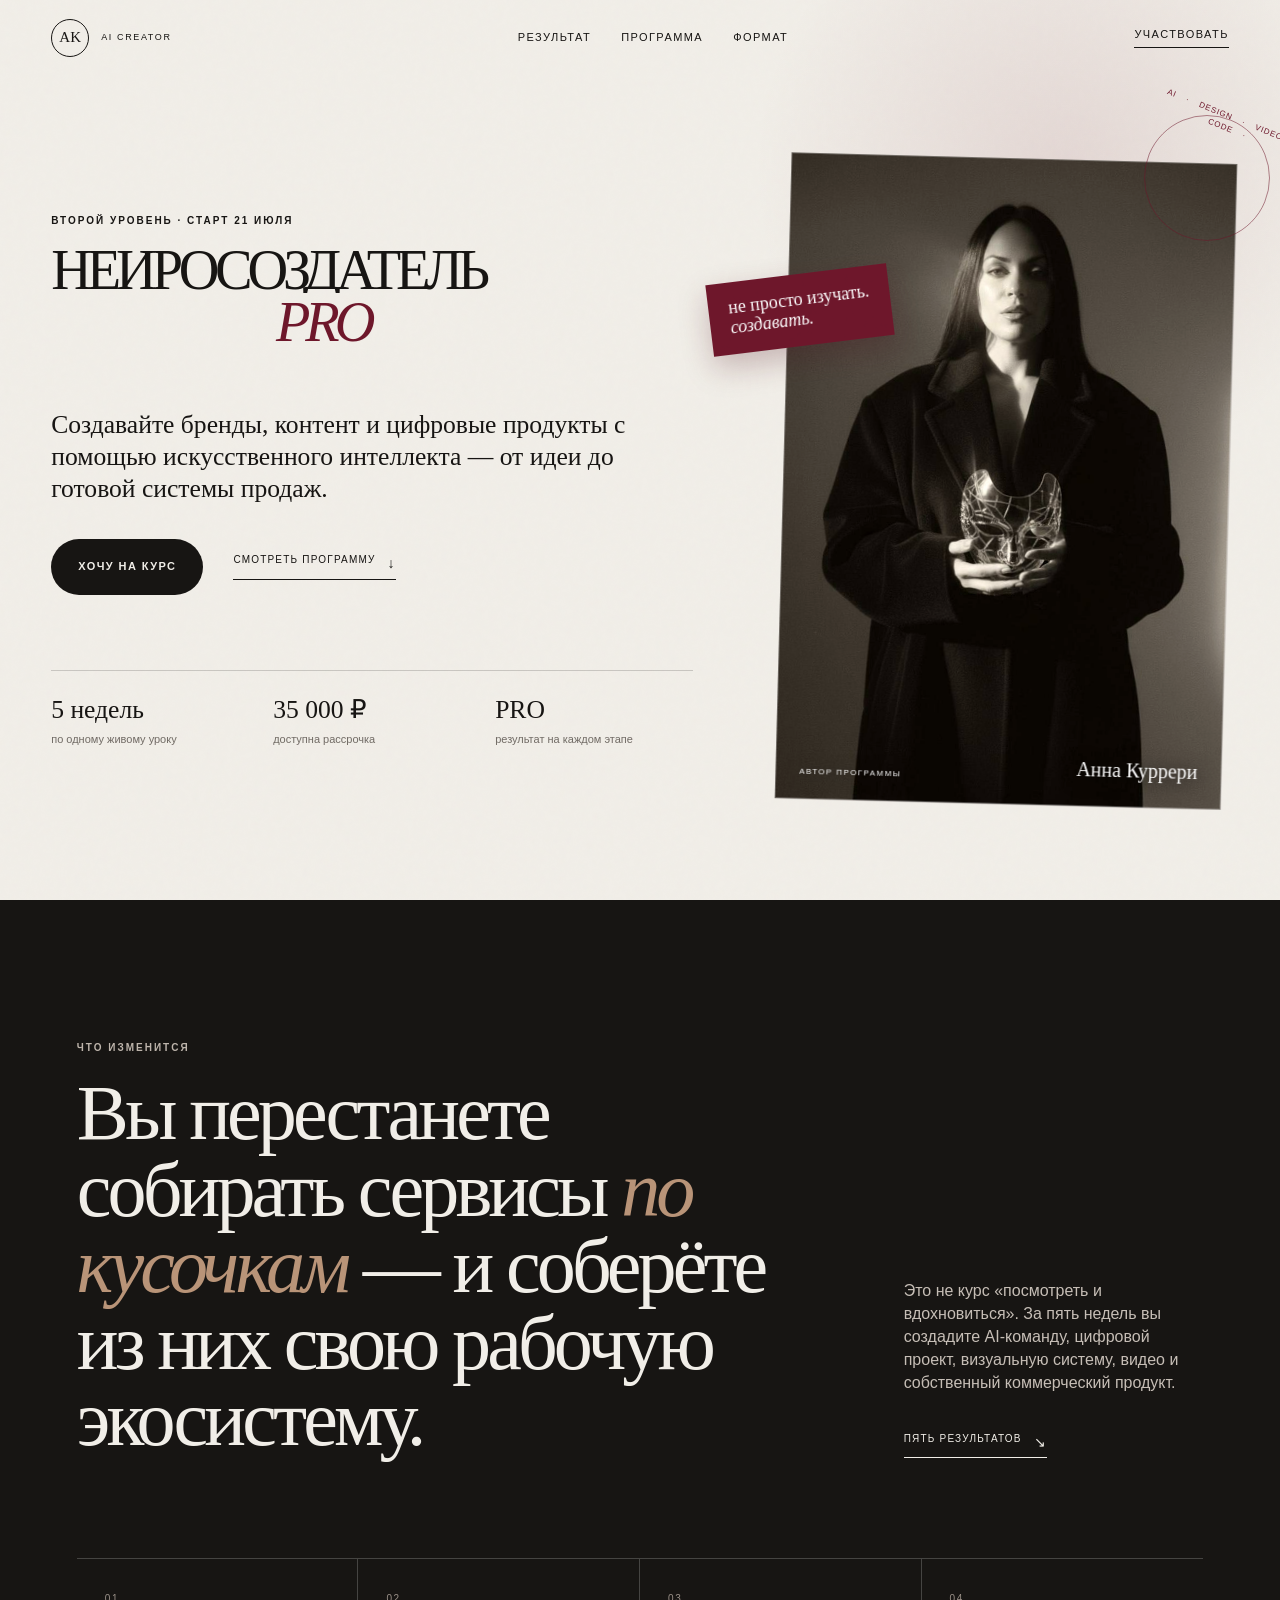
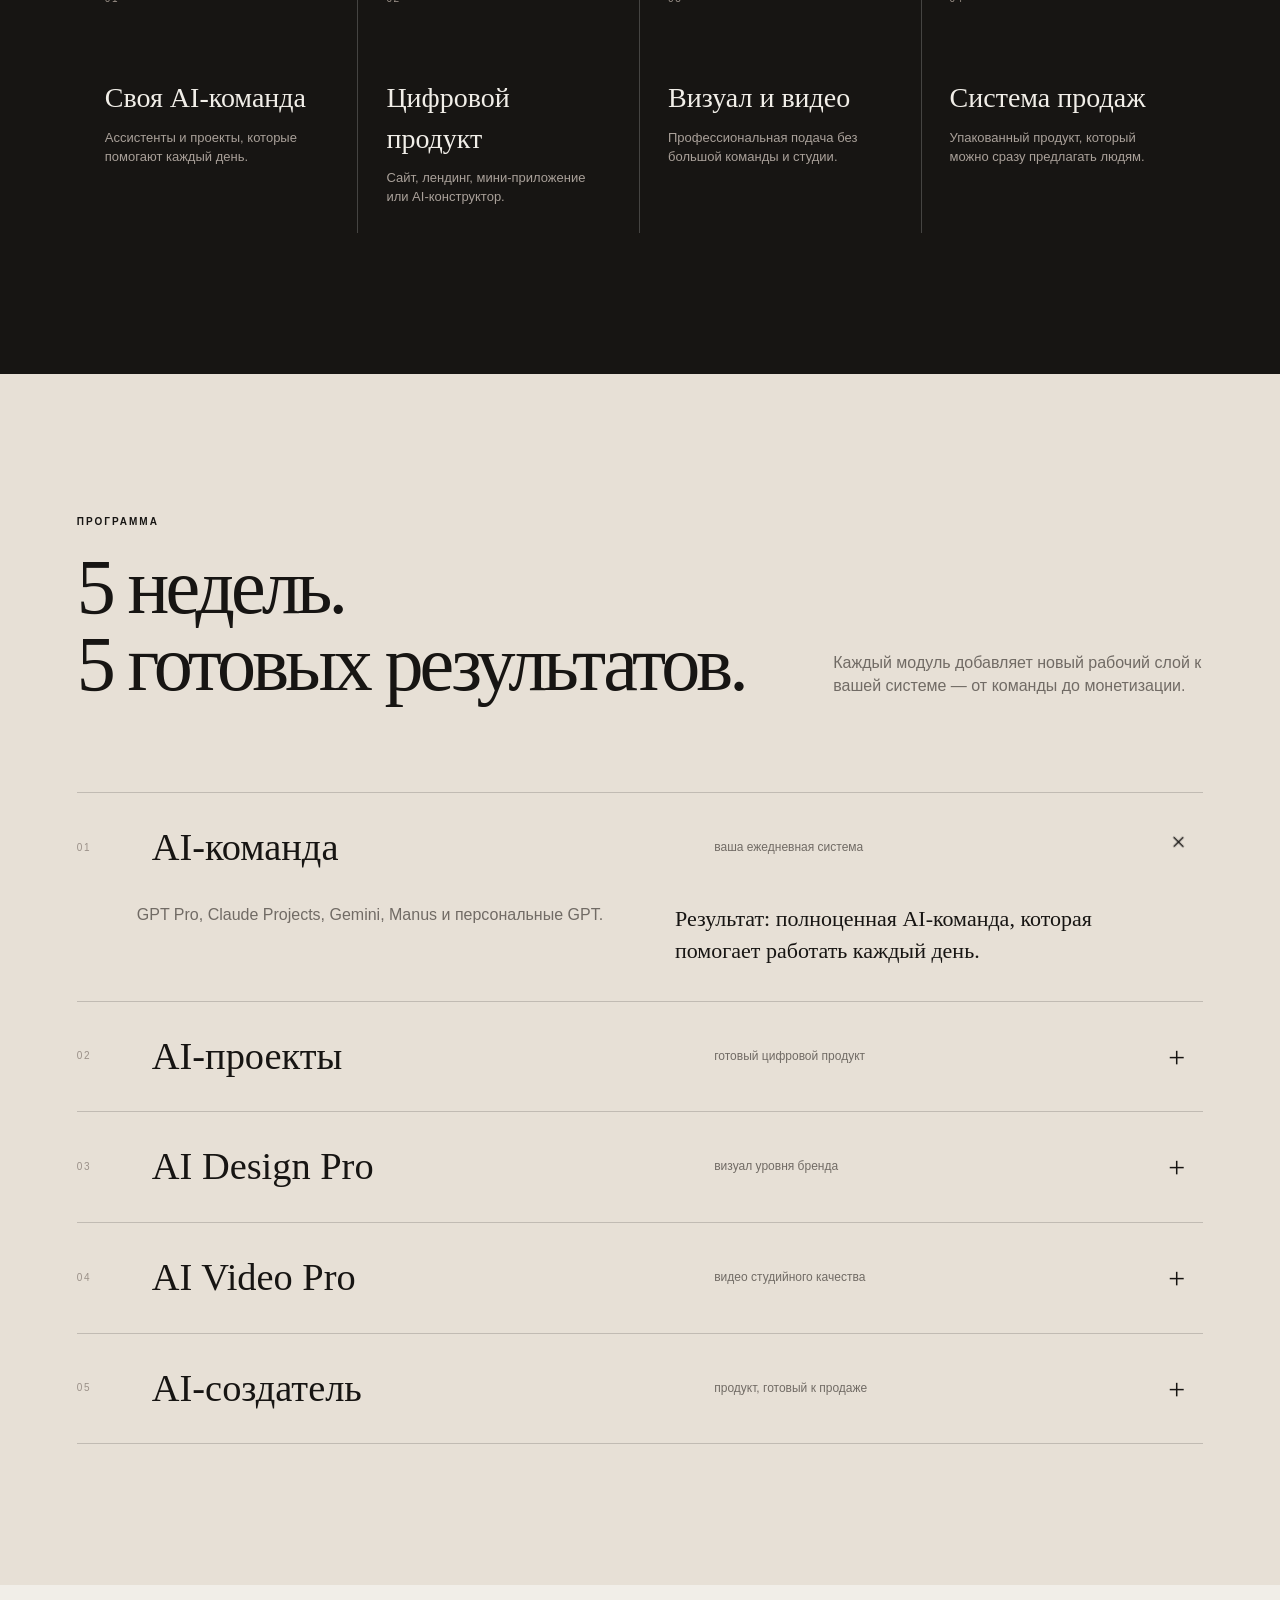
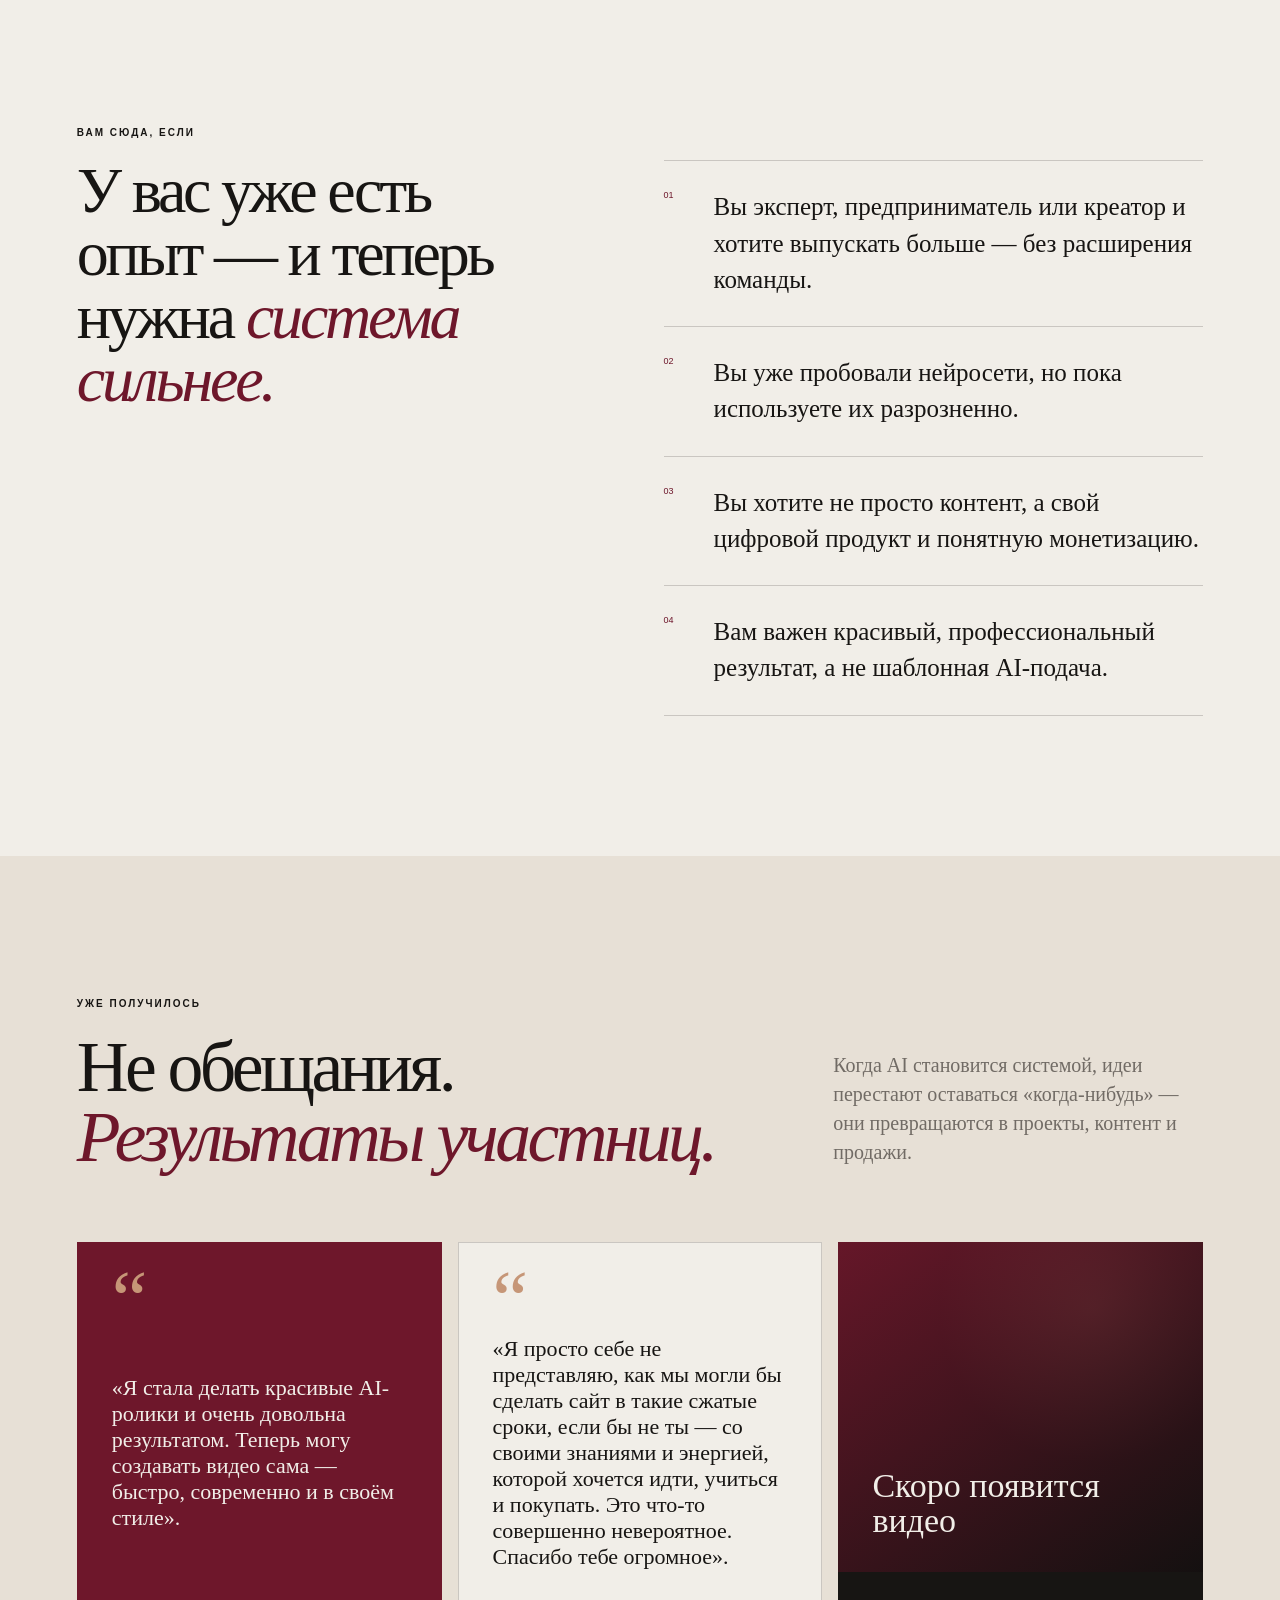
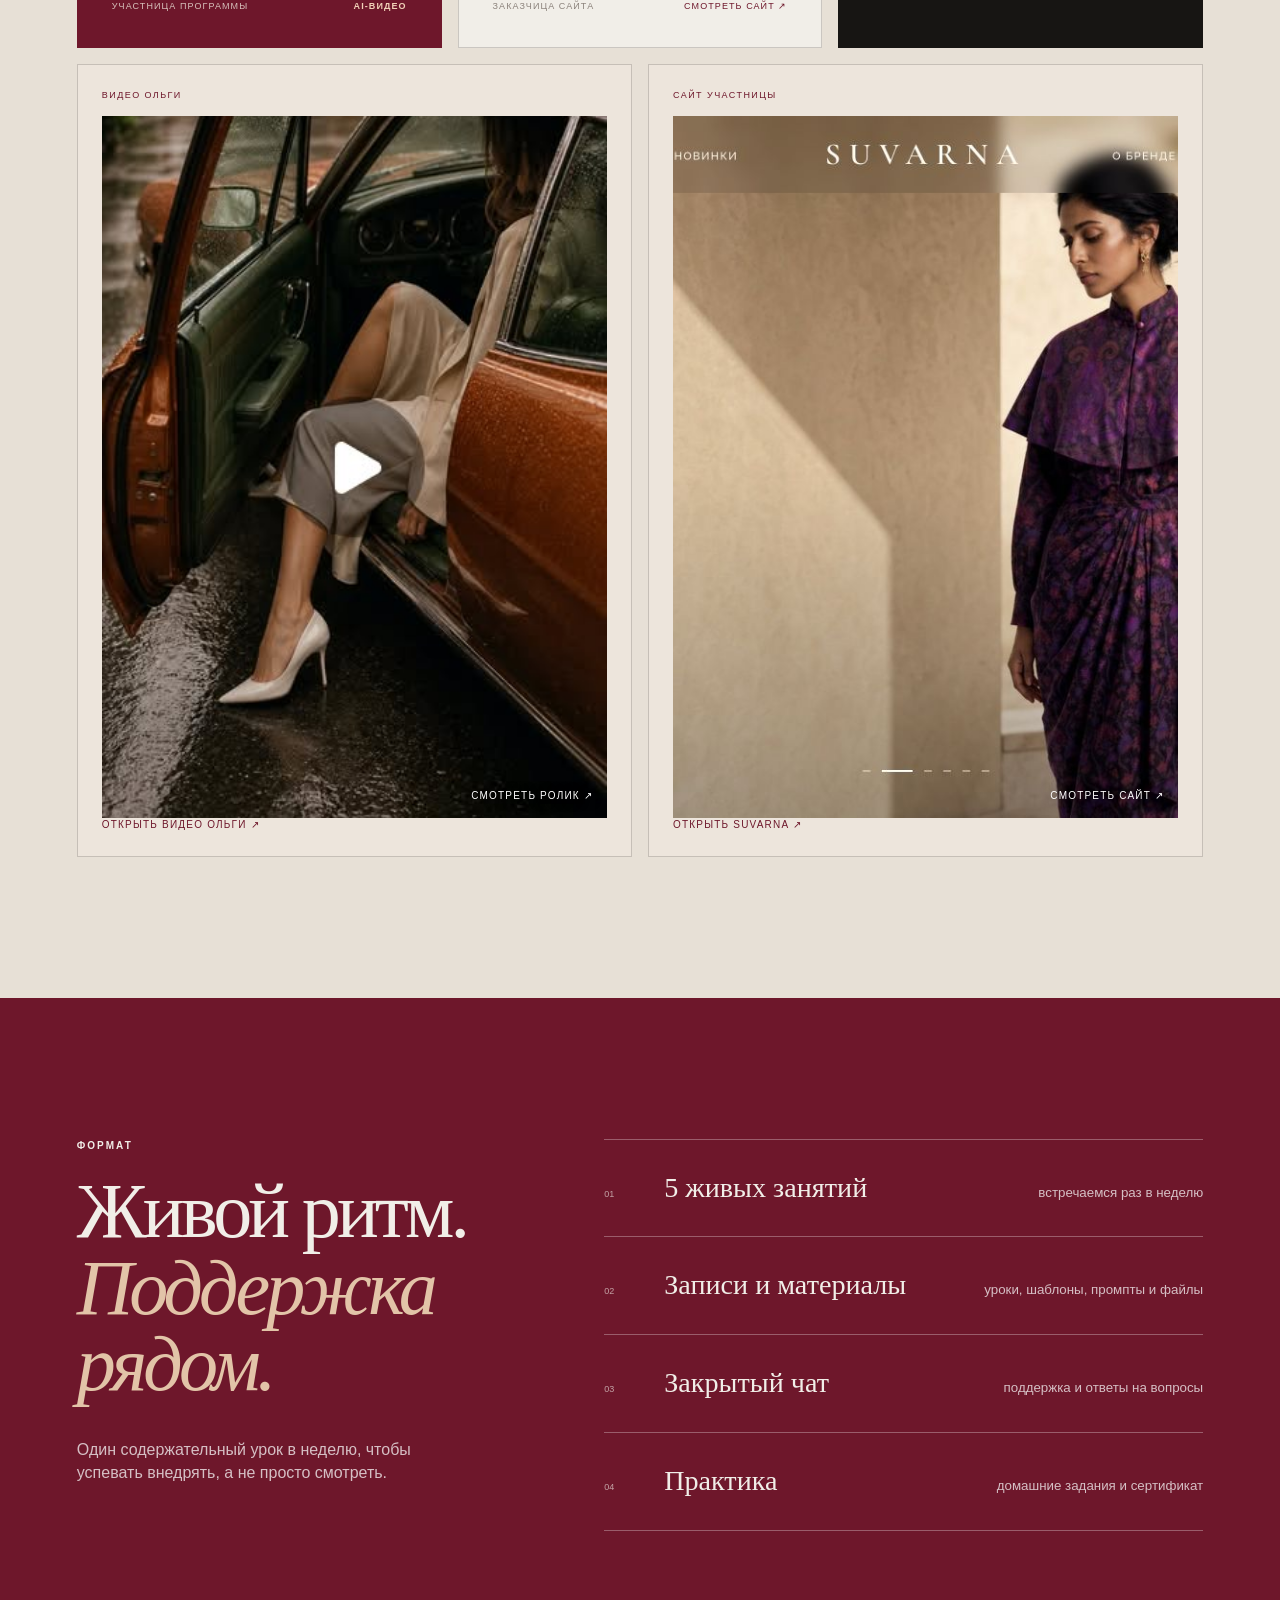
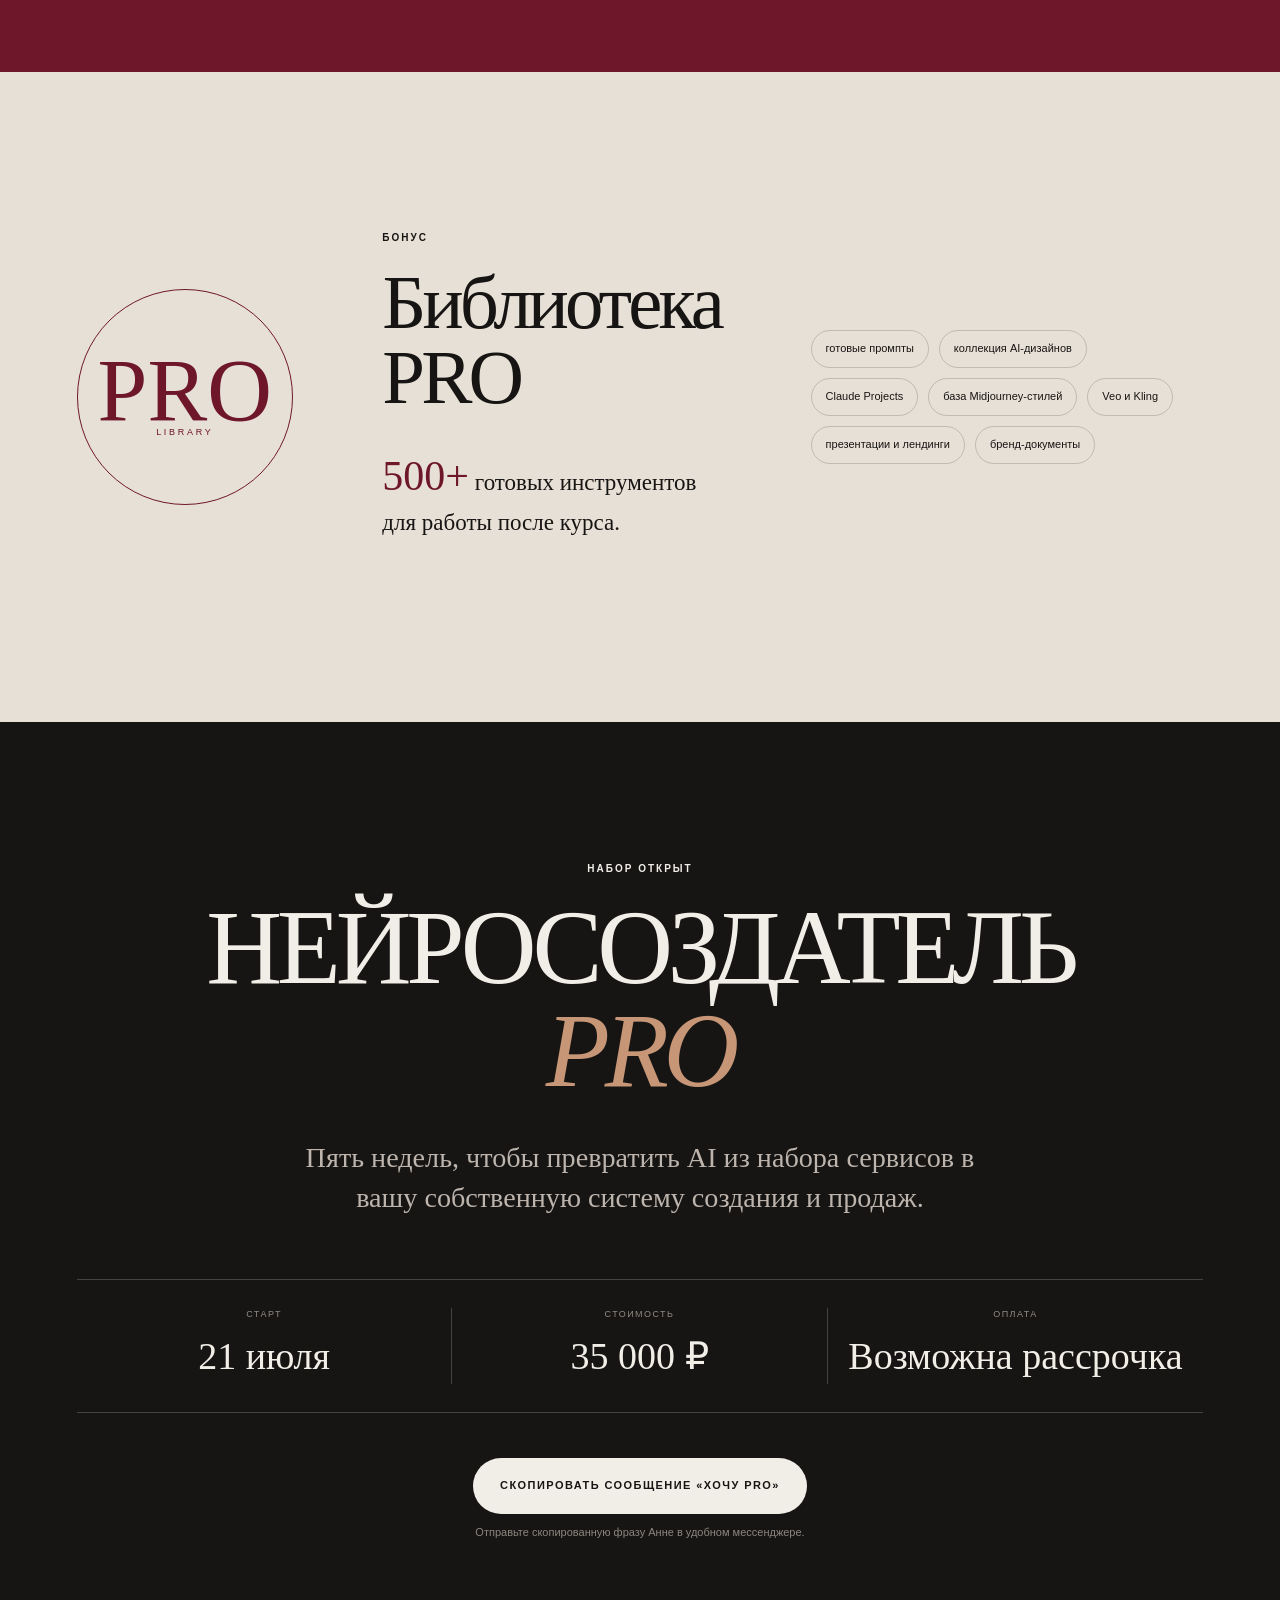
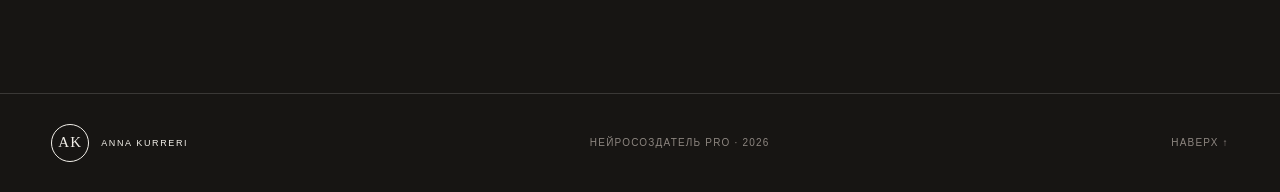
<file: index.html>
<!doctype html>
<html lang="ru">
<head>
  <meta charset="utf-8">
  <meta name="viewport" content="width=device-width, initial-scale=1">
  <meta name="description" content="НЕЙРОСОЗДАТЕЛЬ PRO — пяти-недельная программа Анны Куррери о создании брендов, контента и цифровых проектов с помощью искусственного интеллекта.">
  <meta name="theme-color" content="#f1eee8">
  <title>НЕЙРОСОЗДАТЕЛЬ PRO — Анна Куррери</title>
  <style>
:root {
  --ivory: #f1eee8;
  --paper: #e7e0d6;
  --ink: #171513;
  --muted: #716b65;
  --wine: #6e172b;
  --wine-dark: #4d0e1d;
  --line: rgba(23, 21, 19, 0.18);
  --serif: Georgia, "Times New Roman", serif;
  --sans: Inter, -apple-system, BlinkMacSystemFont, "Segoe UI", sans-serif;
}

* { box-sizing: border-box; }
html { scroll-behavior: smooth; overflow-x: clip; }
body {
  margin: 0;
  color: var(--ink);
  background: var(--ivory);
  font-family: var(--sans);
  font-size: 16px;
  line-height: 1.45;
  overflow-x: hidden;
}
a { color: inherit; }
button { font: inherit; }
.grain {
  position: fixed;
  inset: 0;
  pointer-events: none;
  z-index: 100;
  opacity: .12;
  background-image: url("data:image/svg+xml,%3Csvg viewBox='0 0 180 180' xmlns='http://www.w3.org/2000/svg'%3E%3Cfilter id='n'%3E%3CfeTurbulence type='fractalNoise' baseFrequency='.72' numOctaves='3' stitchTiles='stitch'/%3E%3C/filter%3E%3Crect width='100%25' height='100%25' filter='url(%23n)' opacity='.18'/%3E%3C/svg%3E");
  mix-blend-mode: multiply;
}

.site-header {
  position: fixed;
  top: 0;
  left: 0;
  right: 0;
  z-index: 90;
  height: 76px;
  padding: 0 clamp(20px, 4vw, 64px);
  display: flex;
  align-items: center;
  justify-content: space-between;
  transition: background .35s, border-color .35s, transform .35s;
  border-bottom: 1px solid transparent;
  animation: headerIn .65s .05s cubic-bezier(.2,.75,.2,1) both;
}
.site-header.is-scrolled { background: rgba(241, 238, 232, .88); backdrop-filter: blur(18px); border-color: var(--line); }
.brand { display: inline-flex; align-items: center; gap: 12px; text-decoration: none; }
.brand span { width: 38px; height: 38px; display: grid; place-items: center; border: 1px solid currentColor; border-radius: 50%; font-family: var(--serif); font-size: 15px; }
.brand small { text-transform: uppercase; letter-spacing: .18em; font-size: 9px; }
nav { display: flex; gap: 30px; }
nav a, .header-cta { font-size: 11px; text-transform: uppercase; letter-spacing: .13em; text-decoration: none; }
.header-cta { padding-bottom: 5px; border-bottom: 1px solid; }

.hero {
  min-height: 100svh;
  padding: 112px clamp(20px, 4vw, 64px) 50px;
  display: grid;
  grid-template-columns: minmax(0, 1.18fr) minmax(350px, .82fr);
  align-items: center;
  gap: clamp(42px, 7vw, 110px);
  background: radial-gradient(circle at 83% 19%, rgba(110, 23, 43, .11), transparent 24%), var(--ivory);
}
.hero-copy { position: relative; z-index: 2; min-width: 0; }
.eyebrow, .section-label { margin: 0 0 20px; font-size: 10px; text-transform: uppercase; letter-spacing: .2em; font-weight: 600; }
.hero-eyebrow { animation: introRise .6s .18s cubic-bezier(.2,.75,.2,1) both; }
.hero h1 {
  max-width: 720px;
  margin: 0;
  font-family: var(--serif);
  font-size: clamp(46px, 4.4vw, 78px);
  font-weight: 400;
  line-height: .77;
  letter-spacing: -.09em;
}
.title-main { display: block; animation: titleWipe 1.05s .38s cubic-bezier(.16,.75,.18,1) both; }
.hero h1 em { display: block; margin: .16em 0 0 35%; color: var(--wine); font-weight: 400; transform-origin: 20% 50%; animation: proStamp .75s .92s cubic-bezier(.18,.9,.25,1.15) both; }
.hero-lead { max-width: 620px; margin: clamp(32px, 5vw, 64px) 0 0; font-family: var(--serif); font-size: clamp(21px, 2vw, 31px); line-height: 1.25; }
.hero-intro-copy { animation: introRise .7s 1.08s cubic-bezier(.2,.75,.2,1) both; }
.hero-actions { margin-top: 34px; display: flex; align-items: center; gap: 30px; flex-wrap: wrap; }
.hero-intro-actions { animation: introRise .65s 1.28s cubic-bezier(.2,.75,.2,1) both; }
.button { min-height: 56px; padding: 0 27px; display: inline-flex; align-items: center; justify-content: center; border: 0; border-radius: 100px; text-transform: uppercase; letter-spacing: .13em; font-size: 11px; font-weight: 700; cursor: pointer; text-decoration: none; transition: transform .25s, background .25s, color .25s; }
.button:hover { transform: translateY(-3px); }
.button-dark { color: var(--ivory); background: var(--ink); }
.button-dark:hover { background: var(--wine); }
.text-link { display: inline-flex; gap: 12px; text-transform: uppercase; letter-spacing: .12em; font-size: 10px; text-decoration: none; border-bottom: 1px solid; padding-bottom: 5px; }
.text-link span { font-size: 14px; }
.hero-facts { margin: clamp(40px, 6vw, 75px) 0 0; padding-top: 20px; border-top: 1px solid var(--line); display: grid; grid-template-columns: repeat(3, 1fr); gap: 24px; }
.hero-intro-facts { animation: introRise .65s 1.48s cubic-bezier(.2,.75,.2,1) both; }
.hero-facts div { display: grid; gap: 4px; }
.hero-facts dt { font-family: var(--serif); font-size: clamp(20px, 2vw, 28px); }
.hero-facts dd { margin: 0; color: var(--muted); font-size: 11px; }

.hero-visual { --hero-depth: 0px; position: relative; width: min(100%, 540px); min-width: 0; justify-self: end; perspective: 1000px; animation: visualIn 1s .36s cubic-bezier(.16,.75,.18,1) both; }
.photo-frame { position: relative; z-index: 2; overflow: hidden; aspect-ratio: .69; background: #2c2927; transform: rotate(1.5deg); box-shadow: 0 35px 80px rgba(38, 24, 25, .22); transition: transform .15s linear; animation: photoReveal 1.2s .45s cubic-bezier(.16,.75,.18,1) both; }
.photo-frame img { width: 100%; height: 100%; display: block; object-fit: cover; filter: sepia(.08) contrast(1.04); transform: translateY(var(--photo-depth, 0px)) scale(var(--photo-scale, 1.025)); transition: transform .15s linear; }
.photo-frame::before { content: ""; position: absolute; z-index: 3; top: -30%; bottom: -30%; left: -80%; width: 42%; background: linear-gradient(90deg, transparent, rgba(255,255,255,.38), transparent); transform: rotate(13deg); pointer-events: none; animation: lightSweep 1.05s 1.42s ease-in-out both; mix-blend-mode: screen; }
.photo-frame::after { content: ""; position: absolute; z-index: 5; inset: 0; border: 1px solid rgba(255,255,255,.28); pointer-events: none; }
.photo-caption { position: absolute; z-index: 4; left: 24px; right: 24px; bottom: 22px; color: #fff; display: flex; align-items: end; justify-content: space-between; gap: 20px; text-shadow: 0 2px 20px #000; animation: captionIn .6s 1.35s ease both; }
.photo-caption span { font-size: 8px; text-transform: uppercase; letter-spacing: .18em; }
.photo-caption strong { font-family: var(--serif); font-weight: 400; font-size: 20px; }
.floating-note { position: absolute; z-index: 6; left: -74px; top: 18%; padding: 16px 20px; background: var(--wine); color: #fff; font-family: var(--serif); font-size: 18px; line-height: 1.1; transform: rotate(-7deg); box-shadow: 0 12px 30px rgba(76, 14, 29, .25); animation: noteIn .62s 1.62s cubic-bezier(.18,.9,.25,1.15) both, float 5s 2.24s ease-in-out infinite; }
.floating-note strong { font-style: italic; font-weight: 400; }
.orbit { position: absolute; z-index: 3; top: -43px; right: -41px; width: 126px; height: 126px; border-radius: 50%; border: 1px solid rgba(110, 23, 43, .5); animation: orbitIn .65s 1.45s ease both, spin 15s 2.1s linear infinite; }
.orbit span { position: absolute; inset: -9px; color: var(--wine); font-size: 8px; letter-spacing: .1em; word-spacing: 8px; text-align: center; transform: rotate(22deg); }

.section { padding: clamp(90px, 11vw, 170px) clamp(20px, 6vw, 95px); }
.manifesto { background: var(--ink); color: var(--ivory); }
.manifesto .section-label { color: #bdb4ab; }
.manifesto-grid { display: grid; grid-template-columns: minmax(0, 1.4fr) minmax(280px, .6fr); gap: 10vw; align-items: end; }
.manifesto h2, .section-heading h2, .who h2, .format h2, .bonus h2, .join h2 { margin: 0; font-family: var(--serif); font-weight: 400; font-size: clamp(42px, 6.1vw, 94px); line-height: .98; letter-spacing: -.05em; }
.manifesto h2 i, .who h2 i, .format h2 i, .join h2 i { color: #b99478; font-weight: 400; }
.manifesto-copy { max-width: 430px; }
.manifesto-copy p { margin: 0 0 30px; color: #c6beb6; font-size: 16px; }
.outcomes { margin-top: 100px; display: grid; grid-template-columns: repeat(4, 1fr); border-top: 1px solid rgba(255,255,255,.2); }
.outcome { min-height: 240px; padding: 26px 28px; border-right: 1px solid rgba(255,255,255,.2); }
.outcome:last-child { border: 0; }
.outcome span, .module-number { font-size: 10px; letter-spacing: .16em; color: #9a9088; }
.outcome h3 { margin: 70px 0 10px; font-family: var(--serif); font-weight: 400; font-size: 28px; }
.outcome p { margin: 0; color: #a9a099; font-size: 13px; }

.program { background: var(--paper); }
.section-heading { display: grid; grid-template-columns: 1fr minmax(280px, 370px); gap: 80px; align-items: end; margin-bottom: 90px; }
.section-heading > p { margin: 0 0 5px; color: var(--muted); }
.module { border-top: 1px solid var(--line); }
.module:last-child { border-bottom: 1px solid var(--line); }
.module-head { width: 100%; padding: 27px 0; display: grid; grid-template-columns: 55px minmax(220px, 1fr) minmax(200px, .8fr) 35px; gap: 20px; align-items: center; text-align: left; color: inherit; background: transparent; border: 0; cursor: pointer; }
.module-head h3 { margin: 0; font-family: var(--serif); font-weight: 400; font-size: clamp(27px, 3vw, 43px); transition: color .2s; }
.module-head:hover h3 { color: var(--wine); }
.module-result { color: var(--muted); font-size: 12px; }
.plus { font-family: var(--serif); font-size: 30px; font-weight: 200; transition: transform .3s; }
.module-head[aria-expanded="true"] .plus { transform: rotate(45deg); }
.module-body { overflow: hidden; }
.module-body > div { padding: 0 60px 34px; display: grid; grid-template-columns: minmax(220px, 1fr) minmax(280px, 1fr); gap: 70px; }
.module-body p { margin: 0; color: var(--muted); }
.module-body strong { font-family: var(--serif); font-size: 22px; font-weight: 400; }

.who { background: var(--ivory); }
.who-grid { display: grid; grid-template-columns: minmax(300px, .85fr) minmax(400px, 1fr); gap: clamp(60px, 10vw, 160px); align-items: start; }
.who h2 { font-size: clamp(44px, 5vw, 75px); }
.who h2 i { color: var(--wine); }
.who-list { border-top: 1px solid var(--line); }
.who-list p { margin: 0; padding: 28px 0; display: grid; grid-template-columns: 50px 1fr; border-bottom: 1px solid var(--line); font-family: var(--serif); font-size: clamp(19px, 2vw, 25px); }
.who-list span { font-family: var(--sans); font-size: 9px; color: var(--wine); }

.testimonials { background: var(--paper); }
.testimonials .section-heading { margin-bottom: 70px; }
.testimonials h2 { font-size: clamp(44px, 5.6vw, 78px); }
.testimonials h2 i { color: var(--wine); }
.testimonials .section-heading > p { max-width: 370px; align-self: end; font-family: var(--serif); font-size: 20px; }
.testimonials-grid { display: grid; grid-template-columns: repeat(6, 1fr); gap: 16px; }
.testimonial-card { grid-column: span 2; min-height: 330px; padding: 34px; display: flex; flex-direction: column; justify-content: space-between; border: 1px solid var(--line); background: var(--ivory); }
.testimonial-card-dark { background: var(--wine); color: var(--ivory); border-color: var(--wine); }
.testimonial-mark { font: 80px/ .55 var(--serif); color: #c69677; }
.testimonial-card p { margin: 15px 0 30px; font: 22px/1.18 var(--serif); }
.testimonial-meta { display: flex; justify-content: space-between; gap: 12px; align-items: end; font-size: 9px; text-transform: uppercase; letter-spacing: .12em; color: #8b827b; }
.testimonial-card-dark .testimonial-meta { color: #d8c3bd; }
.testimonial-meta a { color: var(--wine); text-decoration: none; }
.testimonial-card-dark .testimonial-meta strong { color: #f0d0b7; }
.testimonial-video-card { padding: 0; border: 0; background: var(--ink); color: var(--ivory); overflow: hidden; }
.video-placeholder { min-height: 330px; padding: 34px; display: flex; flex-direction: column; justify-content: flex-end; background: linear-gradient(145deg, rgba(110,23,43,.9), rgba(20,16,16,.92)), radial-gradient(circle at 70% 20%, #c69677, transparent 42%); }
.video-placeholder strong { font: 34px/1.03 var(--serif); font-weight: 400; }
.testimonial-instagram-card, .testimonial-project-card { grid-column: span 3; padding: 24px; justify-content: flex-start; background: #ede5dc; }
.instagram-label { margin-bottom: 14px; color: var(--wine); font-size: 9px; text-transform: uppercase; letter-spacing: .16em; }
.instagram-cover { position: relative; display: block; overflow: hidden; aspect-ratio: .72; background: #2b2420; }
.instagram-cover img { width: 100%; height: 100%; display: block; object-fit: cover; transition: transform .5s ease; }
.instagram-cover:hover img { transform: scale(1.04); }
.instagram-cover span { position: absolute; right: 14px; bottom: 14px; color: #fff; font-size: 10px; text-transform: uppercase; letter-spacing: .12em; text-shadow: 0 2px 12px rgba(0,0,0,.8); }
.project-cover { position: relative; display: block; overflow: hidden; aspect-ratio: .72; background: #2b2420; }
.project-cover img { width: 100%; height: 100%; display: block; object-fit: cover; transition: transform .5s ease; }
.project-cover:hover img { transform: scale(1.04); }
.project-cover span { position: absolute; right: 14px; bottom: 14px; color: #fff; font-size: 10px; text-transform: uppercase; letter-spacing: .12em; text-shadow: 0 2px 12px rgba(0,0,0,.8); }
.instagram-media { width: 100%; min-height: 205px; margin: 0 !important; background: #ded2c8; display: grid; place-items: center; overflow: hidden; }
.instagram-media a { color: var(--wine); font: 18px var(--serif); text-decoration: none; text-align: center; padding: 20px; }
.testimonial-instagram-link { margin-top: auto; color: var(--wine); font-size: 10px; text-transform: uppercase; letter-spacing: .12em; text-decoration: none; }

.author-project { background: var(--ivory); }
.author-project-grid { max-width: 1180px; margin: 0 auto; display: grid; grid-template-columns: minmax(340px, 1fr); gap: clamp(45px, 9vw, 130px); align-items: center; }
.author-portrait { margin: 0; }
.author-portrait img { width: 100%; max-height: 560px; display: block; object-fit: cover; object-position: center; filter: sepia(.06) contrast(1.02); }
.author-portrait figcaption { padding-top: 14px; color: var(--muted); font-size: 10px; text-transform: uppercase; letter-spacing: .14em; }
.project-note h2 { max-width: 580px; margin: 0 0 36px; font-family: var(--serif); font-size: clamp(42px, 5.3vw, 76px); line-height: .98; font-weight: 400; letter-spacing: -.05em; }
.project-note h2 i { color: var(--wine); font-weight: 400; }
.project-preview { display: block; position: relative; overflow: hidden; color: var(--ivory); text-decoration: none; box-shadow: 0 24px 60px rgba(38,24,25,.16); }
.project-preview img { width: 100%; aspect-ratio: 1.75; display: block; object-fit: cover; transition: transform .5s ease; }
.project-preview:hover img { transform: scale(1.03); }
.project-preview span { position: absolute; left: 18px; bottom: 16px; font-size: 10px; text-transform: uppercase; letter-spacing: .14em; text-shadow: 0 2px 12px rgba(0,0,0,.8); }

.format { background: var(--wine); color: var(--ivory); }
.format-card { display: grid; grid-template-columns: minmax(300px, .8fr) minmax(380px, 1.2fr); gap: clamp(50px, 10vw, 150px); }
.format-intro > p:last-child { max-width: 470px; margin-top: 35px; color: #d5bfc4; }
.format h2 i { color: #e2c4a8; }
.format-facts { border-top: 1px solid rgba(255,255,255,.3); }
.format-facts div { padding: 28px 0; display: grid; grid-template-columns: 40px 1fr auto; gap: 20px; border-bottom: 1px solid rgba(255,255,255,.3); align-items: baseline; }
.format-facts span { font-size: 9px; opacity: .65; }
.format-facts strong { font-family: var(--serif); font-size: clamp(21px, 2.2vw, 31px); font-weight: 400; }
.format-facts small { color: #d5bfc4; }

.bonus { min-height: 650px; display: grid; grid-template-columns: .55fr .85fr 1fr; gap: clamp(35px, 7vw, 100px); align-items: center; background: var(--paper); }
.bonus-stamp { width: min(280px, 100%); aspect-ratio: 1; border: 1px solid var(--wine); border-radius: 50%; display: grid; place-content: center; text-align: center; color: var(--wine); animation: pulse 5s ease-in-out infinite; }
.bonus-stamp span { font-family: var(--serif); font-size: clamp(58px, 7vw, 100px); line-height: .8; }
.bonus-stamp small { text-transform: uppercase; letter-spacing: .3em; font-size: 9px; }
.bonus h2 { font-size: clamp(50px, 6vw, 88px); }
.bonus-lead { max-width: 380px; margin-top: 30px; font-family: var(--serif); font-size: 23px; }
.bonus-lead strong { color: var(--wine); font-size: 42px; font-weight: 400; }
.bonus-list { display: flex; flex-wrap: wrap; gap: 10px; }
.bonus-list span { padding: 10px 14px; border: 1px solid var(--line); border-radius: 100px; font-size: 11px; }

.join { background: var(--ink); color: var(--ivory); }
.join-card { max-width: 1180px; margin: 0 auto; text-align: center; }
.join h2 { font-size: clamp(48px, 8.2vw, 130px); }
.join h2 i { display: block; color: #c69677; }
.join-subtitle { max-width: 680px; margin: 35px auto 60px; color: #bcb4ad; font-family: var(--serif); font-size: clamp(20px, 2.2vw, 30px); }
.join-details { padding: 28px 0; display: grid; grid-template-columns: repeat(3, 1fr); border-top: 1px solid rgba(255,255,255,.2); border-bottom: 1px solid rgba(255,255,255,.2); }
.join-details div { padding: 0 20px; display: grid; gap: 8px; border-right: 1px solid rgba(255,255,255,.2); }
.join-details div:last-child { border: 0; }
.join-details small { color: #938b85; text-transform: uppercase; letter-spacing: .16em; font-size: 9px; }
.join-details strong { font-family: var(--serif); font-size: clamp(23px, 3vw, 38px); font-weight: 400; }
.button-light { margin-top: 45px; background: var(--ivory); color: var(--ink); }
.button-light:hover { background: #c69677; }
.join-note { color: #8d8680; font-size: 11px; }

footer { padding: 30px clamp(20px, 4vw, 64px); display: flex; align-items: center; justify-content: space-between; background: var(--ink); color: #8d8680; border-top: 1px solid rgba(255,255,255,.15); font-size: 10px; text-transform: uppercase; letter-spacing: .12em; }
.brand-footer { color: var(--ivory); }
footer a { text-decoration: none; }

.reveal { opacity: 0; transform: translateY(28px); transition: opacity .8s cubic-bezier(.2,.7,.2,1), transform .8s cubic-bezier(.2,.7,.2,1); }
.reveal.in-view { opacity: 1; transform: none; }
.outcomes .reveal:nth-child(2), .who-list .reveal:nth-child(2) { transition-delay: .08s; }
.outcomes .reveal:nth-child(3), .who-list .reveal:nth-child(3) { transition-delay: .16s; }
.outcomes .reveal:nth-child(4), .who-list .reveal:nth-child(4) { transition-delay: .24s; }

@keyframes float { 0%,100% { transform: rotate(-7deg) translateY(0); } 50% { transform: rotate(-4deg) translateY(-12px); } }
@keyframes spin { to { transform: rotate(360deg); } }
@keyframes pulse { 0%,100% { transform: scale(1) rotate(-3deg); } 50% { transform: scale(1.04) rotate(2deg); } }
@keyframes headerIn { from { opacity: 0; transform: translateY(-18px); } to { opacity: 1; transform: none; } }
@keyframes introRise { from { opacity: 0; transform: translateY(22px); } to { opacity: 1; transform: none; } }
@keyframes titleWipe { from { opacity: 0; clip-path: inset(0 100% 0 0); transform: translateX(-24px); } to { opacity: 1; clip-path: inset(0); transform: none; } }
@keyframes proStamp { from { opacity: 0; transform: translate(45px, 12px) rotate(7deg) scale(.86); } to { opacity: 1; transform: none; } }
@keyframes visualIn { from { opacity: 0; transform: translate(42px, calc(var(--hero-depth) + 22px)); } to { opacity: 1; transform: translateY(var(--hero-depth)); } }
@keyframes photoReveal { from { clip-path: inset(0 100% 0 0); transform: rotate(5deg) scale(.96); } to { clip-path: inset(0); transform: rotate(1.5deg) scale(1); } }
@keyframes captionIn { from { opacity: 0; transform: translateY(12px); } to { opacity: 1; transform: none; } }
@keyframes lightSweep { 0% { left: -80%; opacity: 0; } 18% { opacity: .75; } 100% { left: 140%; opacity: 0; } }
@keyframes noteIn { from { opacity: 0; transform: translate(-28px, 18px) rotate(-16deg) scale(.82); } to { opacity: 1; transform: rotate(-7deg); } }
@keyframes orbitIn { from { opacity: 0; transform: scale(.72) rotate(-35deg); } to { opacity: 1; transform: scale(1) rotate(0); } }

@media (max-width: 980px) {
  nav { display: none; }
  .hero { grid-template-columns: 1fr; padding-top: 130px; }
  .hero-copy { order: 1; }
  .hero-visual { order: 2; justify-self: center; margin-top: 30px; width: min(78vw, 520px); }
  .manifesto-grid, .section-heading, .who-grid, .format-card { grid-template-columns: 1fr; gap: 45px; }
  .outcomes { grid-template-columns: repeat(2, 1fr); }
  .outcome:nth-child(2) { border-right: 0; }
  .outcome:nth-child(-n+2) { border-bottom: 1px solid rgba(255,255,255,.2); }
  .bonus { grid-template-columns: .65fr 1.35fr; }
  .bonus-list { grid-column: 1 / -1; }
}

@media (max-width: 640px) {
  .site-header { height: 65px; }
  .header-cta { font-size: 9px; }
  .brand small { display: none; }
  .hero { padding-top: 105px; }
  .hero h1 { font-size: clamp(34px, 9vw, 46px); line-height: .84; letter-spacing: -.065em; }
  .hero h1 em { margin-left: 25%; }
  .hero-facts { grid-template-columns: 1fr 1fr; }
  .hero-facts div:last-child { display: none; }
  .floating-note { left: -15px; font-size: 15px; }
  .testimonials-grid { grid-template-columns: 1fr; }
  .testimonial-card, .testimonial-instagram-card, .testimonial-project-card { grid-column: span 1; }
  .testimonial-card, .video-placeholder { min-height: 280px; }
  .testimonial-card p { font-size: 20px; }
  .orbit { right: -6px; }
  .orbit span { inset: 0; }
  .section { padding: 84px 20px; }
  .manifesto-grid { gap: 35px; }
  .outcomes { margin-top: 65px; grid-template-columns: 1fr; }
  .outcome { min-height: 0; border-right: 0; border-bottom: 1px solid rgba(255,255,255,.2); }
  .outcome h3 { margin-top: 35px; }
  .section-heading { margin-bottom: 55px; }
  .module-head { grid-template-columns: 34px 1fr 25px; gap: 10px; }
  .module-result { display: none; }
  .module-body > div { padding: 0 0 30px 44px; grid-template-columns: 1fr; gap: 18px; }
  .module-body strong { font-size: 19px; }
  .who-grid { grid-template-columns: 1fr; }
  .who-list p { grid-template-columns: 35px 1fr; }
  .format-card { grid-template-columns: 1fr; }
  .format-facts div { grid-template-columns: 30px 1fr; }
  .format-facts small { grid-column: 2; }
  .bonus { grid-template-columns: 1fr; text-align: center; }
  .bonus-stamp { width: 200px; margin: 0 auto; }
  .bonus-list { justify-content: center; }
  .author-project-grid { grid-template-columns: 1fr; gap: 45px; }
  .author-portrait img { max-height: 500px; }
  .join-details { grid-template-columns: 1fr; }
  .join h2 { font-size: clamp(34px, 9vw, 46px); letter-spacing: -.065em; }
  .join-details div { padding: 20px 0; border-right: 0; border-bottom: 1px solid rgba(255,255,255,.2); }
  .join-details div:last-child { border-bottom: 0; }
  .copy-cta { width: 100%; padding-inline: 18px; }
  footer { gap: 20px; }
  footer p { display: none; }
}

@media (prefers-reduced-motion: reduce) {
  html { scroll-behavior: auto; }
  *, *::before, *::after { animation-duration: .01ms !important; animation-iteration-count: 1 !important; transition-duration: .01ms !important; }
  .reveal { opacity: 1; transform: none; }
}

</style>
  
</head>
<body>
  <div class="grain" aria-hidden="true"></div>

  <header class="site-header" data-header>
    <a class="brand" href="#top" aria-label="На первый экран">
      <span>AK</span>
      <small>AI creator</small>
    </a>
    <nav aria-label="Основная навигация">
      <a href="#result">Результат</a>
      <a href="#program">Программа</a>
      <a href="#format">Формат</a>
    </nav>
    <a class="header-cta" href="#join">Участвовать</a>
  </header>

  <main>
    <section class="hero" id="top">
      <div class="hero-copy">
        <p class="eyebrow hero-eyebrow">Второй уровень · Старт 21 июля</p>
        <h1 class="hero-title">
          <span class="title-main">НЕЙРОСОЗДАТЕЛЬ</span>
          <em>PRO</em>
        </h1>
        <p class="hero-lead hero-intro-copy">Создавайте бренды, контент и цифровые продукты с помощью искусственного интеллекта — от идеи до готовой системы продаж.</p>
        <div class="hero-actions hero-intro-actions">
          <a class="button button-dark" href="#join">Хочу на курс</a>
          <a class="text-link" href="#program">Смотреть программу <span>↓</span></a>
        </div>
        <dl class="hero-facts hero-intro-facts">
          <div><dt>5 недель</dt><dd>по одному живому уроку</dd></div>
          <div><dt>35 000 ₽</dt><dd>доступна рассрочка</dd></div>
          <div><dt>PRO</dt><dd>результат на каждом этапе</dd></div>
        </dl>
      </div>

      <div class="hero-visual" data-tilt>
        <div class="photo-frame">
          <img src="[data-uri]" alt="Анна Куррери — автор программы НЕЙРОСОЗДАТЕЛЬ PRO">
          <div class="photo-caption">
            <span>Автор программы</span>
            <strong>Анна Куррери</strong>
          </div>
        </div>
        <div class="orbit orbit-one" aria-hidden="true"><span>AI · DESIGN · VIDEO · CODE ·</span></div>
        <div class="floating-note" aria-hidden="true">не просто изучать.<br><strong>создавать.</strong></div>
      </div>
    </section>

    <section class="manifesto section" id="result">
      <p class="section-label reveal">Что изменится</p>
      <div class="manifesto-grid">
        <h2 class="reveal">Вы перестанете собирать сервисы <i>по кусочкам</i> — и соберёте из них свою рабочую экосистему.</h2>
        <div class="manifesto-copy reveal">
          <p>Это не курс «посмотреть и вдохновиться». За пять недель вы создадите AI-команду, цифровой проект, визуальную систему, видео и собственный коммерческий продукт.</p>
          <a class="text-link" href="#program">Пять результатов <span>↘</span></a>
        </div>
      </div>
      <div class="outcomes">
        <article class="outcome reveal"><span>01</span><h3>Своя AI-команда</h3><p>Ассистенты и проекты, которые помогают каждый день.</p></article>
        <article class="outcome reveal"><span>02</span><h3>Цифровой продукт</h3><p>Сайт, лендинг, мини-приложение или AI-конструктор.</p></article>
        <article class="outcome reveal"><span>03</span><h3>Визуал и видео</h3><p>Профессиональная подача без большой команды и студии.</p></article>
        <article class="outcome reveal"><span>04</span><h3>Система продаж</h3><p>Упакованный продукт, который можно сразу предлагать людям.</p></article>
      </div>
    </section>

    <section class="program section" id="program">
      <div class="section-heading reveal">
        <div>
          <p class="section-label">Программа</p>
          <h2>5 недель.<br>5 готовых результатов.</h2>
        </div>
        <p>Каждый модуль добавляет новый рабочий слой к вашей системе — от команды до монетизации.</p>
      </div>

      <div class="module-list">
        <article class="module reveal">
          <button class="module-head" type="button" aria-expanded="true">
            <span class="module-number">01</span><h3>AI-команда</h3><span class="module-result">ваша ежедневная система</span><span class="plus">+</span>
          </button>
          <div class="module-body"><div><p>GPT Pro, Claude Projects, Gemini, Manus и персональные GPT.</p><strong>Результат: полноценная AI-команда, которая помогает работать каждый день.</strong></div></div>
        </article>
        <article class="module reveal">
          <button class="module-head" type="button" aria-expanded="false">
            <span class="module-number">02</span><h3>AI-проекты</h3><span class="module-result">готовый цифровой продукт</span><span class="plus">+</span>
          </button>
          <div class="module-body" hidden><div><p>Сайты, лендинги, мини-приложения, AI-конструкторы и генерация кода через Claude и GPT.</p><strong>Результат: готовый цифровой продукт.</strong></div></div>
        </article>
        <article class="module reveal">
          <button class="module-head" type="button" aria-expanded="false">
            <span class="module-number">03</span><h3>AI Design Pro</h3><span class="module-result">визуал уровня бренда</span><span class="plus">+</span>
          </button>
          <div class="module-body" hidden><div><p>Midjourney Pro, Pinterest-эстетика, fashion-визуал, каталоги, лукбуки и презентации.</p><strong>Результат: профессиональный визуал без дорогого фотографа.</strong></div></div>
        </article>
        <article class="module reveal">
          <button class="module-head" type="button" aria-expanded="false">
            <span class="module-number">04</span><h3>AI Video Pro</h3><span class="module-result">видео студийного качества</span><span class="plus">+</span>
          </button>
          <div class="module-body" hidden><div><p>Veo, Kling, Sora, цифровые аватары, персонажи и кинематографичный монтаж.</p><strong>Результат: видео студийного качества без съёмочной команды.</strong></div></div>
        </article>
        <article class="module reveal">
          <button class="module-head" type="button" aria-expanded="false">
            <span class="module-number">05</span><h3>AI-создатель</h3><span class="module-result">продукт, готовый к продаже</span><span class="plus">+</span>
          </button>
          <div class="module-body" hidden><div><p>Курс, PDF, чек-листы, книги, лид-магниты, продуктовая линейка, продажи и упаковка эксперта.</p><strong>Результат: коммерческий продукт, который можно сразу продавать.</strong></div></div>
        </article>
      </div>
    </section>

    <section class="who section">
      <p class="section-label reveal">Вам сюда, если</p>
      <div class="who-grid">
        <h2 class="reveal">У вас уже есть опыт — и теперь нужна <i>система сильнее.</i></h2>
        <div class="who-list">
          <p class="reveal"><span>01</span>Вы эксперт, предприниматель или креатор и хотите выпускать больше — без расширения команды.</p>
          <p class="reveal"><span>02</span>Вы уже пробовали нейросети, но пока используете их разрозненно.</p>
          <p class="reveal"><span>03</span>Вы хотите не просто контент, а свой цифровой продукт и понятную монетизацию.</p>
          <p class="reveal"><span>04</span>Вам важен красивый, профессиональный результат, а не шаблонная AI-подача.</p>
        </div>
      </div>
    </section>

    <section class="testimonials section" id="cases">
      <div class="section-heading reveal">
        <div>
          <p class="section-label">Уже получилось</p>
          <h2>Не обещания.<br><i>Результаты участниц.</i></h2>
        </div>
        <p>Когда AI становится системой, идеи перестают оставаться «когда-нибудь» — они превращаются в проекты, контент и продажи.</p>
      </div>
      <div class="testimonials-grid">
        <article class="testimonial-card testimonial-card-dark reveal">
          <span class="testimonial-mark">“</span>
          <p>«Я стала делать красивые AI-ролики и очень довольна результатом. Теперь могу создавать видео сама — быстро, современно и в своём стиле».</p>
          <div class="testimonial-meta"><span>Участница программы</span><strong>AI-видео</strong></div>
        </article>
        <article class="testimonial-card reveal">
          <span class="testimonial-mark">“</span>
          <p>«Я просто себе не представляю, как мы могли бы сделать сайт в такие сжатые сроки, если бы не ты — со своими знаниями и энергией, которой хочется идти, учиться и покупать. Это что-то совершенно невероятное. Спасибо тебе огромное».</p>
          <div class="testimonial-meta"><span>Заказчица сайта</span><a href="https://iamsuvarna.ru" target="_blank" rel="noopener">Смотреть сайт ↗</a></div>
        </article>
        <article class="testimonial-card testimonial-video-card reveal" data-video-slot>
          <div class="video-placeholder"><strong>Скоро появится видео</strong></div>
        </article>
        <article class="testimonial-card testimonial-instagram-card reveal">
          <div class="instagram-label">Видео Ольги</div>
          <a class="instagram-cover" href="https://www.instagram.com/olgai.art/reel/Danee3jMDl4/" target="_blank" rel="noopener">
            <img src="[data-uri]" alt="Кадр из ролика Ольги">
            <span>Смотреть ролик ↗</span>
          </a>
          <a class="testimonial-instagram-link" href="https://www.instagram.com/olgai.art/reel/Danee3jMDl4/" target="_blank" rel="noopener">Открыть видео Ольги ↗</a>
        </article>
        <article class="testimonial-card testimonial-project-card reveal">
          <div class="instagram-label">Сайт участницы</div>
          <a class="project-cover" href="https://iamsuvarna.ru" target="_blank" rel="noopener">
            <img src="[data-uri]" alt="Сайт SUVARNA — дизайнерская одежда">
            <span>Смотреть сайт ↗</span>
          </a>
          <a class="testimonial-instagram-link" href="https://iamsuvarna.ru" target="_blank" rel="noopener">Открыть SUVARNA ↗</a>
        </article>
      </div>
    </section>

    <section class="format section" id="format">
      <div class="format-card reveal">
        <div class="format-intro">
          <p class="section-label">Формат</p>
          <h2>Живой ритм.<br><i>Поддержка рядом.</i></h2>
          <p>Один содержательный урок в неделю, чтобы успевать внедрять, а не просто смотреть.</p>
        </div>
        <div class="format-facts">
          <div><span>01</span><strong>5 живых занятий</strong><small>встречаемся раз в неделю</small></div>
          <div><span>02</span><strong>Записи и материалы</strong><small>уроки, шаблоны, промпты и файлы</small></div>
          <div><span>03</span><strong>Закрытый чат</strong><small>поддержка и ответы на вопросы</small></div>
          <div><span>04</span><strong>Практика</strong><small>домашние задания и сертификат</small></div>
        </div>
      </div>
    </section>

    <section class="bonus section">
      <div class="bonus-stamp reveal" aria-hidden="true"><span>PRO</span><small>library</small></div>
      <div class="bonus-copy reveal">
        <p class="section-label">Бонус</p>
        <h2>Библиотека PRO</h2>
        <p class="bonus-lead"><strong>500+</strong> готовых инструментов для работы после курса.</p>
      </div>
      <div class="bonus-list reveal">
        <span>готовые промпты</span><span>коллекция AI-дизайнов</span><span>Claude Projects</span><span>база Midjourney-стилей</span><span>Veo и Kling</span><span>презентации и лендинги</span><span>бренд-документы</span>
      </div>
    </section>

    <section class="join section" id="join">
      <div class="join-card reveal">
        <p class="section-label">Набор открыт</p>
        <h2>НЕЙРОСОЗДАТЕЛЬ <i>PRO</i></h2>
        <p class="join-subtitle">Пять недель, чтобы превратить AI из набора сервисов в вашу собственную систему создания и продаж.</p>
        <div class="join-details">
          <div><small>Старт</small><strong>21 июля</strong></div>
          <div><small>Стоимость</small><strong>35 000 ₽</strong></div>
          <div><small>Оплата</small><strong>Возможна рассрочка</strong></div>
        </div>
        <button class="button button-light copy-cta" type="button" data-copy="Хочу на НЕЙРОСОЗДАТЕЛЬ PRO">Скопировать сообщение «Хочу PRO»</button>
        <p class="join-note" data-copy-status>Отправьте скопированную фразу Анне в удобном мессенджере.</p>
      </div>
    </section>

  </main>

  <footer>
    <a class="brand brand-footer" href="#top"><span>AK</span><small>Anna Kurreri</small></a>
    <p>НЕЙРОСОЗДАТЕЛЬ PRO · 2026</p>
    <a href="#top">Наверх ↑</a>
  </footer>
  <script async src="https://www.instagram.com/embed.js"></script>
<script>
const header = document.querySelector('[data-header]');
const reveals = document.querySelectorAll('.reveal');
const modules = document.querySelectorAll('.module-head');
const tilt = document.querySelector('[data-tilt]');
const copyButton = document.querySelector('[data-copy]');
const copyStatus = document.querySelector('[data-copy-status]');
const heroImage = tilt?.querySelector('.photo-frame img');

const updateHeader = () => header.classList.toggle('is-scrolled', window.scrollY > 24);
updateHeader();
window.addEventListener('scroll', updateHeader, { passive: true });
window.addEventListener('load', updateHeader);
window.addEventListener('hashchange', updateHeader);
requestAnimationFrame(updateHeader);

let heroDepthFrame;
const updateHeroDepth = () => {
  heroDepthFrame = null;
  if (!tilt || !heroImage) return;
  const progress = Math.min(window.scrollY / Math.max(window.innerHeight, 1), 1);
  tilt.style.setProperty('--hero-depth', `${progress * 28}px`);
  heroImage.style.setProperty('--photo-depth', `${progress * -18}px`);
  heroImage.style.setProperty('--photo-scale', `${1.025 + progress * 0.035}`);
};

window.addEventListener('scroll', () => {
  if (!heroDepthFrame) heroDepthFrame = requestAnimationFrame(updateHeroDepth);
}, { passive: true });
updateHeroDepth();

if ('IntersectionObserver' in window) {
  const observer = new IntersectionObserver((entries) => {
    entries.forEach((entry) => {
      if (entry.isIntersecting) {
        entry.target.classList.add('in-view');
        observer.unobserve(entry.target);
      }
    });
  }, { threshold: 0.12, rootMargin: '0px 0px -40px' });
  reveals.forEach((element) => observer.observe(element));
} else {
  reveals.forEach((element) => element.classList.add('in-view'));
}

modules.forEach((button) => {
  button.addEventListener('click', () => {
    const expanded = button.getAttribute('aria-expanded') === 'true';
    const body = button.nextElementSibling;
    button.setAttribute('aria-expanded', String(!expanded));
    body.hidden = expanded;
  });
});

if (tilt && window.matchMedia('(pointer: fine)').matches) {
  const frame = tilt.querySelector('.photo-frame');
  tilt.addEventListener('pointermove', (event) => {
    const bounds = tilt.getBoundingClientRect();
    const x = (event.clientX - bounds.left) / bounds.width - 0.5;
    const y = (event.clientY - bounds.top) / bounds.height - 0.5;
    frame.style.transform = `rotate(1.5deg) rotateY(${x * 7}deg) rotateX(${y * -7}deg)`;
  });
  tilt.addEventListener('pointerleave', () => {
    frame.style.transform = 'rotate(1.5deg)';
  });
}

copyButton?.addEventListener('click', async () => {
  const message = copyButton.dataset.copy;
  try {
    if (navigator.clipboard?.writeText) {
      await navigator.clipboard.writeText(message);
    } else {
      const helper = document.createElement('textarea');
      helper.value = message;
      helper.setAttribute('readonly', '');
      helper.style.position = 'fixed';
      helper.style.opacity = '0';
      document.body.appendChild(helper);
      helper.select();
      document.execCommand('copy');
      helper.remove();
    }
    copyButton.textContent = 'Сообщение скопировано';
    copyStatus.textContent = 'Теперь отправьте его Анне в удобном мессенджере.';
  } catch {
    copyStatus.textContent = `Скопируйте вручную: «${message}»`;
  }
});

</script>
</body>
</html>
</file>
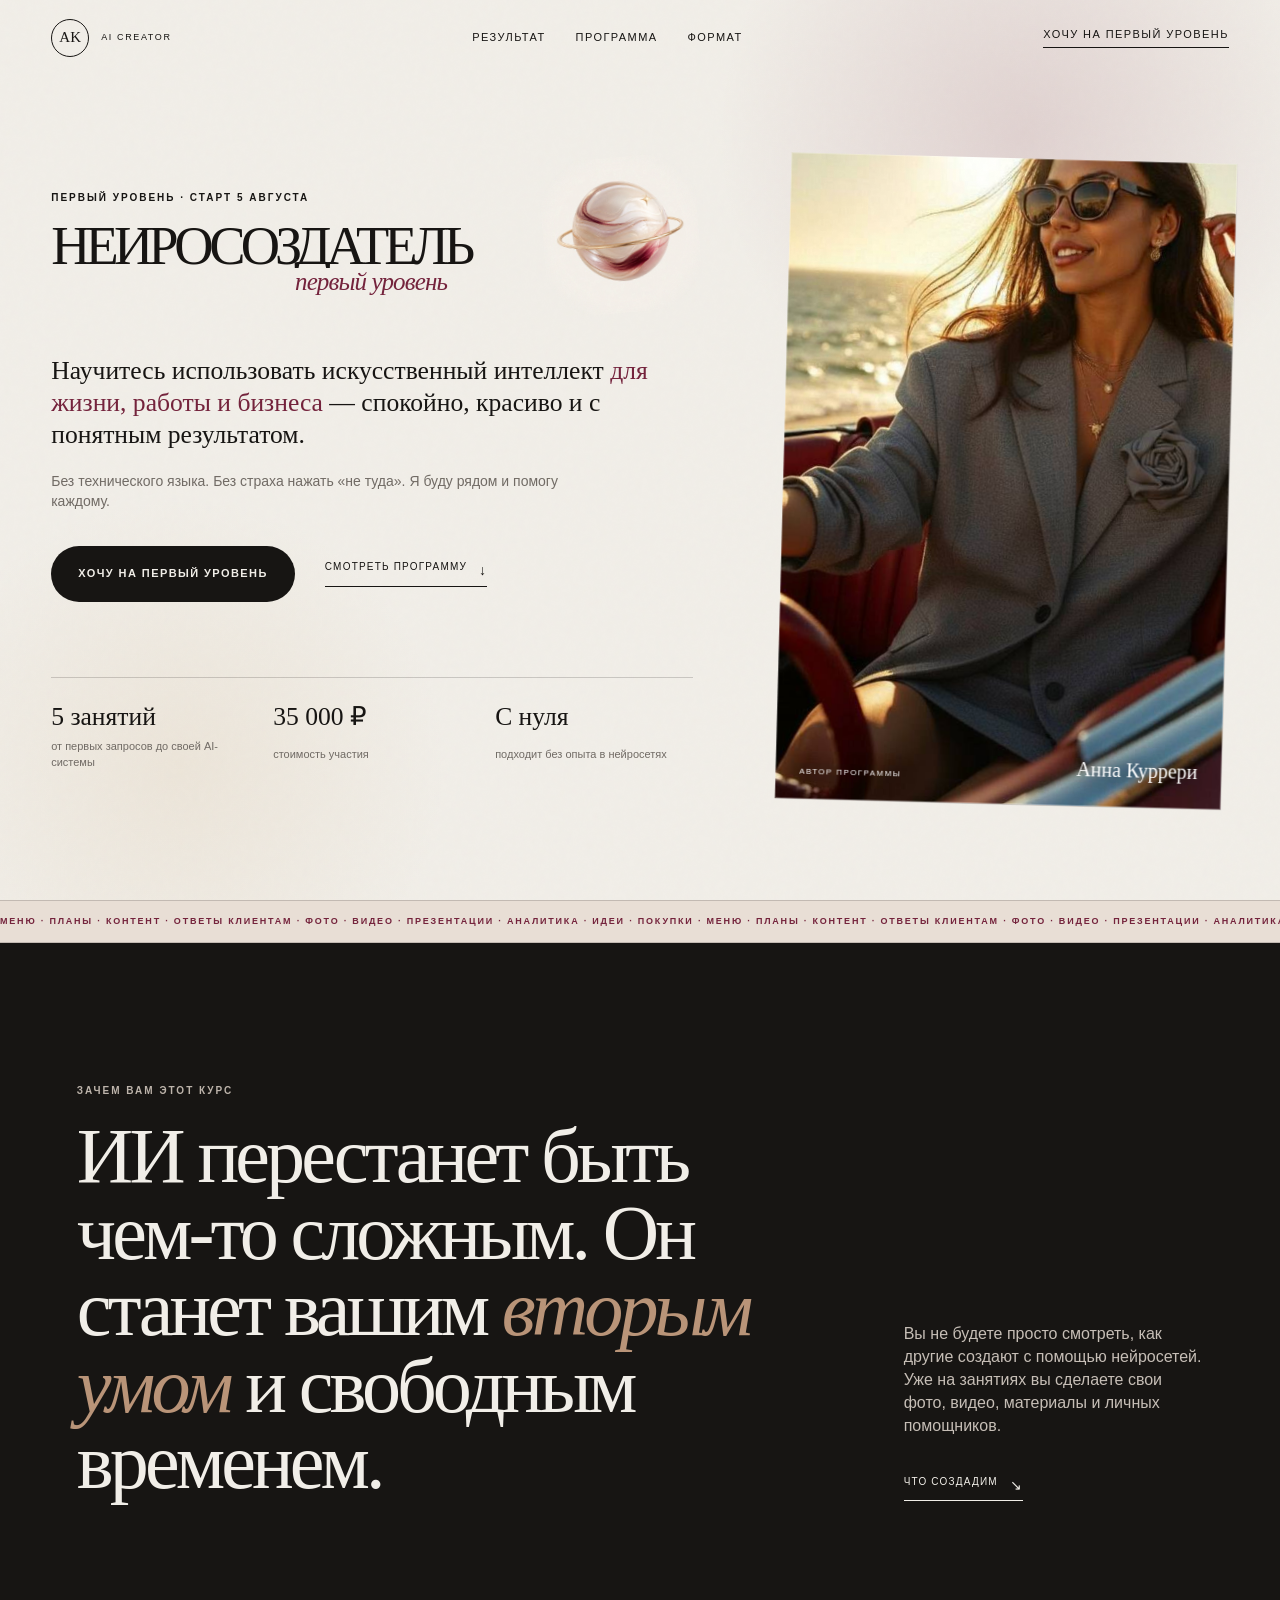
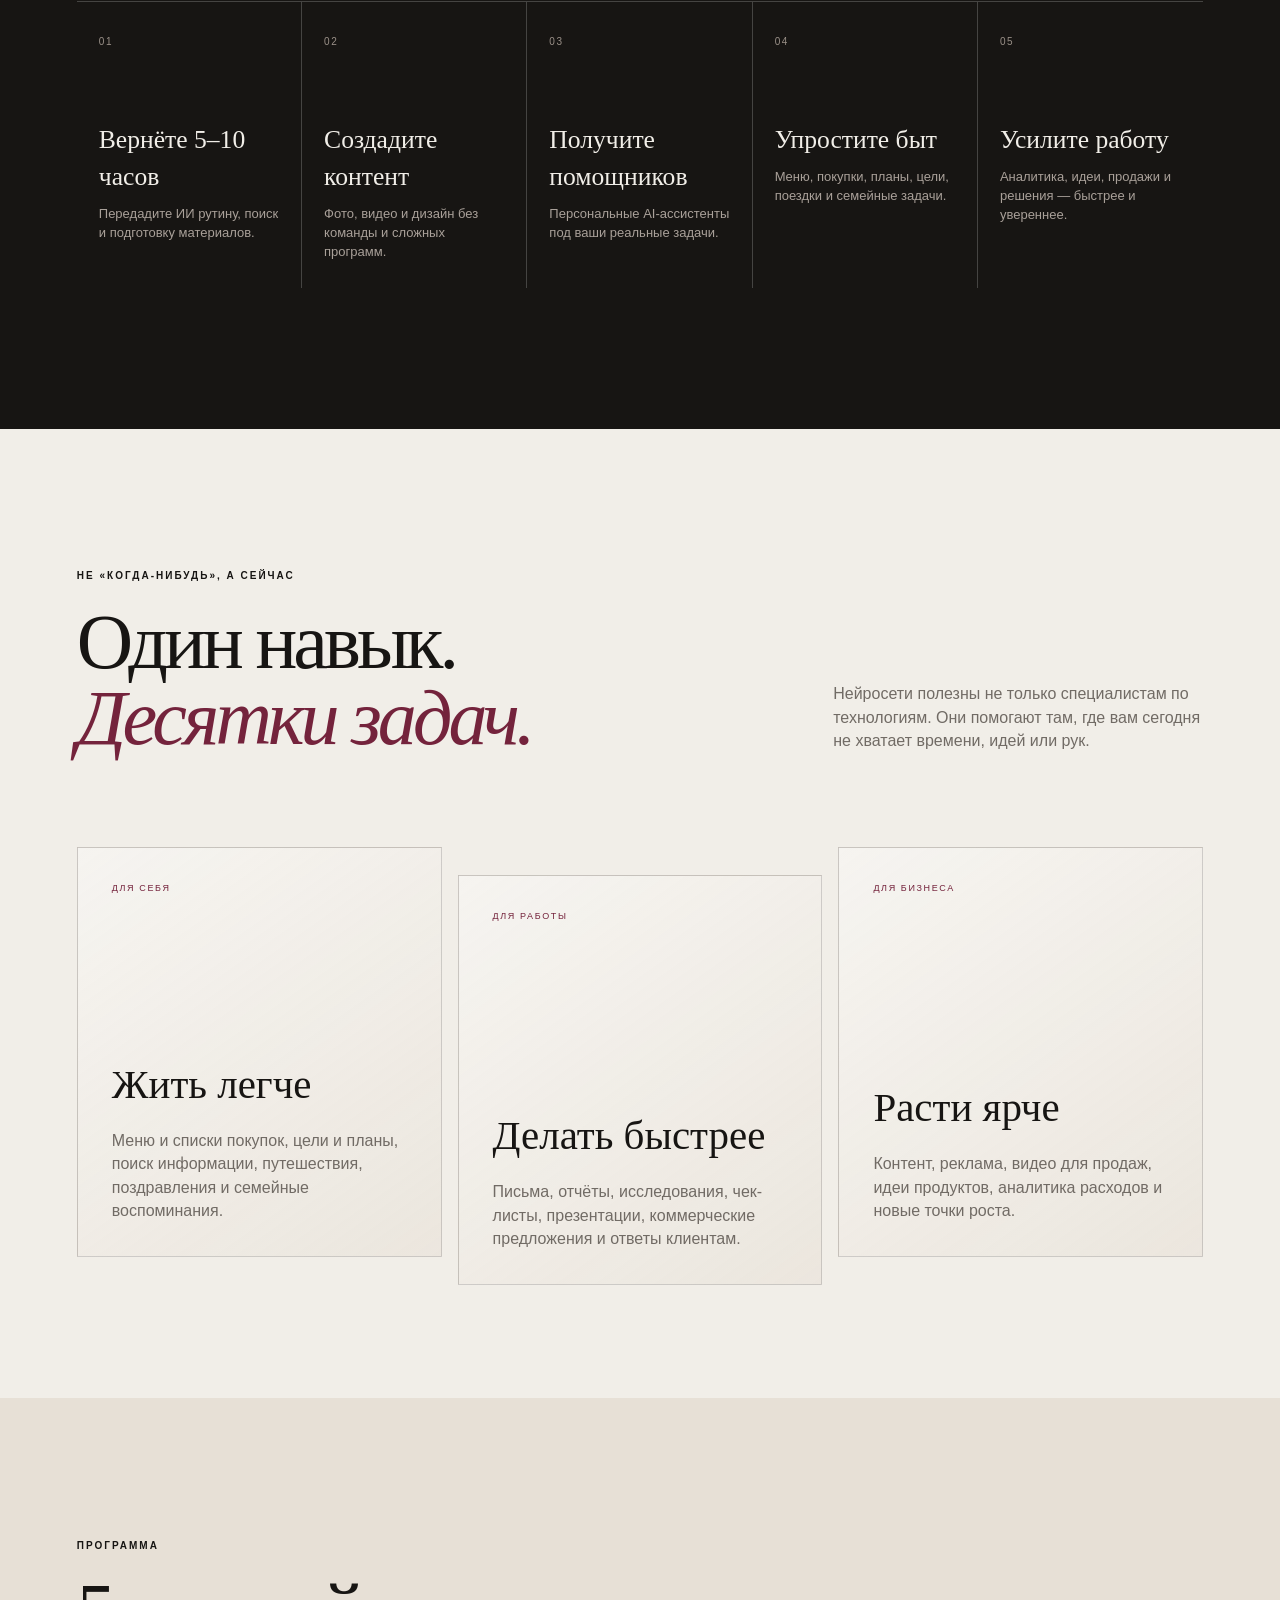
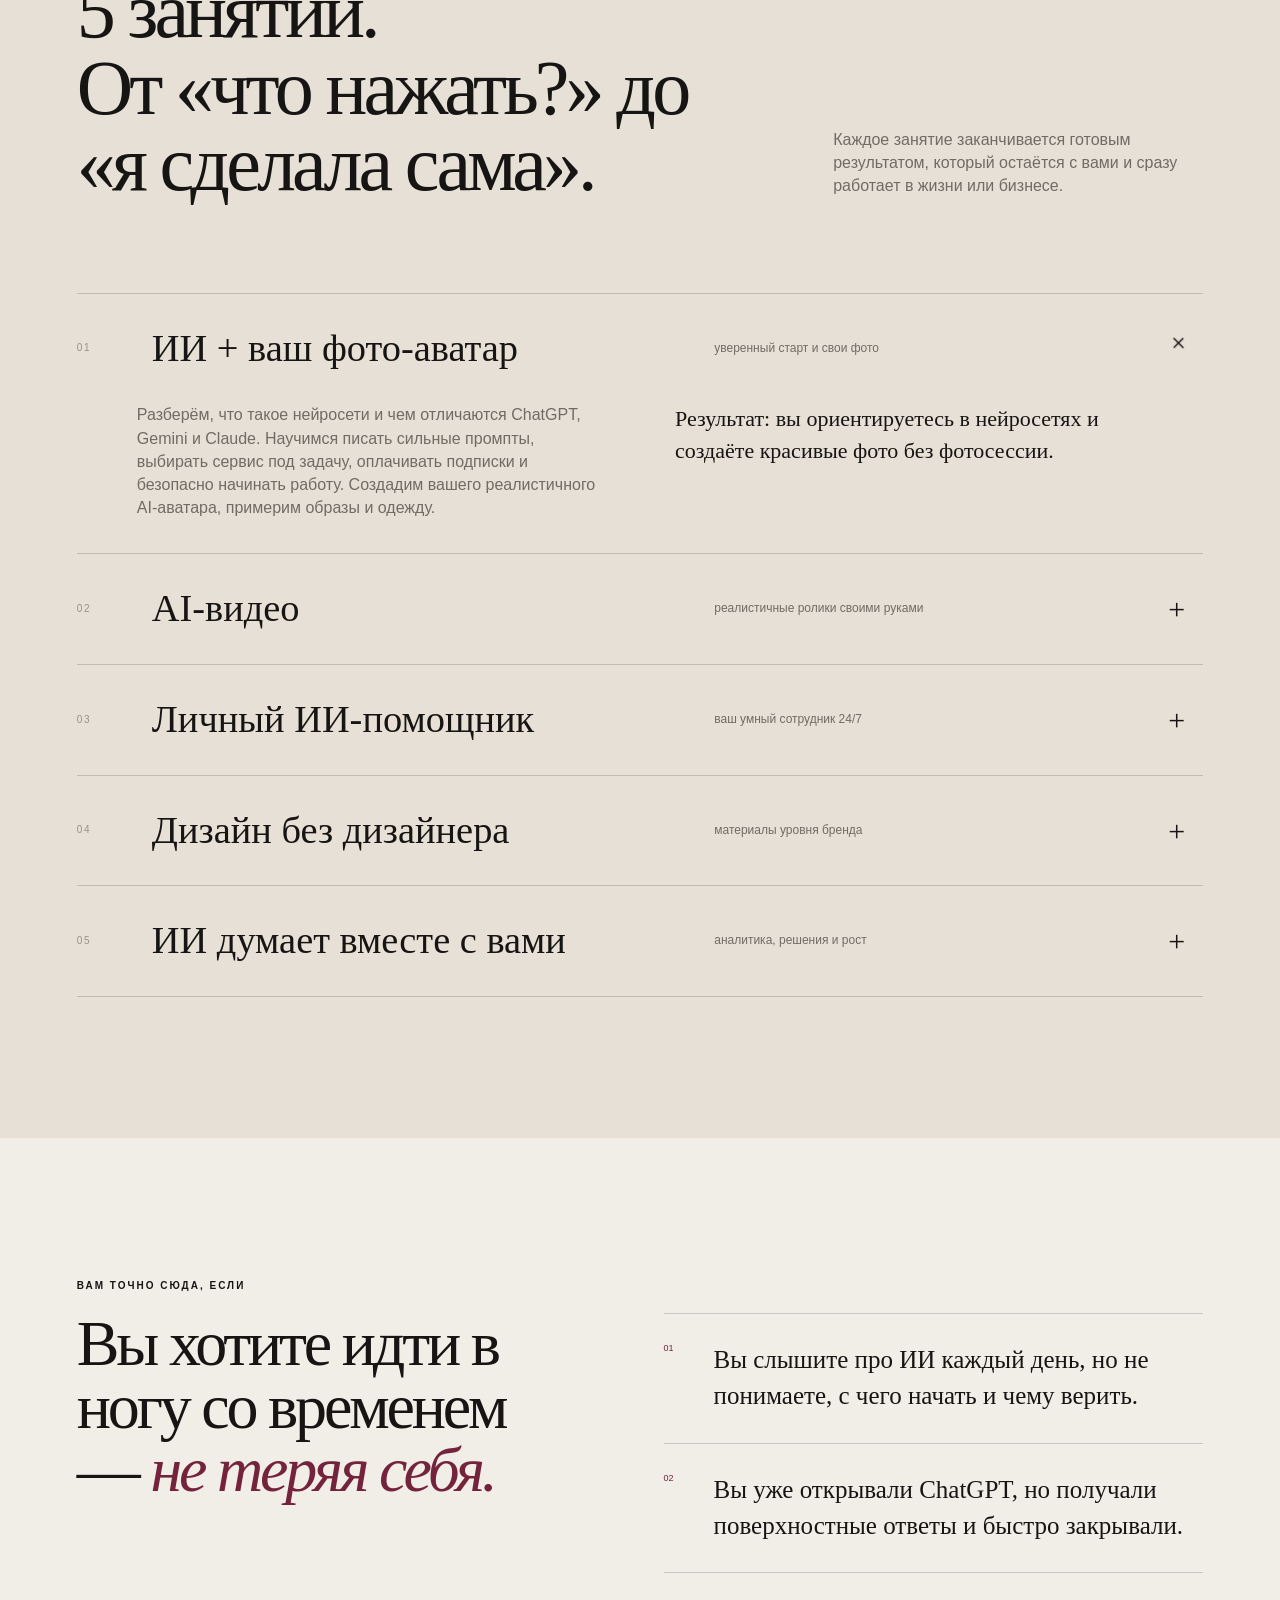
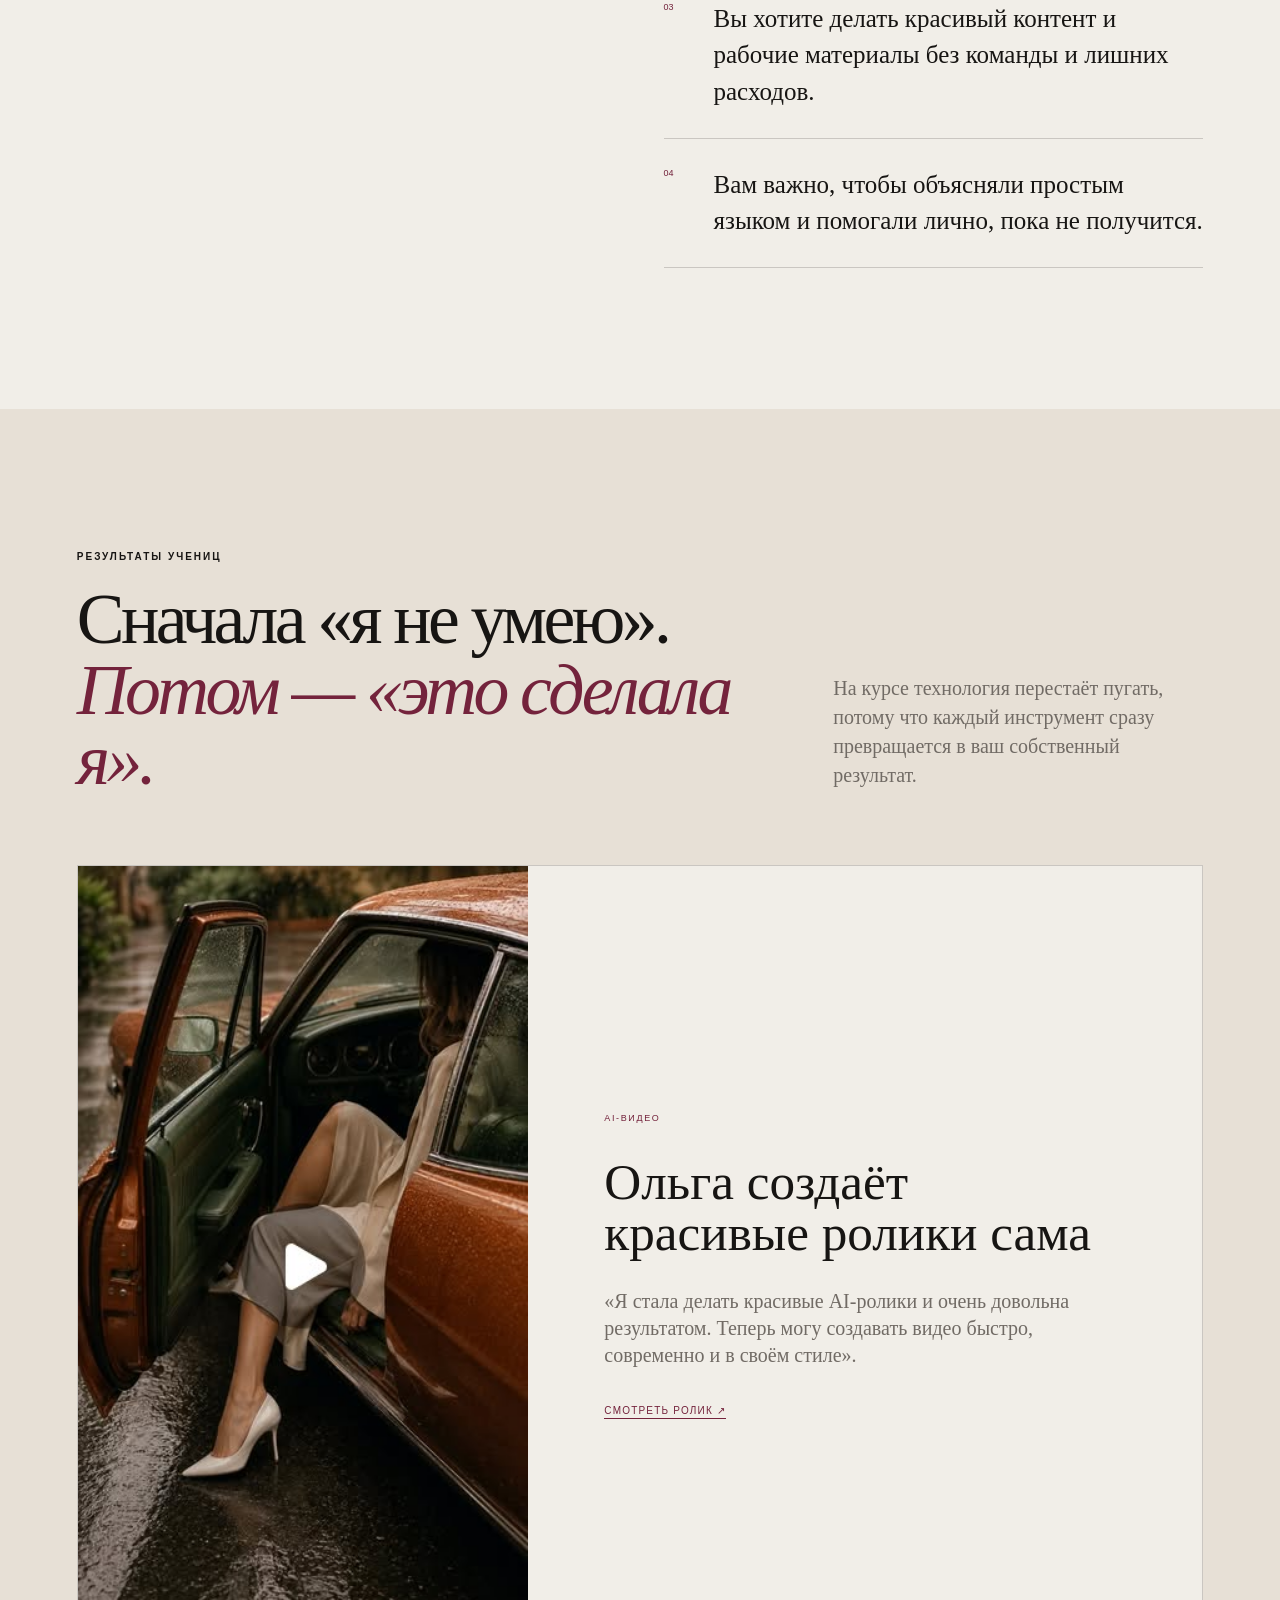
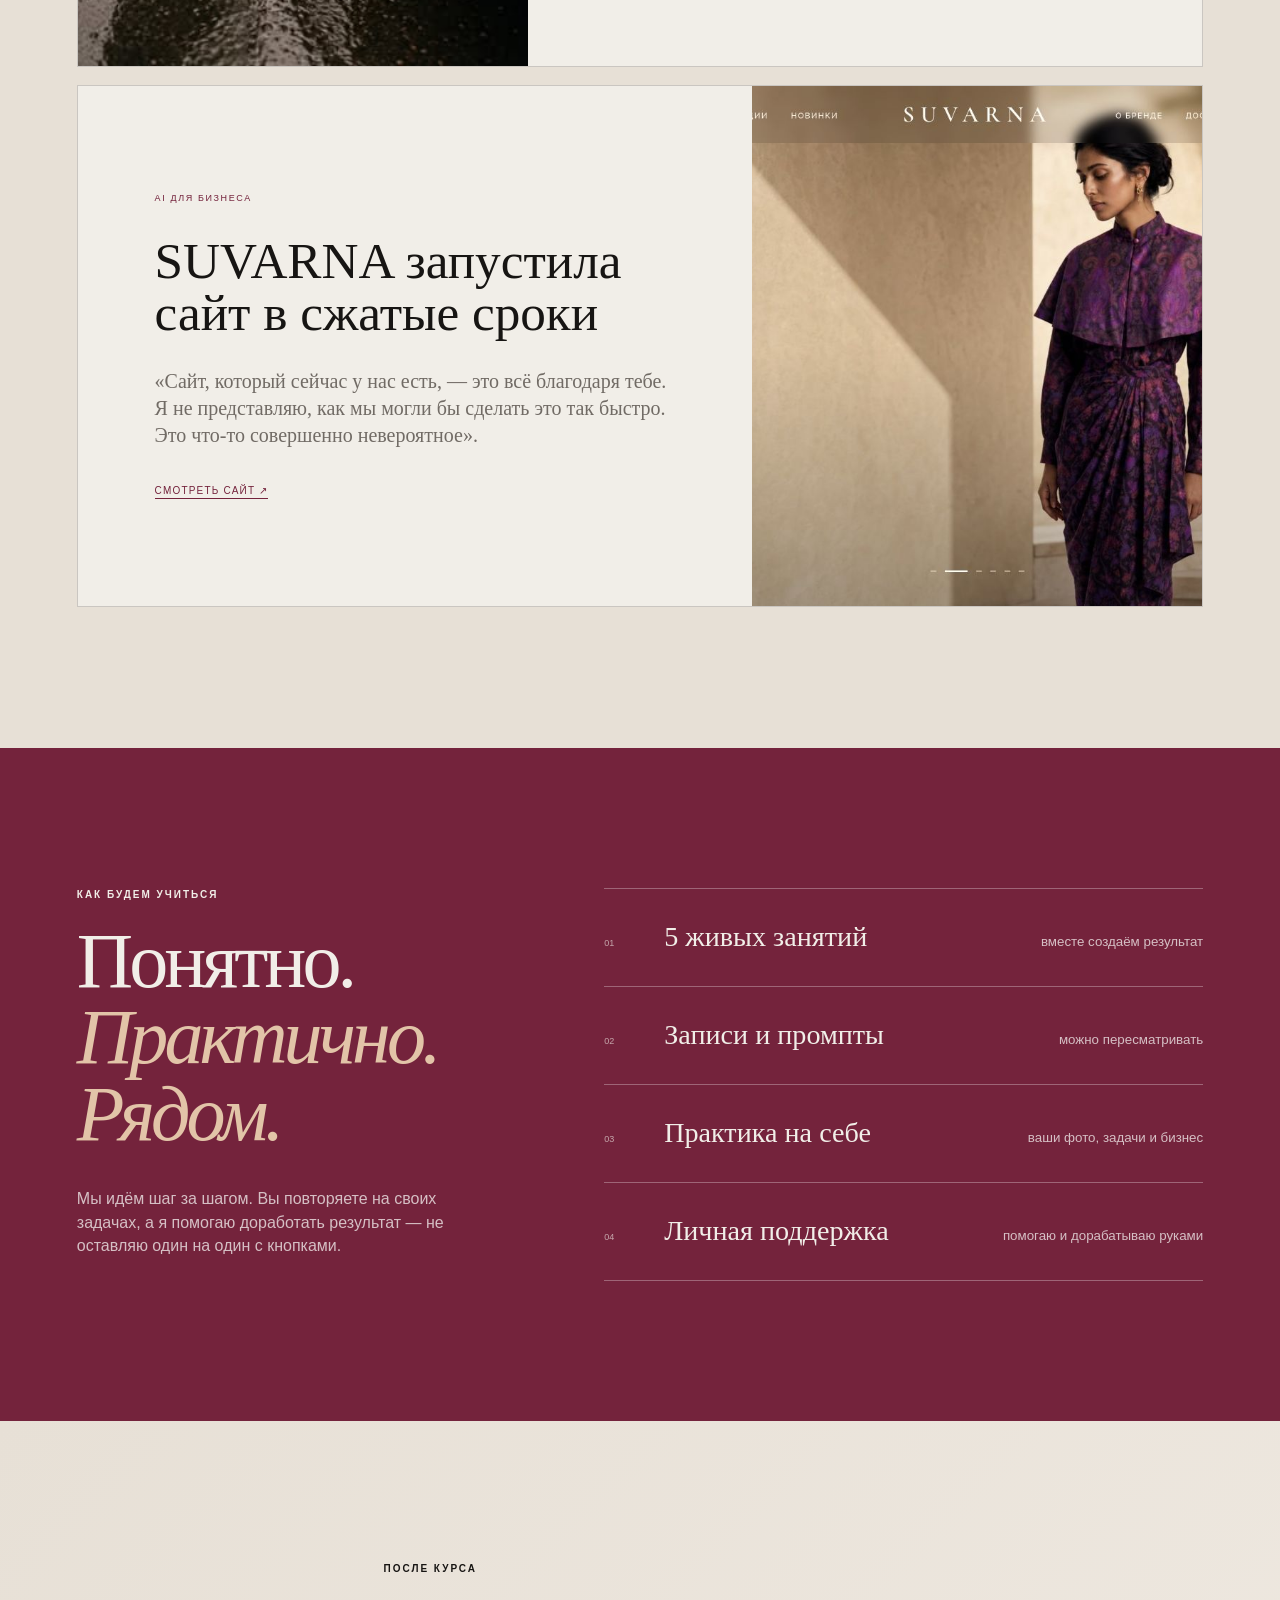
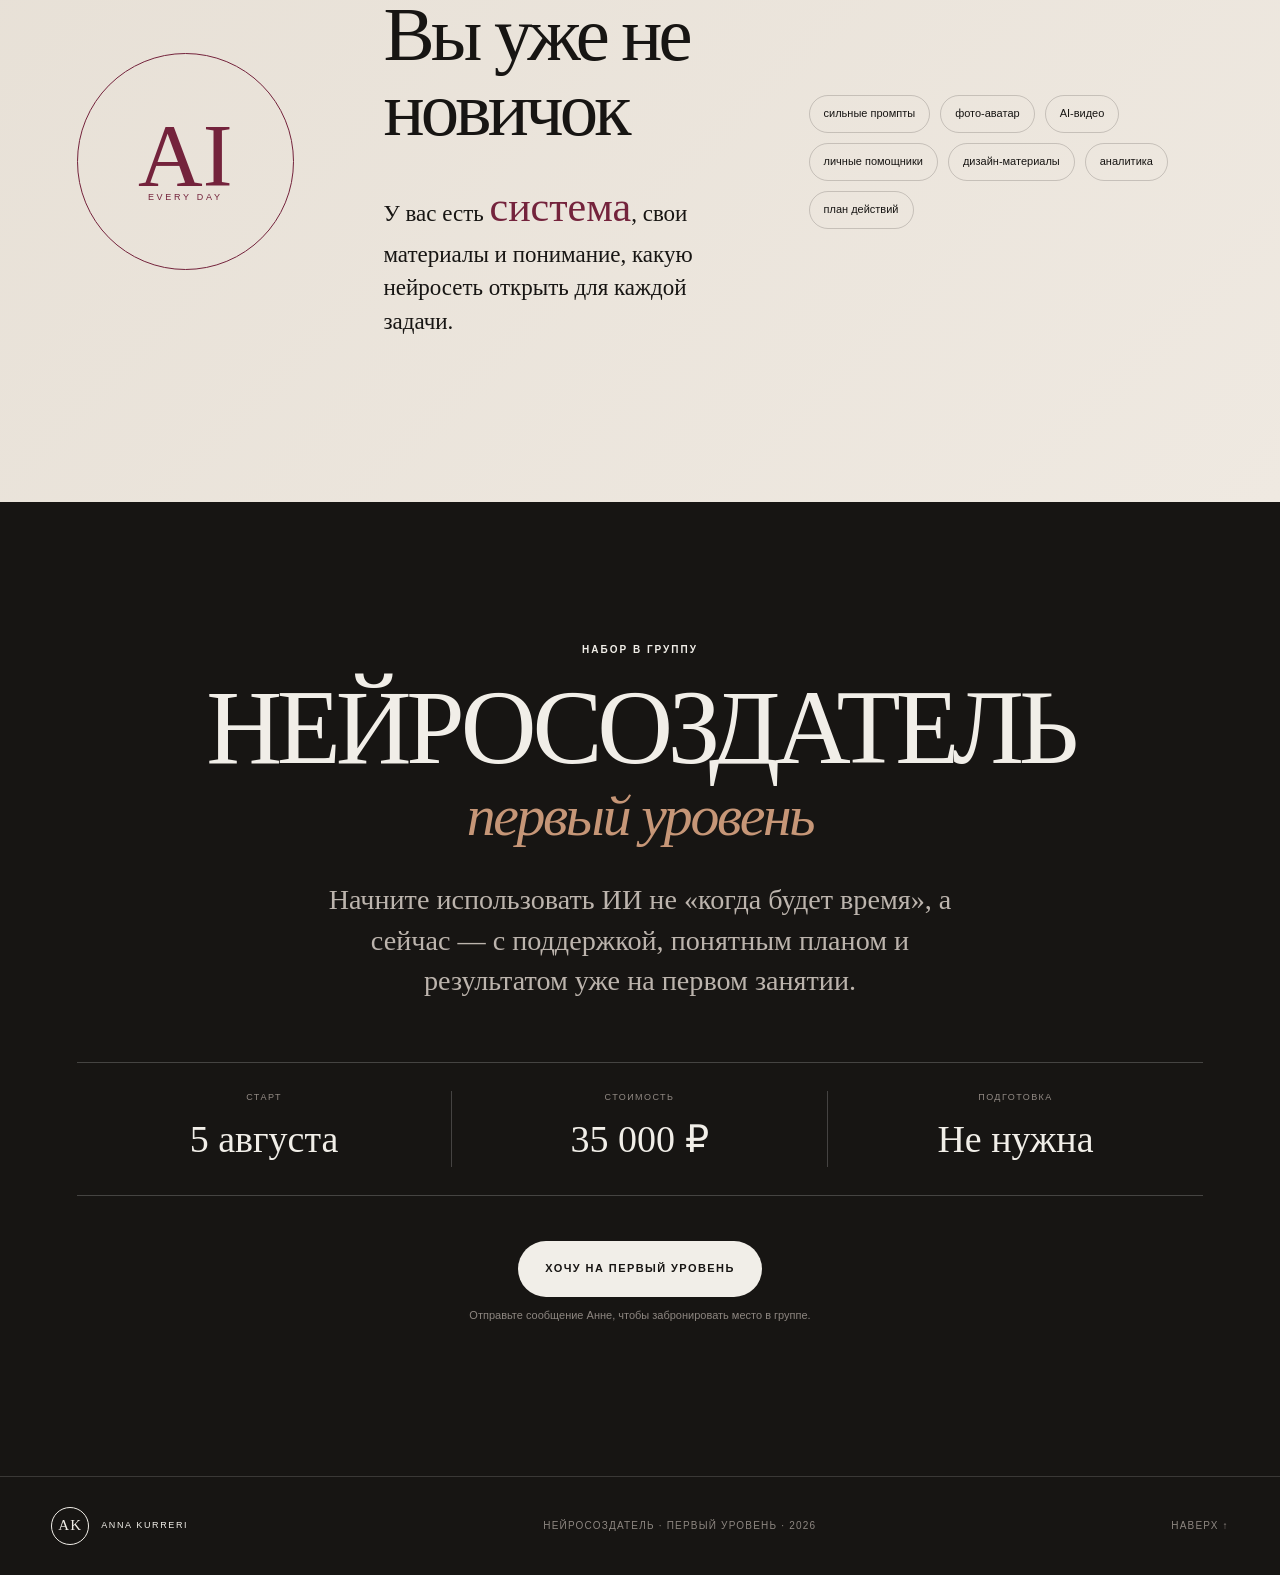
<file: level-1/index.html>
<!doctype html>
<html lang="ru">
<head>
  <meta charset="utf-8">
  <meta name="viewport" content="width=device-width, initial-scale=1">
  <meta name="description" content="НЕЙРОСОЗДАТЕЛЬ — первый уровень. Практический курс Анны Куррери для уверенного старта в искусственном интеллекте.">
  <meta name="theme-color" content="#f1eee8">
  <title>НЕЙРОСОЗДАТЕЛЬ — первый уровень · Анна Куррери</title>
  <style>
:root {
  --ivory: #f1eee8;
  --paper: #e7e0d6;
  --ink: #171513;
  --muted: #716b65;
  --wine: #6e172b;
  --wine-dark: #4d0e1d;
  --line: rgba(23, 21, 19, 0.18);
  --serif: Georgia, "Times New Roman", serif;
  --sans: Inter, -apple-system, BlinkMacSystemFont, "Segoe UI", sans-serif;
}

* { box-sizing: border-box; }
html { scroll-behavior: smooth; overflow-x: clip; }
body {
  margin: 0;
  color: var(--ink);
  background: var(--ivory);
  font-family: var(--sans);
  font-size: 16px;
  line-height: 1.45;
  overflow-x: hidden;
}
a { color: inherit; }
button { font: inherit; }
.grain {
  position: fixed;
  inset: 0;
  pointer-events: none;
  z-index: 100;
  opacity: .12;
  background-image: url("data:image/svg+xml,%3Csvg viewBox='0 0 180 180' xmlns='http://www.w3.org/2000/svg'%3E%3Cfilter id='n'%3E%3CfeTurbulence type='fractalNoise' baseFrequency='.72' numOctaves='3' stitchTiles='stitch'/%3E%3C/filter%3E%3Crect width='100%25' height='100%25' filter='url(%23n)' opacity='.18'/%3E%3C/svg%3E");
  mix-blend-mode: multiply;
}

.site-header {
  position: fixed;
  top: 0;
  left: 0;
  right: 0;
  z-index: 90;
  height: 76px;
  padding: 0 clamp(20px, 4vw, 64px);
  display: flex;
  align-items: center;
  justify-content: space-between;
  transition: background .35s, border-color .35s, transform .35s;
  border-bottom: 1px solid transparent;
  animation: headerIn .65s .05s cubic-bezier(.2,.75,.2,1) both;
}
.site-header.is-scrolled { background: rgba(241, 238, 232, .88); backdrop-filter: blur(18px); border-color: var(--line); }
.brand { display: inline-flex; align-items: center; gap: 12px; text-decoration: none; }
.brand span { width: 38px; height: 38px; display: grid; place-items: center; border: 1px solid currentColor; border-radius: 50%; font-family: var(--serif); font-size: 15px; }
.brand small { text-transform: uppercase; letter-spacing: .18em; font-size: 9px; }
nav { display: flex; gap: 30px; }
nav a, .header-cta { font-size: 11px; text-transform: uppercase; letter-spacing: .13em; text-decoration: none; }
.header-cta { padding-bottom: 5px; border-bottom: 1px solid; }

.hero {
  min-height: 100svh;
  padding: 112px clamp(20px, 4vw, 64px) 50px;
  display: grid;
  grid-template-columns: minmax(0, 1.18fr) minmax(350px, .82fr);
  align-items: center;
  gap: clamp(42px, 7vw, 110px);
  background: radial-gradient(circle at 83% 19%, rgba(110, 23, 43, .11), transparent 24%), var(--ivory);
}
.hero-copy { position: relative; z-index: 2; min-width: 0; }
.eyebrow, .section-label { margin: 0 0 20px; font-size: 10px; text-transform: uppercase; letter-spacing: .2em; font-weight: 600; }
.hero-eyebrow { animation: introRise .6s .18s cubic-bezier(.2,.75,.2,1) both; }
.hero h1 {
  max-width: 720px;
  margin: 0;
  font-family: var(--serif);
  font-size: clamp(46px, 4.4vw, 78px);
  font-weight: 400;
  line-height: .77;
  letter-spacing: -.09em;
}
.title-main { display: block; animation: titleWipe 1.05s .38s cubic-bezier(.16,.75,.18,1) both; }
.hero h1 em { display: block; margin: .16em 0 0 35%; color: var(--wine); font-weight: 400; transform-origin: 20% 50%; animation: proStamp .75s .92s cubic-bezier(.18,.9,.25,1.15) both; }
.hero-lead { max-width: 620px; margin: clamp(32px, 5vw, 64px) 0 0; font-family: var(--serif); font-size: clamp(21px, 2vw, 31px); line-height: 1.25; }
.hero-intro-copy { animation: introRise .7s 1.08s cubic-bezier(.2,.75,.2,1) both; }
.hero-actions { margin-top: 34px; display: flex; align-items: center; gap: 30px; flex-wrap: wrap; }
.hero-intro-actions { animation: introRise .65s 1.28s cubic-bezier(.2,.75,.2,1) both; }
.button { min-height: 56px; padding: 0 27px; display: inline-flex; align-items: center; justify-content: center; border: 0; border-radius: 100px; text-transform: uppercase; letter-spacing: .13em; font-size: 11px; font-weight: 700; cursor: pointer; text-decoration: none; transition: transform .25s, background .25s, color .25s; }
.button:hover { transform: translateY(-3px); }
.button-dark { color: var(--ivory); background: var(--ink); }
.button-dark:hover { background: var(--wine); }
.text-link { display: inline-flex; gap: 12px; text-transform: uppercase; letter-spacing: .12em; font-size: 10px; text-decoration: none; border-bottom: 1px solid; padding-bottom: 5px; }
.text-link span { font-size: 14px; }
.hero-facts { margin: clamp(40px, 6vw, 75px) 0 0; padding-top: 20px; border-top: 1px solid var(--line); display: grid; grid-template-columns: repeat(3, 1fr); gap: 24px; }
.hero-intro-facts { animation: introRise .65s 1.48s cubic-bezier(.2,.75,.2,1) both; }
.hero-facts div { display: grid; gap: 4px; }
.hero-facts dt { font-family: var(--serif); font-size: clamp(20px, 2vw, 28px); }
.hero-facts dd { margin: 0; color: var(--muted); font-size: 11px; }

.hero-visual { --hero-depth: 0px; position: relative; width: min(100%, 540px); min-width: 0; justify-self: end; perspective: 1000px; animation: visualIn 1s .36s cubic-bezier(.16,.75,.18,1) both; }
.photo-frame { position: relative; z-index: 2; overflow: hidden; aspect-ratio: .69; background: #2c2927; transform: rotate(1.5deg); box-shadow: 0 35px 80px rgba(38, 24, 25, .22); transition: transform .15s linear; animation: photoReveal 1.2s .45s cubic-bezier(.16,.75,.18,1) both; }
.photo-frame img { width: 100%; height: 100%; display: block; object-fit: cover; filter: sepia(.08) contrast(1.04); transform: translateY(var(--photo-depth, 0px)) scale(var(--photo-scale, 1.025)); transition: transform .15s linear; }
.photo-frame::before { content: ""; position: absolute; z-index: 3; top: -30%; bottom: -30%; left: -80%; width: 42%; background: linear-gradient(90deg, transparent, rgba(255,255,255,.38), transparent); transform: rotate(13deg); pointer-events: none; animation: lightSweep 1.05s 1.42s ease-in-out both; mix-blend-mode: screen; }
.photo-frame::after { content: ""; position: absolute; z-index: 5; inset: 0; border: 1px solid rgba(255,255,255,.28); pointer-events: none; }
.photo-caption { position: absolute; z-index: 4; left: 24px; right: 24px; bottom: 22px; color: #fff; display: flex; align-items: end; justify-content: space-between; gap: 20px; text-shadow: 0 2px 20px #000; animation: captionIn .6s 1.35s ease both; }
.photo-caption span { font-size: 8px; text-transform: uppercase; letter-spacing: .18em; }
.photo-caption strong { font-family: var(--serif); font-weight: 400; font-size: 20px; }
.floating-note { position: absolute; z-index: 6; left: -74px; top: 18%; padding: 16px 20px; background: var(--wine); color: #fff; font-family: var(--serif); font-size: 18px; line-height: 1.1; transform: rotate(-7deg); box-shadow: 0 12px 30px rgba(76, 14, 29, .25); animation: noteIn .62s 1.62s cubic-bezier(.18,.9,.25,1.15) both, float 5s 2.24s ease-in-out infinite; }
.floating-note strong { font-style: italic; font-weight: 400; }
.orbit { position: absolute; z-index: 3; top: -43px; right: -41px; width: 126px; height: 126px; border-radius: 50%; border: 1px solid rgba(110, 23, 43, .5); animation: orbitIn .65s 1.45s ease both, spin 15s 2.1s linear infinite; }
.orbit span { position: absolute; inset: -9px; color: var(--wine); font-size: 8px; letter-spacing: .1em; word-spacing: 8px; text-align: center; transform: rotate(22deg); }

.section { padding: clamp(90px, 11vw, 170px) clamp(20px, 6vw, 95px); }
.manifesto { background: var(--ink); color: var(--ivory); }
.manifesto .section-label { color: #bdb4ab; }
.manifesto-grid { display: grid; grid-template-columns: minmax(0, 1.4fr) minmax(280px, .6fr); gap: 10vw; align-items: end; }
.manifesto h2, .section-heading h2, .who h2, .format h2, .bonus h2, .join h2 { margin: 0; font-family: var(--serif); font-weight: 400; font-size: clamp(42px, 6.1vw, 94px); line-height: .98; letter-spacing: -.05em; }
.manifesto h2 i, .who h2 i, .format h2 i, .join h2 i { color: #b99478; font-weight: 400; }
.manifesto-copy { max-width: 430px; }
.manifesto-copy p { margin: 0 0 30px; color: #c6beb6; font-size: 16px; }
.outcomes { margin-top: 100px; display: grid; grid-template-columns: repeat(4, 1fr); border-top: 1px solid rgba(255,255,255,.2); }
.outcome { min-height: 240px; padding: 26px 28px; border-right: 1px solid rgba(255,255,255,.2); }
.outcome:last-child { border: 0; }
.outcome span, .module-number { font-size: 10px; letter-spacing: .16em; color: #9a9088; }
.outcome h3 { margin: 70px 0 10px; font-family: var(--serif); font-weight: 400; font-size: 28px; }
.outcome p { margin: 0; color: #a9a099; font-size: 13px; }

.program { background: var(--paper); }
.section-heading { display: grid; grid-template-columns: 1fr minmax(280px, 370px); gap: 80px; align-items: end; margin-bottom: 90px; }
.section-heading > p { margin: 0 0 5px; color: var(--muted); }
.module { border-top: 1px solid var(--line); }
.module:last-child { border-bottom: 1px solid var(--line); }
.module-head { width: 100%; padding: 27px 0; display: grid; grid-template-columns: 55px minmax(220px, 1fr) minmax(200px, .8fr) 35px; gap: 20px; align-items: center; text-align: left; color: inherit; background: transparent; border: 0; cursor: pointer; }
.module-head h3 { margin: 0; font-family: var(--serif); font-weight: 400; font-size: clamp(27px, 3vw, 43px); transition: color .2s; }
.module-head:hover h3 { color: var(--wine); }
.module-result { color: var(--muted); font-size: 12px; }
.plus { font-family: var(--serif); font-size: 30px; font-weight: 200; transition: transform .3s; }
.module-head[aria-expanded="true"] .plus { transform: rotate(45deg); }
.module-body { overflow: hidden; }
.module-body > div { padding: 0 60px 34px; display: grid; grid-template-columns: minmax(220px, 1fr) minmax(280px, 1fr); gap: 70px; }
.module-body p { margin: 0; color: var(--muted); }
.module-body strong { font-family: var(--serif); font-size: 22px; font-weight: 400; }

.who { background: var(--ivory); }
.who-grid { display: grid; grid-template-columns: minmax(300px, .85fr) minmax(400px, 1fr); gap: clamp(60px, 10vw, 160px); align-items: start; }
.who h2 { font-size: clamp(44px, 5vw, 75px); }
.who h2 i { color: var(--wine); }
.who-list { border-top: 1px solid var(--line); }
.who-list p { margin: 0; padding: 28px 0; display: grid; grid-template-columns: 50px 1fr; border-bottom: 1px solid var(--line); font-family: var(--serif); font-size: clamp(19px, 2vw, 25px); }
.who-list span { font-family: var(--sans); font-size: 9px; color: var(--wine); }

.testimonials { background: var(--paper); }
.testimonials .section-heading { margin-bottom: 70px; }
.testimonials h2 { font-size: clamp(44px, 5.6vw, 78px); }
.testimonials h2 i { color: var(--wine); }
.testimonials .section-heading > p { max-width: 370px; align-self: end; font-family: var(--serif); font-size: 20px; }
.testimonials-grid { display: grid; grid-template-columns: repeat(6, 1fr); gap: 16px; }
.testimonial-card { grid-column: span 2; min-height: 330px; padding: 34px; display: flex; flex-direction: column; justify-content: space-between; border: 1px solid var(--line); background: var(--ivory); }
.testimonial-card-dark { background: var(--wine); color: var(--ivory); border-color: var(--wine); }
.testimonial-mark { font: 80px/ .55 var(--serif); color: #c69677; }
.testimonial-card p { margin: 15px 0 30px; font: 22px/1.18 var(--serif); }
.testimonial-meta { display: flex; justify-content: space-between; gap: 12px; align-items: end; font-size: 9px; text-transform: uppercase; letter-spacing: .12em; color: #8b827b; }
.testimonial-card-dark .testimonial-meta { color: #d8c3bd; }
.testimonial-meta a { color: var(--wine); text-decoration: none; }
.testimonial-card-dark .testimonial-meta strong { color: #f0d0b7; }
.testimonial-video-card { padding: 0; border: 0; background: var(--ink); color: var(--ivory); overflow: hidden; }
.video-placeholder { min-height: 330px; padding: 34px; display: flex; flex-direction: column; justify-content: flex-end; background: linear-gradient(145deg, rgba(110,23,43,.9), rgba(20,16,16,.92)), radial-gradient(circle at 70% 20%, #c69677, transparent 42%); }
.video-placeholder strong { font: 34px/1.03 var(--serif); font-weight: 400; }
.testimonial-instagram-card, .testimonial-project-card { grid-column: span 3; padding: 24px; justify-content: flex-start; background: #ede5dc; }
.instagram-label { margin-bottom: 14px; color: var(--wine); font-size: 9px; text-transform: uppercase; letter-spacing: .16em; }
.instagram-cover { position: relative; display: block; overflow: hidden; aspect-ratio: .72; background: #2b2420; }
.instagram-cover img { width: 100%; height: 100%; display: block; object-fit: cover; transition: transform .5s ease; }
.instagram-cover:hover img { transform: scale(1.04); }
.instagram-cover span { position: absolute; right: 14px; bottom: 14px; color: #fff; font-size: 10px; text-transform: uppercase; letter-spacing: .12em; text-shadow: 0 2px 12px rgba(0,0,0,.8); }
.project-cover { position: relative; display: block; overflow: hidden; aspect-ratio: .72; background: #2b2420; }
.project-cover img { width: 100%; height: 100%; display: block; object-fit: cover; transition: transform .5s ease; }
.project-cover:hover img { transform: scale(1.04); }
.project-cover span { position: absolute; right: 14px; bottom: 14px; color: #fff; font-size: 10px; text-transform: uppercase; letter-spacing: .12em; text-shadow: 0 2px 12px rgba(0,0,0,.8); }
.instagram-media { width: 100%; min-height: 205px; margin: 0 !important; background: #ded2c8; display: grid; place-items: center; overflow: hidden; }
.instagram-media a { color: var(--wine); font: 18px var(--serif); text-decoration: none; text-align: center; padding: 20px; }
.testimonial-instagram-link { margin-top: auto; color: var(--wine); font-size: 10px; text-transform: uppercase; letter-spacing: .12em; text-decoration: none; }

.author-project { background: var(--ivory); }
.author-project-grid { max-width: 1180px; margin: 0 auto; display: grid; grid-template-columns: minmax(340px, 1fr); gap: clamp(45px, 9vw, 130px); align-items: center; }
.author-portrait { margin: 0; }
.author-portrait img { width: 100%; max-height: 560px; display: block; object-fit: cover; object-position: center; filter: sepia(.06) contrast(1.02); }
.author-portrait figcaption { padding-top: 14px; color: var(--muted); font-size: 10px; text-transform: uppercase; letter-spacing: .14em; }
.project-note h2 { max-width: 580px; margin: 0 0 36px; font-family: var(--serif); font-size: clamp(42px, 5.3vw, 76px); line-height: .98; font-weight: 400; letter-spacing: -.05em; }
.project-note h2 i { color: var(--wine); font-weight: 400; }
.project-preview { display: block; position: relative; overflow: hidden; color: var(--ivory); text-decoration: none; box-shadow: 0 24px 60px rgba(38,24,25,.16); }
.project-preview img { width: 100%; aspect-ratio: 1.75; display: block; object-fit: cover; transition: transform .5s ease; }
.project-preview:hover img { transform: scale(1.03); }
.project-preview span { position: absolute; left: 18px; bottom: 16px; font-size: 10px; text-transform: uppercase; letter-spacing: .14em; text-shadow: 0 2px 12px rgba(0,0,0,.8); }

.format { background: var(--wine); color: var(--ivory); }
.format-card { display: grid; grid-template-columns: minmax(300px, .8fr) minmax(380px, 1.2fr); gap: clamp(50px, 10vw, 150px); }
.format-intro > p:last-child { max-width: 470px; margin-top: 35px; color: #d5bfc4; }
.format h2 i { color: #e2c4a8; }
.format-facts { border-top: 1px solid rgba(255,255,255,.3); }
.format-facts div { padding: 28px 0; display: grid; grid-template-columns: 40px 1fr auto; gap: 20px; border-bottom: 1px solid rgba(255,255,255,.3); align-items: baseline; }
.format-facts span { font-size: 9px; opacity: .65; }
.format-facts strong { font-family: var(--serif); font-size: clamp(21px, 2.2vw, 31px); font-weight: 400; }
.format-facts small { color: #d5bfc4; }

.bonus { min-height: 650px; display: grid; grid-template-columns: .55fr .85fr 1fr; gap: clamp(35px, 7vw, 100px); align-items: center; background: var(--paper); }
.bonus-stamp { width: min(280px, 100%); aspect-ratio: 1; border: 1px solid var(--wine); border-radius: 50%; display: grid; place-content: center; text-align: center; color: var(--wine); animation: pulse 5s ease-in-out infinite; }
.bonus-stamp span { font-family: var(--serif); font-size: clamp(58px, 7vw, 100px); line-height: .8; }
.bonus-stamp small { text-transform: uppercase; letter-spacing: .3em; font-size: 9px; }
.bonus h2 { font-size: clamp(50px, 6vw, 88px); }
.bonus-lead { max-width: 380px; margin-top: 30px; font-family: var(--serif); font-size: 23px; }
.bonus-lead strong { color: var(--wine); font-size: 42px; font-weight: 400; }
.bonus-list { display: flex; flex-wrap: wrap; gap: 10px; }
.bonus-list span { padding: 10px 14px; border: 1px solid var(--line); border-radius: 100px; font-size: 11px; }

.join { background: var(--ink); color: var(--ivory); }
.join-card { max-width: 1180px; margin: 0 auto; text-align: center; }
.join h2 { font-size: clamp(48px, 8.2vw, 130px); }
.join h2 i { display: block; color: #c69677; }
.join-subtitle { max-width: 680px; margin: 35px auto 60px; color: #bcb4ad; font-family: var(--serif); font-size: clamp(20px, 2.2vw, 30px); }
.join-details { padding: 28px 0; display: grid; grid-template-columns: repeat(3, 1fr); border-top: 1px solid rgba(255,255,255,.2); border-bottom: 1px solid rgba(255,255,255,.2); }
.join-details div { padding: 0 20px; display: grid; gap: 8px; border-right: 1px solid rgba(255,255,255,.2); }
.join-details div:last-child { border: 0; }
.join-details small { color: #938b85; text-transform: uppercase; letter-spacing: .16em; font-size: 9px; }
.join-details strong { font-family: var(--serif); font-size: clamp(23px, 3vw, 38px); font-weight: 400; }
.button-light { margin-top: 45px; background: var(--ivory); color: var(--ink); }
.button-light:hover { background: #c69677; }
.join-note { color: #8d8680; font-size: 11px; }

footer { padding: 30px clamp(20px, 4vw, 64px); display: flex; align-items: center; justify-content: space-between; background: var(--ink); color: #8d8680; border-top: 1px solid rgba(255,255,255,.15); font-size: 10px; text-transform: uppercase; letter-spacing: .12em; }
.brand-footer { color: var(--ivory); }
footer a { text-decoration: none; }

.reveal { opacity: 0; transform: translateY(28px); transition: opacity .8s cubic-bezier(.2,.7,.2,1), transform .8s cubic-bezier(.2,.7,.2,1); }
.reveal.in-view { opacity: 1; transform: none; }
.outcomes .reveal:nth-child(2), .who-list .reveal:nth-child(2) { transition-delay: .08s; }
.outcomes .reveal:nth-child(3), .who-list .reveal:nth-child(3) { transition-delay: .16s; }
.outcomes .reveal:nth-child(4), .who-list .reveal:nth-child(4) { transition-delay: .24s; }

@keyframes float { 0%,100% { transform: rotate(-7deg) translateY(0); } 50% { transform: rotate(-4deg) translateY(-12px); } }
@keyframes spin { to { transform: rotate(360deg); } }
@keyframes pulse { 0%,100% { transform: scale(1) rotate(-3deg); } 50% { transform: scale(1.04) rotate(2deg); } }
@keyframes headerIn { from { opacity: 0; transform: translateY(-18px); } to { opacity: 1; transform: none; } }
@keyframes introRise { from { opacity: 0; transform: translateY(22px); } to { opacity: 1; transform: none; } }
@keyframes titleWipe { from { opacity: 0; clip-path: inset(0 100% 0 0); transform: translateX(-24px); } to { opacity: 1; clip-path: inset(0); transform: none; } }
@keyframes proStamp { from { opacity: 0; transform: translate(45px, 12px) rotate(7deg) scale(.86); } to { opacity: 1; transform: none; } }
@keyframes visualIn { from { opacity: 0; transform: translate(42px, calc(var(--hero-depth) + 22px)); } to { opacity: 1; transform: translateY(var(--hero-depth)); } }
@keyframes photoReveal { from { clip-path: inset(0 100% 0 0); transform: rotate(5deg) scale(.96); } to { clip-path: inset(0); transform: rotate(1.5deg) scale(1); } }
@keyframes captionIn { from { opacity: 0; transform: translateY(12px); } to { opacity: 1; transform: none; } }
@keyframes lightSweep { 0% { left: -80%; opacity: 0; } 18% { opacity: .75; } 100% { left: 140%; opacity: 0; } }
@keyframes noteIn { from { opacity: 0; transform: translate(-28px, 18px) rotate(-16deg) scale(.82); } to { opacity: 1; transform: rotate(-7deg); } }
@keyframes orbitIn { from { opacity: 0; transform: scale(.72) rotate(-35deg); } to { opacity: 1; transform: scale(1) rotate(0); } }

@media (max-width: 980px) {
  nav { display: none; }
  .hero { grid-template-columns: 1fr; padding-top: 130px; }
  .hero-copy { order: 1; }
  .hero-visual { order: 2; justify-self: center; margin-top: 30px; width: min(78vw, 520px); }
  .manifesto-grid, .section-heading, .who-grid, .format-card { grid-template-columns: 1fr; gap: 45px; }
  .outcomes { grid-template-columns: repeat(2, 1fr); }
  .outcome:nth-child(2) { border-right: 0; }
  .outcome:nth-child(-n+2) { border-bottom: 1px solid rgba(255,255,255,.2); }
  .bonus { grid-template-columns: .65fr 1.35fr; }
  .bonus-list { grid-column: 1 / -1; }
}

@media (max-width: 640px) {
  .site-header { height: 65px; }
  .header-cta { font-size: 9px; }
  .brand small { display: none; }
  .hero { padding-top: 105px; }
  .hero h1 { font-size: clamp(34px, 9vw, 46px); line-height: .84; letter-spacing: -.065em; }
  .hero h1 em { margin-left: 25%; }
  .hero-facts { grid-template-columns: 1fr 1fr; }
  .hero-facts div:last-child { display: none; }
  .floating-note { left: -15px; font-size: 15px; }
  .testimonials-grid { grid-template-columns: 1fr; }
  .testimonial-card, .testimonial-instagram-card, .testimonial-project-card { grid-column: span 1; }
  .testimonial-card, .video-placeholder { min-height: 280px; }
  .testimonial-card p { font-size: 20px; }
  .orbit { right: -6px; }
  .orbit span { inset: 0; }
  .section { padding: 84px 20px; }
  .manifesto-grid { gap: 35px; }
  .outcomes { margin-top: 65px; grid-template-columns: 1fr; }
  .outcome { min-height: 0; border-right: 0; border-bottom: 1px solid rgba(255,255,255,.2); }
  .outcome h3 { margin-top: 35px; }
  .section-heading { margin-bottom: 55px; }
  .module-head { grid-template-columns: 34px 1fr 25px; gap: 10px; }
  .module-result { display: none; }
  .module-body > div { padding: 0 0 30px 44px; grid-template-columns: 1fr; gap: 18px; }
  .module-body strong { font-size: 19px; }
  .who-grid { grid-template-columns: 1fr; }
  .who-list p { grid-template-columns: 35px 1fr; }
  .format-card { grid-template-columns: 1fr; }
  .format-facts div { grid-template-columns: 30px 1fr; }
  .format-facts small { grid-column: 2; }
  .bonus { grid-template-columns: 1fr; text-align: center; }
  .bonus-stamp { width: 200px; margin: 0 auto; }
  .bonus-list { justify-content: center; }
  .author-project-grid { grid-template-columns: 1fr; gap: 45px; }
  .author-portrait img { max-height: 500px; }
  .join-details { grid-template-columns: 1fr; }
  .join h2 { font-size: clamp(34px, 9vw, 46px); letter-spacing: -.065em; }
  .join-details div { padding: 20px 0; border-right: 0; border-bottom: 1px solid rgba(255,255,255,.2); }
  .join-details div:last-child { border-bottom: 0; }
  .copy-cta { width: 100%; padding-inline: 18px; }
  footer { gap: 20px; }
  footer p { display: none; }
}

@media (prefers-reduced-motion: reduce) {
  html { scroll-behavior: auto; }
  *, *::before, *::after { animation-duration: .01ms !important; animation-iteration-count: 1 !important; transition-duration: .01ms !important; }
  .reveal { opacity: 1; transform: none; }
}

/* Первый уровень — самостоятельная редакция в визуальной системе курса */
.level-one {
  --wine: #74233c;
  --wine-dark: #481222;
  --rose: #c99a91;
  --gold: #c6a16d;
}

.level-one section[id] { scroll-margin-top: 76px; }

.hero-level-one {
  background:
    radial-gradient(circle at 80% 15%, rgba(116, 35, 60, .14), transparent 24%),
    radial-gradient(circle at 14% 85%, rgba(198, 161, 109, .12), transparent 20%),
    var(--ivory);
}

.level-one-title { font-size: clamp(43px, 4.25vw, 76px) !important; }
.level-one-title { position: relative; z-index: 2; }
.level-one-title em {
  margin-left: 38% !important;
  color: var(--wine);
  font-size: .46em;
  letter-spacing: -.035em;
}
.hero-level-one .hero-lead strong { color: var(--wine); font-weight: 400; }
.hero-level-one .photo-frame img {
  object-position: center 42%;
  filter: saturate(1.04) contrast(1.01);
}
.hero-note {
  max-width: 560px;
  margin: 20px 0 0;
  color: var(--muted);
  font-size: 14px;
}
.hero-planet {
  position: absolute;
  z-index: 1;
  top: -34px;
  right: -6px;
  width: 156px;
  height: auto;
  display: block;
  pointer-events: none;
  mix-blend-mode: multiply;
  -webkit-mask-image: radial-gradient(circle, #000 0 58%, rgba(0,0,0,.82) 66%, transparent 80%);
  mask-image: radial-gradient(circle, #000 0 58%, rgba(0,0,0,.82) 66%, transparent 80%);
  filter: drop-shadow(0 18px 24px rgba(71, 39, 40, .14));
  animation: planetIn .8s 1.25s cubic-bezier(.18,.9,.25,1.15) both, planetFloat 6s 2.05s ease-in-out infinite;
}

.use-ticker {
  overflow: hidden;
  border-top: 1px solid var(--line);
  border-bottom: 1px solid var(--line);
  background: #e8ded5;
  color: var(--wine);
  white-space: nowrap;
}
.use-ticker div {
  width: max-content;
  padding: 14px 0;
  font-size: 9px;
  font-weight: 700;
  letter-spacing: .2em;
  animation: ticker 26s linear infinite;
}

.outcomes-five { grid-template-columns: repeat(5, 1fr); }
.outcomes-five .outcome { padding-inline: 22px; }
.outcomes-five .outcome h3 { font-size: clamp(21px, 2vw, 28px); }

.possibilities { background: var(--ivory); }
.possibilities h2 i { color: var(--wine); }
.possibility-grid {
  display: grid;
  grid-template-columns: repeat(3, 1fr);
  gap: 16px;
}
.possibility-card {
  min-height: 410px;
  padding: 34px;
  display: flex;
  flex-direction: column;
  border: 1px solid var(--line);
  background: linear-gradient(145deg, rgba(255,255,255,.36), rgba(231,224,214,.55));
  transition: transform .35s ease, background .35s ease, color .35s ease;
}
.possibility-card:nth-child(2) { transform: translateY(28px); }
.possibility-card:hover {
  transform: translateY(-8px);
  color: var(--ivory);
  background: var(--wine);
}
.possibility-card:nth-child(2):hover { transform: translateY(20px); }
.possibility-card span {
  font-size: 9px;
  text-transform: uppercase;
  letter-spacing: .18em;
  color: var(--wine);
}
.possibility-card:hover span { color: #e1c5bd; }
.possibility-card h3 {
  margin: auto 0 24px;
  font: 400 clamp(33px, 3.2vw, 48px)/1 var(--serif);
}
.possibility-card p { margin: 0; color: var(--muted); }
.possibility-card:hover p { color: #e1d5d2; }

.proof-grid { display: grid; gap: 18px; }
.proof-card {
  min-height: 520px;
  display: grid;
  grid-template-columns: minmax(310px, .8fr) minmax(360px, 1.2fr);
  border: 1px solid var(--line);
  background: var(--ivory);
  overflow: hidden;
}
.proof-card-reverse { grid-template-columns: minmax(360px, 1.2fr) minmax(310px, .8fr); }
.proof-card-reverse .proof-image { order: 2; }
.proof-image { min-height: 520px; background: #2b2420; overflow: hidden; }
.proof-image img {
  width: 100%;
  height: 100%;
  display: block;
  object-fit: cover;
  transition: transform .8s cubic-bezier(.2,.7,.2,1);
}
.proof-card:hover .proof-image img { transform: scale(1.035); }
.proof-copy { padding: clamp(34px, 6vw, 80px); display: flex; flex-direction: column; justify-content: center; }
.proof-copy > span { color: var(--wine); font-size: 9px; text-transform: uppercase; letter-spacing: .18em; }
.proof-copy h3 { margin: 30px 0; font: 400 clamp(34px, 4vw, 58px)/1 var(--serif); }
.proof-copy p { margin: 0 0 35px; color: var(--muted); font: 20px/1.35 var(--serif); }
.proof-copy a { width: fit-content; color: var(--wine); font-size: 10px; text-transform: uppercase; letter-spacing: .12em; text-decoration: none; border-bottom: 1px solid; }

.bonus-level-one { background: linear-gradient(135deg, #e7e0d6, #efe9e1); }
.bonus-level-one .bonus-stamp { animation: gentleOrbit 8s ease-in-out infinite; }
.bonus-level-one .bonus-lead strong { display: inline; }
.join-details-two { grid-template-columns: repeat(2, 1fr); max-width: 760px; margin-inline: auto; }
.join h2 i { font-size: .55em; letter-spacing: -.04em; margin-top: .14em; }

@keyframes ticker { to { transform: translateX(-50%); } }
@keyframes gentleOrbit {
  0%, 100% { transform: rotate(-4deg) translateY(0); }
  50% { transform: rotate(3deg) translateY(-10px); }
}
@keyframes planetIn {
  from { opacity: 0; transform: translate(28px, 16px) rotate(12deg) scale(.72); }
  to { opacity: 1; transform: translate(0, 0) rotate(-5deg) scale(1); }
}
@keyframes planetFloat {
  0%, 100% { transform: translateY(0) rotate(-5deg); }
  50% { transform: translateY(-12px) rotate(3deg); }
}

@media (max-width: 1120px) {
  .outcomes-five { grid-template-columns: repeat(3, 1fr); }
  .outcomes-five .outcome:nth-child(3) { border-right: 0; }
  .outcomes-five .outcome:nth-child(-n+3) { border-bottom: 1px solid rgba(255,255,255,.2); }
}

@media (max-width: 980px) {
  .possibility-grid { grid-template-columns: 1fr; }
  .possibility-card, .possibility-card:nth-child(2) { min-height: 300px; transform: none; }
  .possibility-card:hover, .possibility-card:nth-child(2):hover { transform: translateY(-5px); }
  .proof-card, .proof-card-reverse { grid-template-columns: 1fr; }
  .proof-card-reverse .proof-image { order: 0; }
  .proof-image { min-height: 430px; }
}

@media (max-width: 640px) {
  .level-one-title { font-size: clamp(31px, 8.7vw, 44px) !important; }
  .level-one-title em { margin: .32em 0 0 28% !important; font-size: .58em; }
  .hero-note { font-size: 13px; }
  .hero-planet { width: 108px; top: 30px; right: -24px; }
  .outcomes-five { grid-template-columns: 1fr; }
  .outcomes-five .outcome { border-right: 0; border-bottom: 1px solid rgba(255,255,255,.2); }
  .possibility-card { min-height: 270px; }
  .proof-image { min-height: 340px; }
  .proof-copy { padding: 32px 24px 40px; }
  .proof-copy h3 { font-size: 34px; }
  .join-details-two { grid-template-columns: 1fr; }
}

</style>
  
</head>
<body class="level-one">
  <div class="grain" aria-hidden="true"></div>

  <header class="site-header" data-header>
    <a class="brand" href="#top" aria-label="На первый экран">
      <span>AK</span>
      <small>AI creator</small>
    </a>
    <nav aria-label="Основная навигация">
      <a href="#result">Результат</a>
      <a href="#program">Программа</a>
      <a href="#format">Формат</a>
    </nav>
    <a class="header-cta" href="#join">Хочу на первый уровень</a>
  </header>

  <main>
    <section class="hero hero-level-one" id="top">
      <div class="hero-copy">
        <p class="eyebrow hero-eyebrow">Первый уровень · старт 5 августа</p>
        <h1 class="hero-title level-one-title">
          <span class="title-main">НЕЙРОСОЗДАТЕЛЬ</span>
          <em>первый уровень</em>
        </h1>
        <img class="hero-planet" src="[data-uri]" alt="" aria-hidden="true">
        <p class="hero-lead hero-intro-copy">Научитесь использовать искусственный интеллект <strong>для жизни, работы и бизнеса</strong> — спокойно, красиво и с понятным результатом.</p>
        <p class="hero-note hero-intro-copy">Без технического языка. Без страха нажать «не туда». Я буду рядом и помогу каждому.</p>
        <div class="hero-actions hero-intro-actions">
          <a class="button button-dark" href="#join">Хочу на первый уровень</a>
          <a class="text-link" href="#program">Смотреть программу <span>↓</span></a>
        </div>
        <dl class="hero-facts hero-intro-facts">
          <div><dt>5 занятий</dt><dd>от первых запросов до своей AI-системы</dd></div>
          <div><dt>35 000 ₽</dt><dd>стоимость участия</dd></div>
          <div><dt>С нуля</dt><dd>подходит без опыта в нейросетях</dd></div>
        </dl>
      </div>

      <div class="hero-visual" data-tilt>
        <div class="photo-frame">
          <img src="[data-uri]" alt="Анна Куррери — автор программы НЕЙРОСОЗДАТЕЛЬ">
          <div class="photo-caption">
            <span>Автор программы</span>
            <strong>Анна Куррери</strong>
          </div>
        </div>
      </div>
    </section>

    <div class="use-ticker" aria-hidden="true">
      <div>МЕНЮ · ПЛАНЫ · КОНТЕНТ · ОТВЕТЫ КЛИЕНТАМ · ФОТО · ВИДЕО · ПРЕЗЕНТАЦИИ · АНАЛИТИКА · ИДЕИ · ПОКУПКИ · МЕНЮ · ПЛАНЫ · КОНТЕНТ · ОТВЕТЫ КЛИЕНТАМ · ФОТО · ВИДЕО · ПРЕЗЕНТАЦИИ · АНАЛИТИКА · ИДЕИ · ПОКУПКИ · </div>
    </div>

    <section class="manifesto section" id="result">
      <p class="section-label reveal">Зачем вам этот курс</p>
      <div class="manifesto-grid">
        <h2 class="reveal">ИИ перестанет быть чем-то сложным. Он станет вашим <i>вторым умом</i> и свободным временем.</h2>
        <div class="manifesto-copy reveal">
          <p>Вы не будете просто смотреть, как другие создают с помощью нейросетей. Уже на занятиях вы сделаете свои фото, видео, материалы и личных помощников.</p>
          <a class="text-link" href="#program">Что создадим <span>↘</span></a>
        </div>
      </div>
      <div class="outcomes outcomes-five">
        <article class="outcome reveal"><span>01</span><h3>Вернёте 5–10 часов</h3><p>Передадите ИИ рутину, поиск и подготовку материалов.</p></article>
        <article class="outcome reveal"><span>02</span><h3>Создадите контент</h3><p>Фото, видео и дизайн без команды и сложных программ.</p></article>
        <article class="outcome reveal"><span>03</span><h3>Получите помощников</h3><p>Персональные AI-ассистенты под ваши реальные задачи.</p></article>
        <article class="outcome reveal"><span>04</span><h3>Упростите быт</h3><p>Меню, покупки, планы, цели, поездки и семейные задачи.</p></article>
        <article class="outcome reveal"><span>05</span><h3>Усилите работу</h3><p>Аналитика, идеи, продажи и решения — быстрее и увереннее.</p></article>
      </div>
    </section>

    <section class="possibilities section">
      <div class="section-heading reveal">
        <div>
          <p class="section-label">Не «когда-нибудь», а сейчас</p>
          <h2>Один навык.<br><i>Десятки задач.</i></h2>
        </div>
        <p>Нейросети полезны не только специалистам по технологиям. Они помогают там, где вам сегодня не хватает времени, идей или рук.</p>
      </div>
      <div class="possibility-grid">
        <article class="possibility-card reveal">
          <span>Для себя</span>
          <h3>Жить легче</h3>
          <p>Меню и списки покупок, цели и планы, поиск информации, путешествия, поздравления и семейные воспоминания.</p>
        </article>
        <article class="possibility-card reveal">
          <span>Для работы</span>
          <h3>Делать быстрее</h3>
          <p>Письма, отчёты, исследования, чек-листы, презентации, коммерческие предложения и ответы клиентам.</p>
        </article>
        <article class="possibility-card reveal">
          <span>Для бизнеса</span>
          <h3>Расти ярче</h3>
          <p>Контент, реклама, видео для продаж, идеи продуктов, аналитика расходов и новые точки роста.</p>
        </article>
      </div>
    </section>

    <section class="program section" id="program">
      <div class="section-heading reveal">
        <div>
          <p class="section-label">Программа</p>
          <h2>5 занятий.<br>От «что нажать?» до «я сделала сама».</h2>
        </div>
        <p>Каждое занятие заканчивается готовым результатом, который остаётся с вами и сразу работает в жизни или бизнесе.</p>
      </div>

      <div class="module-list">
        <article class="module reveal">
          <button class="module-head" type="button" aria-expanded="true">
            <span class="module-number">01</span><h3>ИИ + ваш фото-аватар</h3><span class="module-result">уверенный старт и свои фото</span><span class="plus">+</span>
          </button>
          <div class="module-body"><div><p>Разберём, что такое нейросети и чем отличаются ChatGPT, Gemini и Claude. Научимся писать сильные промпты, выбирать сервис под задачу, оплачивать подписки и безопасно начинать работу. Создадим вашего реалистичного AI-аватара, примерим образы и одежду.</p><strong>Результат: вы ориентируетесь в нейросетях и создаёте красивые фото без фотосессии.</strong></div></div>
        </article>
        <article class="module reveal">
          <button class="module-head" type="button" aria-expanded="false">
            <span class="module-number">02</span><h3>AI-видео</h3><span class="module-result">реалистичные ролики своими руками</span><span class="plus">+</span>
          </button>
          <div class="module-body" hidden><div><p>Veo 3 и Kling, логика видеопромпта и секреты реалистичного движения. Сделаем ролики для продаж, рекламы, поздравлений, путешествий и личных воспоминаний.</p><strong>Результат: готовое эффектное видео, которое хочется показать.</strong></div></div>
        </article>
        <article class="module reveal">
          <button class="module-head" type="button" aria-expanded="false">
            <span class="module-number">03</span><h3>Личный ИИ-помощник</h3><span class="module-result">ваш умный сотрудник 24/7</span><span class="plus">+</span>
          </button>
          <div class="module-body" hidden><div><p>Создадим и персонализируем AI-помощников. Разберём, чем помощник отличается от обычного чата, как дать ему роль, правила и ваши материалы. Настроим его под ответы клиентам, планирование, контент или личные задачи.</p><strong>Результат: помощник, который знает ваш контекст и работает по вашим правилам.</strong></div></div>
        </article>
        <article class="module reveal">
          <button class="module-head" type="button" aria-expanded="false">
            <span class="module-number">04</span><h3>Дизайн без дизайнера</h3><span class="module-result">материалы уровня бренда</span><span class="plus">+</span>
          </button>
          <div class="module-body" hidden><div><p>Красивые презентации, афиши, визитки, приглашения, плакаты, чек-листы, коллажи и коммерческие предложения. Научимся формулировать промпты для визуала и собирать цельную подачу.</p><strong>Результат: готовый дизайн для вашей работы, бизнеса или события.</strong></div></div>
        </article>
        <article class="module reveal">
          <button class="module-head" type="button" aria-expanded="false">
            <span class="module-number">05</span><h3>ИИ думает вместе с вами</h3><span class="module-result">аналитика, решения и рост</span><span class="plus">+</span>
          </button>
          <div class="module-body" hidden><div><p>Научим ИИ анализировать информацию и данные: готовить отчёты и исследования, искать решения и идеи для роста, планировать финансы, разбирать расходы и превращать хаос в понятный план действий.</p><strong>Результат: вы принимаете решения быстрее и видите больше возможностей.</strong></div></div>
        </article>
      </div>
    </section>

    <section class="who section">
      <p class="section-label reveal">Вам точно сюда, если</p>
      <div class="who-grid">
        <h2 class="reveal">Вы хотите идти в ногу со временем — <i>не теряя себя.</i></h2>
        <div class="who-list">
          <p class="reveal"><span>01</span>Вы слышите про ИИ каждый день, но не понимаете, с чего начать и чему верить.</p>
          <p class="reveal"><span>02</span>Вы уже открывали ChatGPT, но получали поверхностные ответы и быстро закрывали.</p>
          <p class="reveal"><span>03</span>Вы хотите делать красивый контент и рабочие материалы без команды и лишних расходов.</p>
          <p class="reveal"><span>04</span>Вам важно, чтобы объясняли простым языком и помогали лично, пока не получится.</p>
        </div>
      </div>
    </section>

    <section class="testimonials section" id="cases">
      <div class="section-heading reveal">
        <div>
          <p class="section-label">Результаты учениц</p>
          <h2>Сначала «я не умею».<br><i>Потом — «это сделала я».</i></h2>
        </div>
        <p>На курсе технология перестаёт пугать, потому что каждый инструмент сразу превращается в ваш собственный результат.</p>
      </div>
      <div class="proof-grid">
        <article class="proof-card reveal">
          <div class="proof-image"><img src="[data-uri]" alt="AI-ролик ученицы Ольги"></div>
          <div class="proof-copy"><span>AI-видео</span><h3>Ольга создаёт красивые ролики сама</h3><p>«Я стала делать красивые AI-ролики и очень довольна результатом. Теперь могу создавать видео быстро, современно и в своём стиле».</p><a href="https://www.instagram.com/olgai.art/reel/Danee3jMDl4/" target="_blank" rel="noopener">Смотреть ролик ↗</a></div>
        </article>
        <article class="proof-card proof-card-reverse reveal">
          <div class="proof-image"><img src="[data-uri]" alt="Сайт бренда SUVARNA"></div>
          <div class="proof-copy"><span>AI для бизнеса</span><h3>SUVARNA запустила сайт в сжатые сроки</h3><p>«Сайт, который сейчас у нас есть, — это всё благодаря тебе. Я не представляю, как мы могли бы сделать это так быстро. Это что-то совершенно невероятное».</p><a href="https://iamsuvarna.ru" target="_blank" rel="noopener">Смотреть сайт ↗</a></div>
        </article>
      </div>
    </section>

    <section class="format section" id="format">
      <div class="format-card reveal">
        <div class="format-intro">
          <p class="section-label">Как будем учиться</p>
          <h2>Понятно.<br><i>Практично. Рядом.</i></h2>
          <p>Мы идём шаг за шагом. Вы повторяете на своих задачах, а я помогаю доработать результат — не оставляю один на один с кнопками.</p>
        </div>
        <div class="format-facts">
          <div><span>01</span><strong>5 живых занятий</strong><small>вместе создаём результат</small></div>
          <div><span>02</span><strong>Записи и промпты</strong><small>можно пересматривать</small></div>
          <div><span>03</span><strong>Практика на себе</strong><small>ваши фото, задачи и бизнес</small></div>
          <div><span>04</span><strong>Личная поддержка</strong><small>помогаю и дорабатываю руками</small></div>
        </div>
      </div>
    </section>

    <section class="bonus section bonus-level-one">
      <div class="bonus-stamp reveal" aria-hidden="true"><span>AI</span><small>every day</small></div>
      <div class="bonus-copy reveal">
        <p class="section-label">После курса</p>
        <h2>Вы уже не новичок</h2>
        <p class="bonus-lead">У вас есть <strong>система</strong>, свои материалы и понимание, какую нейросеть открыть для каждой задачи.</p>
      </div>
      <div class="bonus-list reveal">
        <span>сильные промпты</span><span>фото-аватар</span><span>AI-видео</span><span>личные помощники</span><span>дизайн-материалы</span><span>аналитика</span><span>план действий</span>
      </div>
    </section>

    <section class="join section" id="join">
      <div class="join-card reveal">
        <p class="section-label">Набор в группу</p>
        <h2>НЕЙРОСОЗДАТЕЛЬ <i>первый уровень</i></h2>
        <p class="join-subtitle">Начните использовать ИИ не «когда будет время», а сейчас — с поддержкой, понятным планом и результатом уже на первом занятии.</p>
        <div class="join-details">
          <div><small>Старт</small><strong>5 августа</strong></div>
          <div><small>Стоимость</small><strong>35 000 ₽</strong></div>
          <div><small>Подготовка</small><strong>Не нужна</strong></div>
        </div>
        <button class="button button-light copy-cta" type="button" data-copy="Хочу на первый уровень «НейроСоздателя»">Хочу на первый уровень</button>
        <p class="join-note" data-copy-status>Отправьте сообщение Анне, чтобы забронировать место в группе.</p>
      </div>
    </section>
  </main>

  <footer>
    <a class="brand brand-footer" href="#top"><span>AK</span><small>Anna Kurreri</small></a>
    <p>НЕЙРОСОЗДАТЕЛЬ · первый уровень · 2026</p>
    <a href="#top">Наверх ↑</a>
  </footer>
<script>
const header = document.querySelector('[data-header]');
const reveals = document.querySelectorAll('.reveal');
const modules = document.querySelectorAll('.module-head');
const tilt = document.querySelector('[data-tilt]');
const copyButton = document.querySelector('[data-copy]');
const copyStatus = document.querySelector('[data-copy-status]');
const heroImage = tilt?.querySelector('.photo-frame img');

const updateHeader = () => header.classList.toggle('is-scrolled', window.scrollY > 24);
updateHeader();
window.addEventListener('scroll', updateHeader, { passive: true });
window.addEventListener('load', updateHeader);
window.addEventListener('hashchange', updateHeader);
requestAnimationFrame(updateHeader);

let heroDepthFrame;
const updateHeroDepth = () => {
  heroDepthFrame = null;
  if (!tilt || !heroImage) return;
  const progress = Math.min(window.scrollY / Math.max(window.innerHeight, 1), 1);
  tilt.style.setProperty('--hero-depth', `${progress * 28}px`);
  heroImage.style.setProperty('--photo-depth', `${progress * -18}px`);
  heroImage.style.setProperty('--photo-scale', `${1.025 + progress * 0.035}`);
};

window.addEventListener('scroll', () => {
  if (!heroDepthFrame) heroDepthFrame = requestAnimationFrame(updateHeroDepth);
}, { passive: true });
updateHeroDepth();

if ('IntersectionObserver' in window) {
  const observer = new IntersectionObserver((entries) => {
    entries.forEach((entry) => {
      if (entry.isIntersecting) {
        entry.target.classList.add('in-view');
        observer.unobserve(entry.target);
      }
    });
  }, { threshold: 0.12, rootMargin: '0px 0px -40px' });
  reveals.forEach((element) => observer.observe(element));
} else {
  reveals.forEach((element) => element.classList.add('in-view'));
}

modules.forEach((button) => {
  button.addEventListener('click', () => {
    const expanded = button.getAttribute('aria-expanded') === 'true';
    const body = button.nextElementSibling;
    button.setAttribute('aria-expanded', String(!expanded));
    body.hidden = expanded;
  });
});

if (tilt && window.matchMedia('(pointer: fine)').matches) {
  const frame = tilt.querySelector('.photo-frame');
  tilt.addEventListener('pointermove', (event) => {
    const bounds = tilt.getBoundingClientRect();
    const x = (event.clientX - bounds.left) / bounds.width - 0.5;
    const y = (event.clientY - bounds.top) / bounds.height - 0.5;
    frame.style.transform = `rotate(1.5deg) rotateY(${x * 7}deg) rotateX(${y * -7}deg)`;
  });
  tilt.addEventListener('pointerleave', () => {
    frame.style.transform = 'rotate(1.5deg)';
  });
}

copyButton?.addEventListener('click', async () => {
  const message = copyButton.dataset.copy;
  try {
    if (navigator.clipboard?.writeText) {
      await navigator.clipboard.writeText(message);
    } else {
      const helper = document.createElement('textarea');
      helper.value = message;
      helper.setAttribute('readonly', '');
      helper.style.position = 'fixed';
      helper.style.opacity = '0';
      document.body.appendChild(helper);
      helper.select();
      document.execCommand('copy');
      helper.remove();
    }
    copyButton.textContent = 'Сообщение скопировано';
    copyStatus.textContent = 'Теперь отправьте его Анне в удобном мессенджере.';
  } catch {
    copyStatus.textContent = `Скопируйте вручную: «${message}»`;
  }
});

</script>
</body>
</html>
</file>
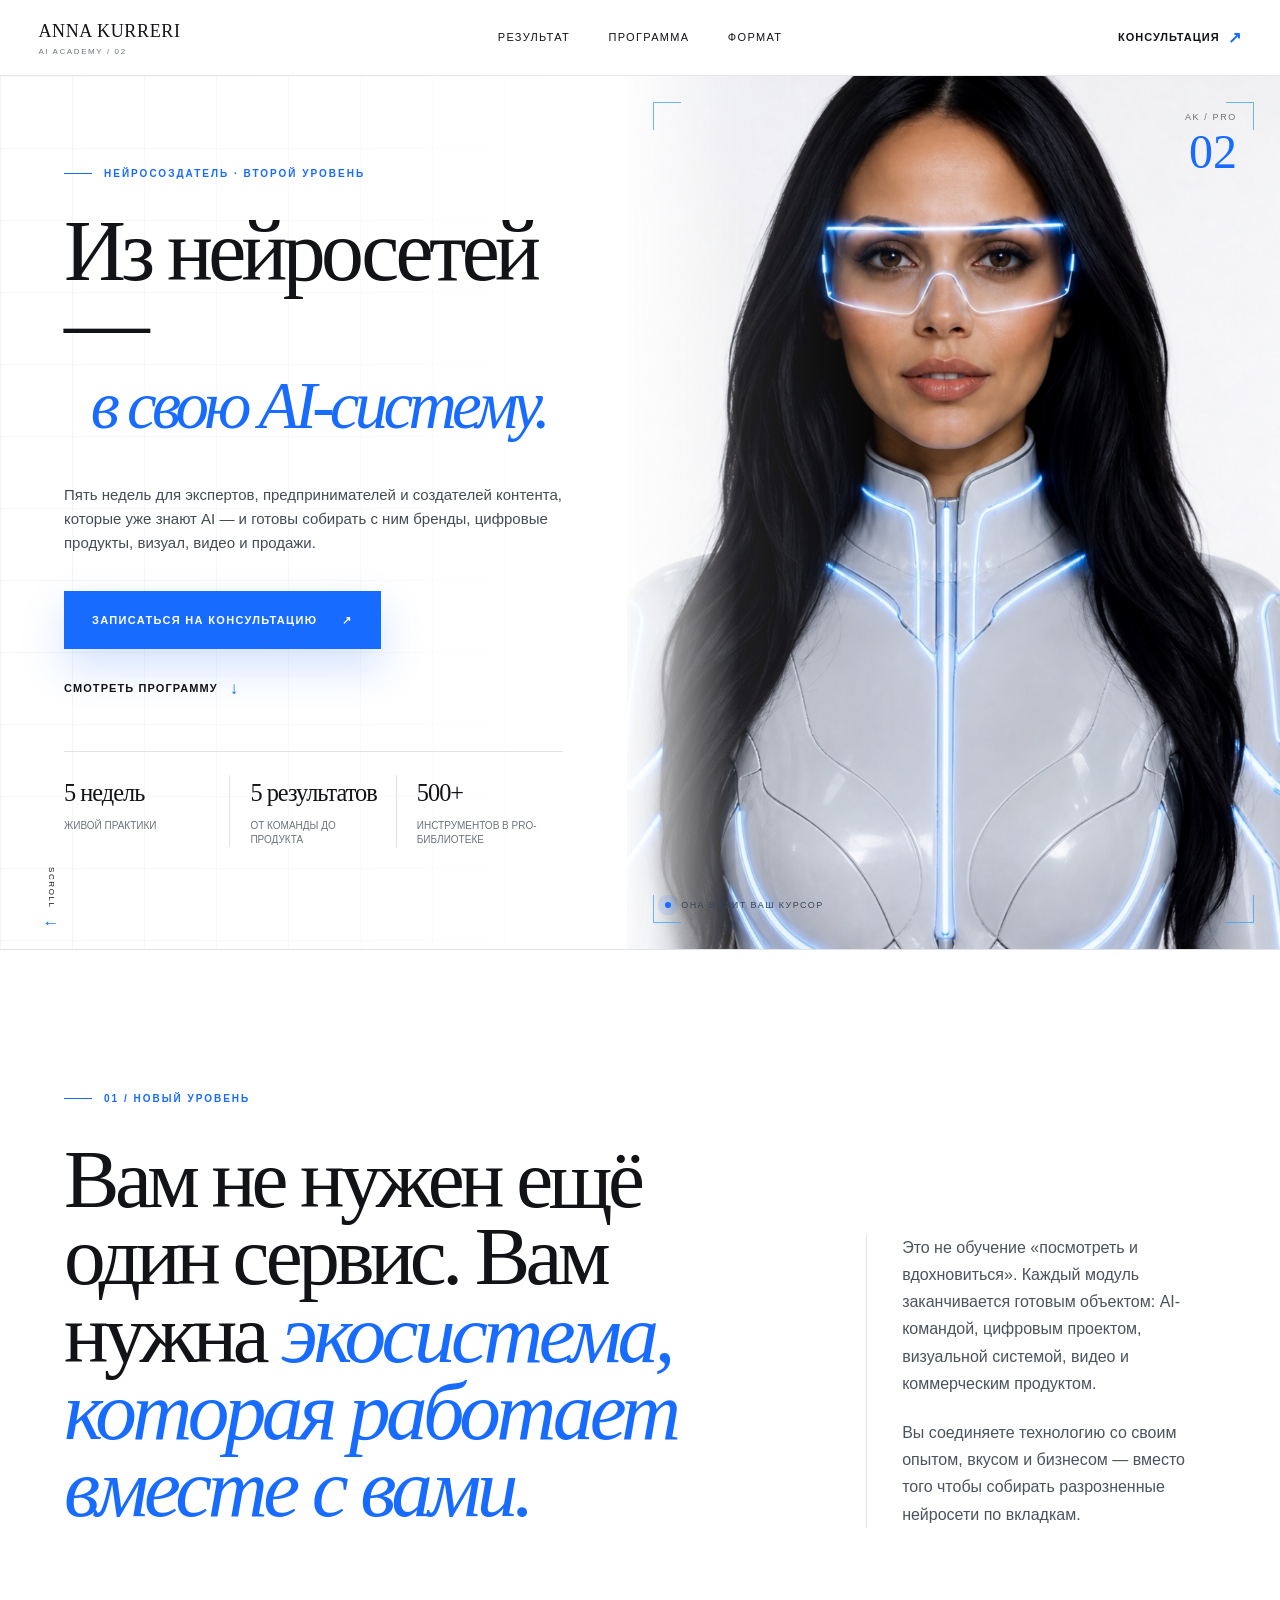
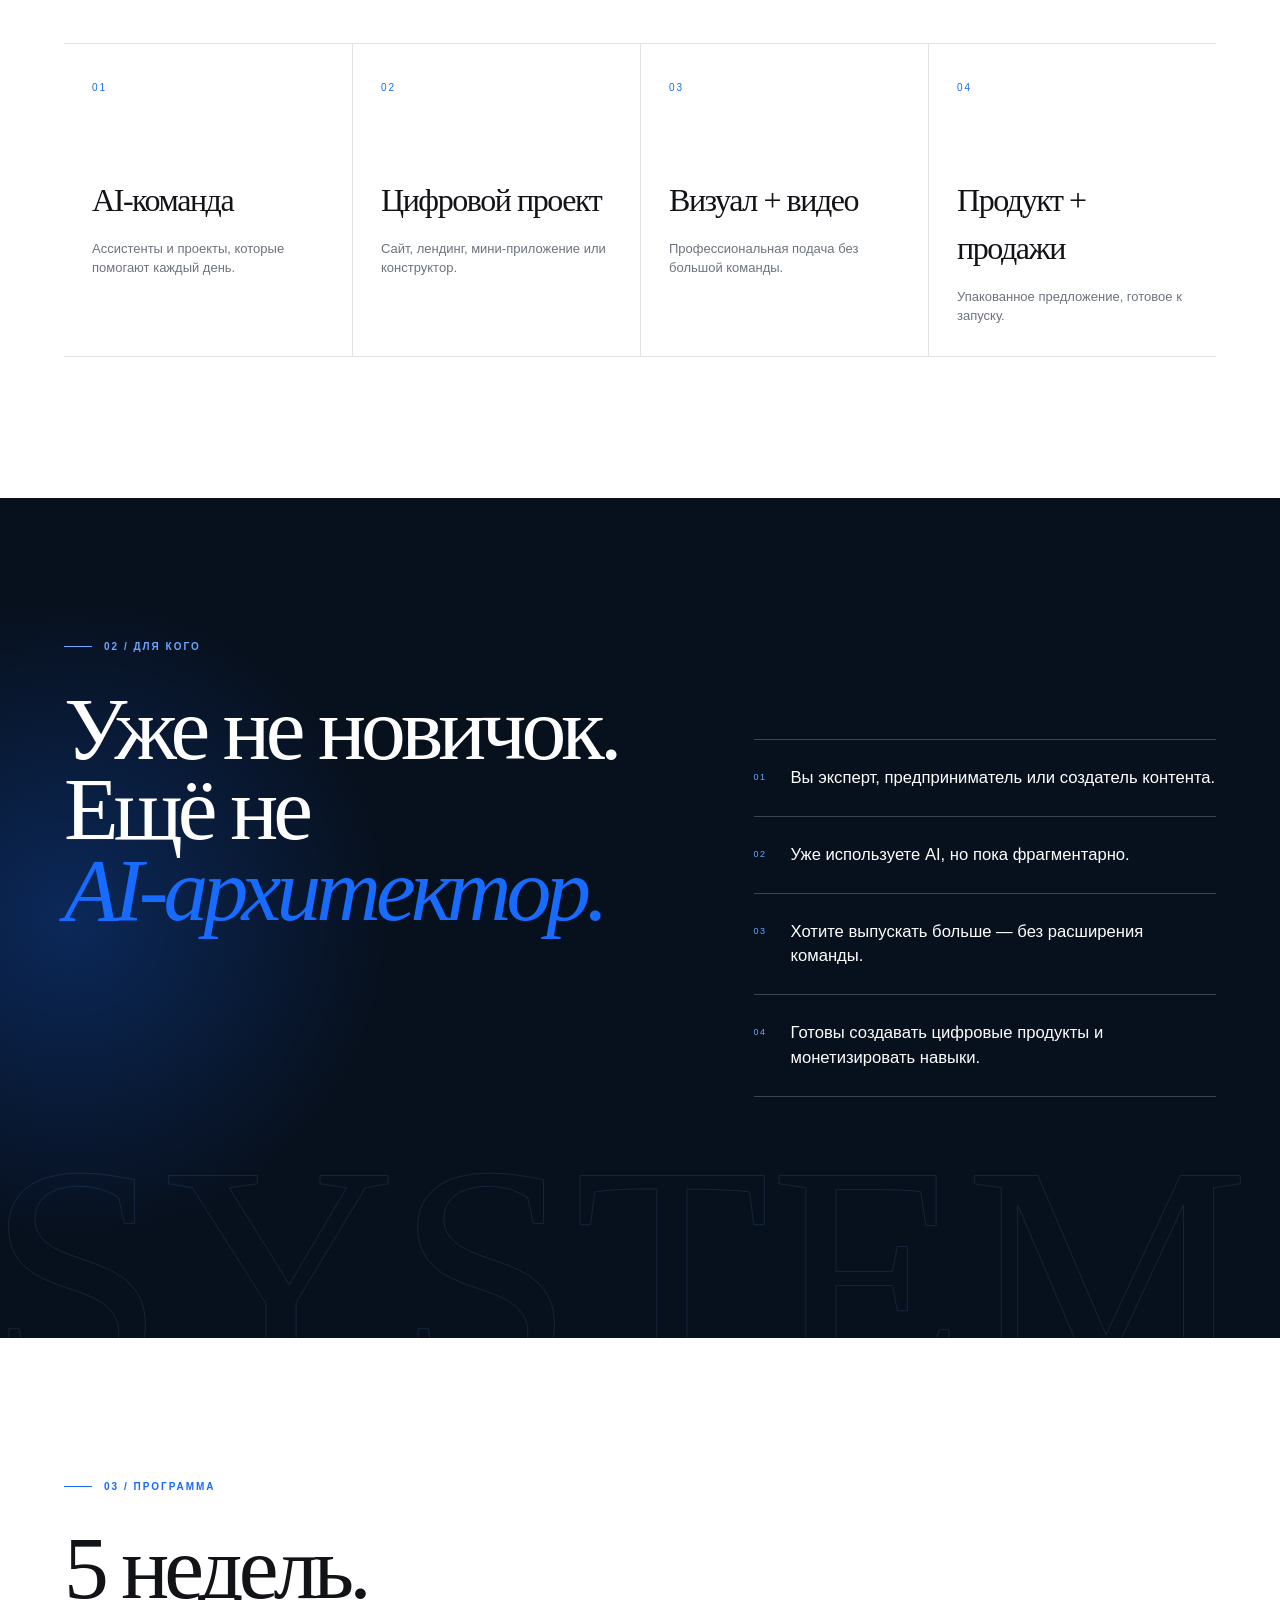
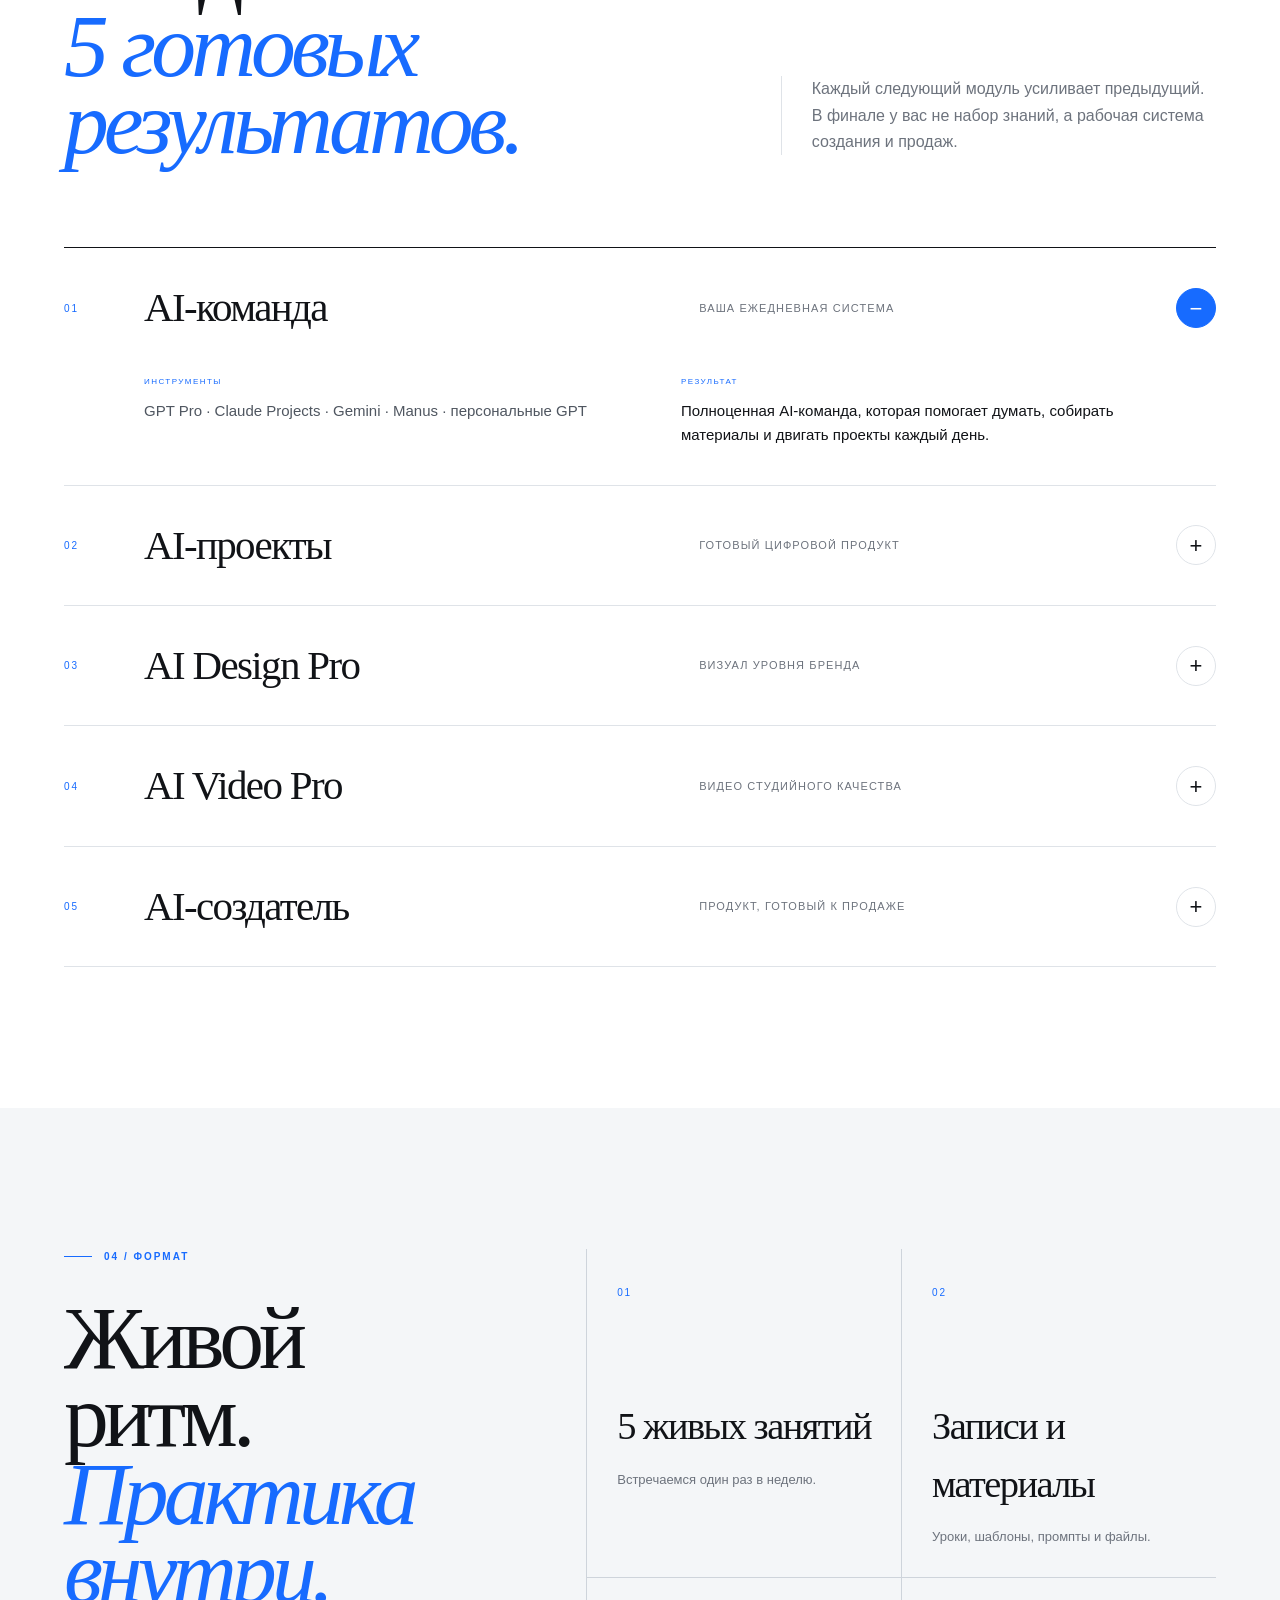
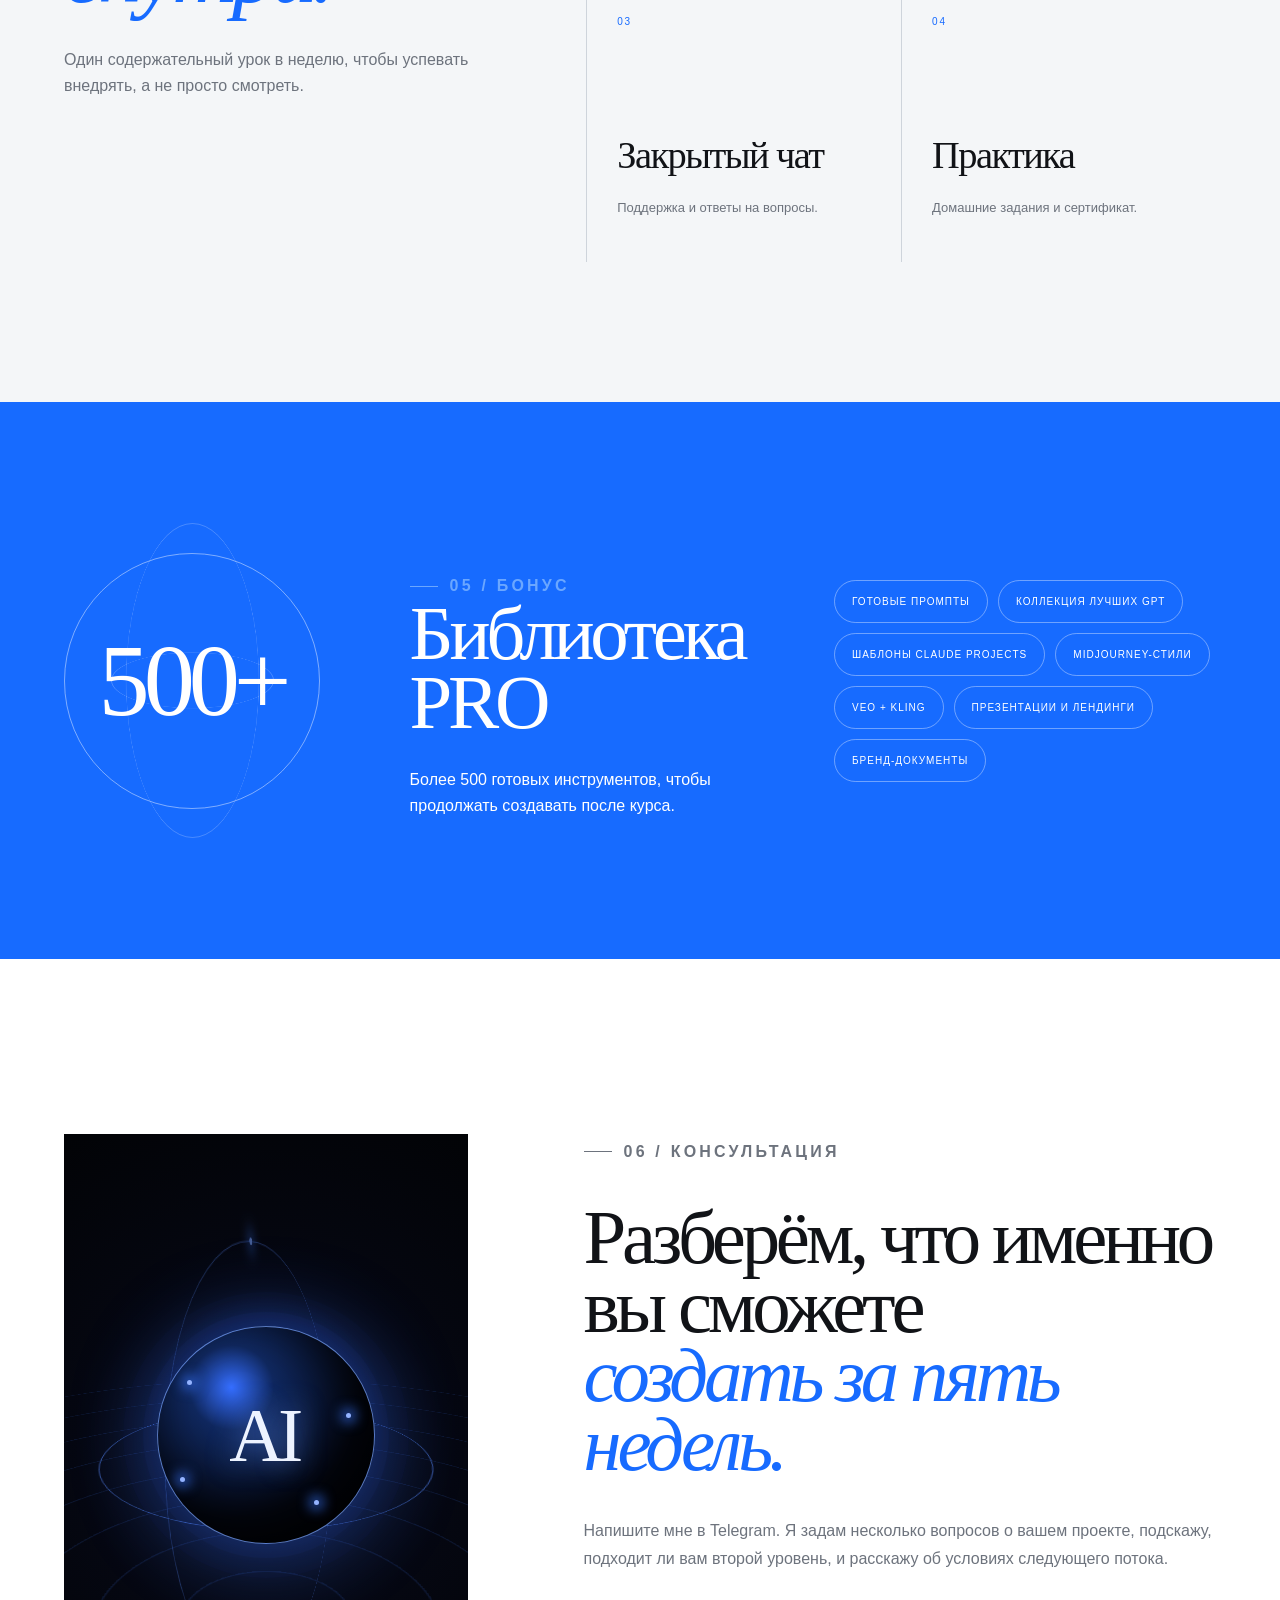
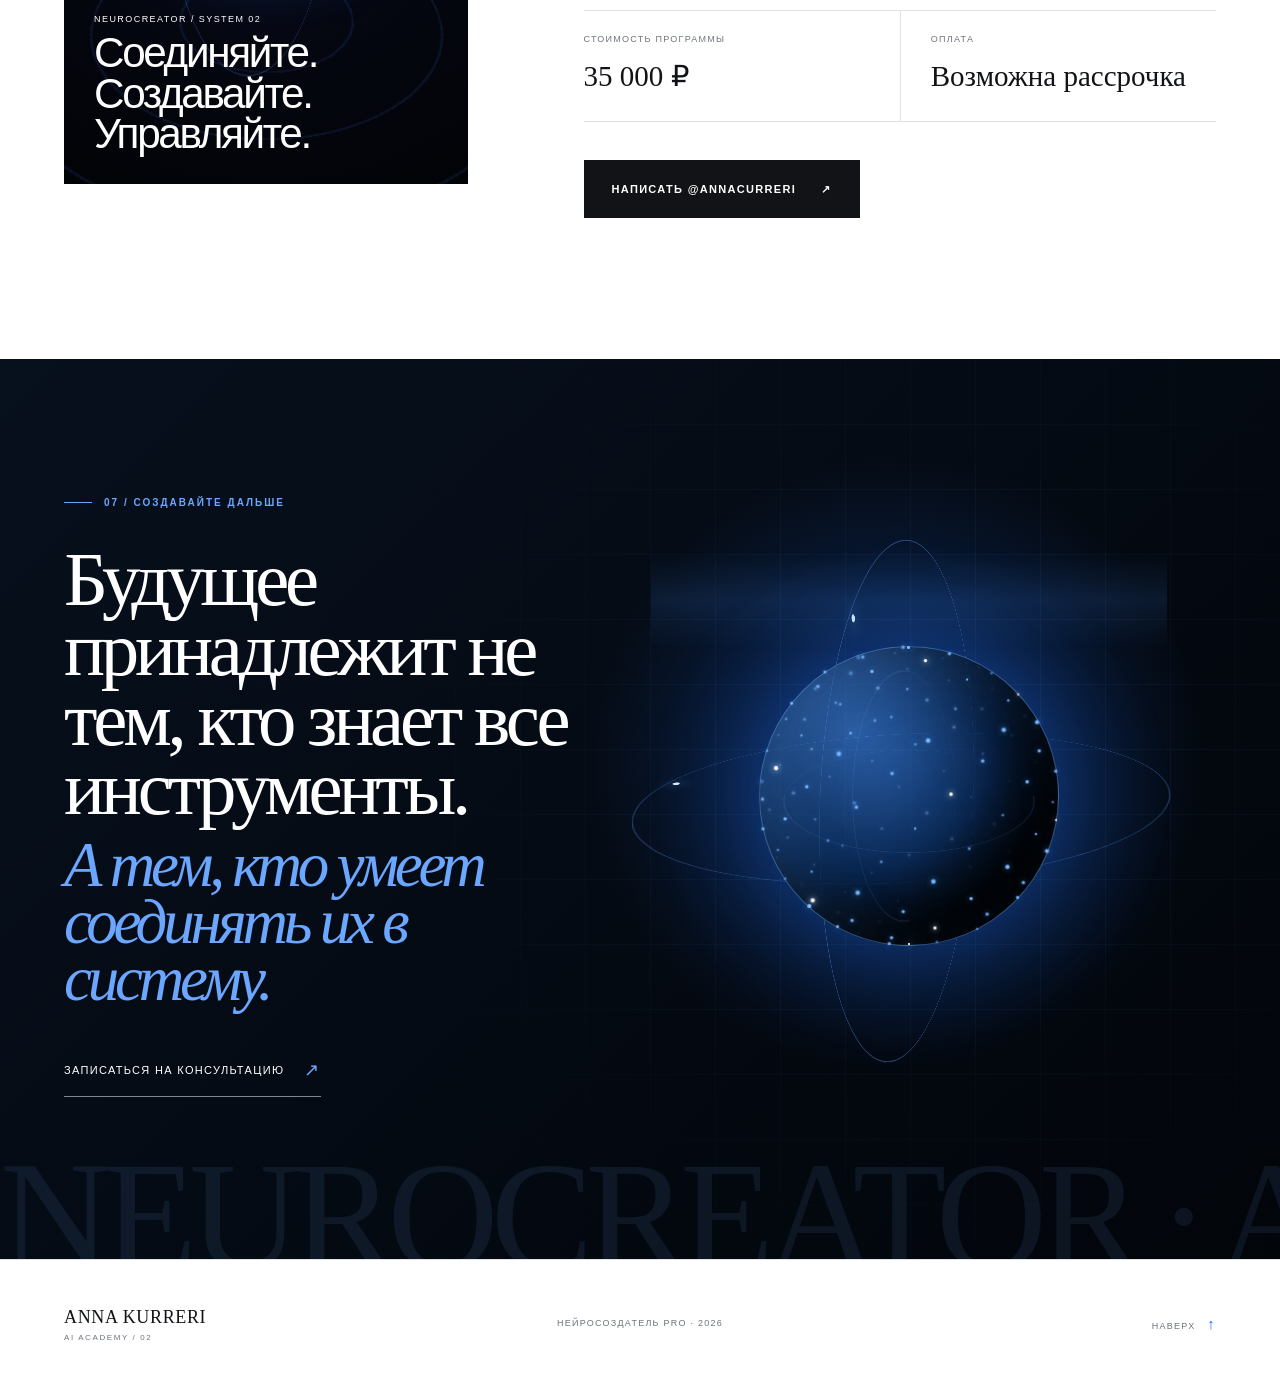
<file: level-2/index.html>
<!DOCTYPE html><html lang="ru"><head><meta charSet="utf-8"/><meta name="viewport" content="width=device-width, initial-scale=1"/><link rel="stylesheet" href="./styles.css?v=3"><link rel="stylesheet" href="./assets/hero-left.css?v=3"><link rel="stylesheet" href="./assets/hero-center.css?v=3"><link rel="stylesheet" href="./assets/hero-right.css?v=3"><title>Нейросоздатель PRO — второй уровень | Анна Куррери</title><meta name="description" content="Пяти-недельная программа для экспертов, предпринимателей и создателей контента: AI-команда, цифровой проект, дизайн, видео и продукт."/><meta property="og:title" content="Нейросоздатель PRO — второй уровень"/><meta property="og:description" content="Из разрозненных нейросетей — в собственную AI-систему создания и продаж."/><meta property="og:type" content="website"/><meta property="og:locale" content="ru_RU"/><meta name="twitter:card" content="summary_large_image"/><meta name="twitter:title" content="Нейросоздатель PRO — второй уровень"/><meta name="twitter:description" content="Пять недель, чтобы собрать собственную AI-систему создания и продаж."/>
<link rel="canonical" href="https://annakurreri-bit.github.io/neurocreator-pro/level-2/"><meta name="robots" content="index,follow"></head><body><main><header class="site-header"><a class="brand" href="#top" aria-label="На первый экран"><strong>ANNA KURRERI</strong><small>AI ACADEMY / 02</small></a><nav aria-label="Навигация"><a href="#result">Результат</a><a href="#program">Программа</a><a href="#format">Формат</a></nav><a class="header-cta" href="https://t.me/annacurreri?text=%D0%A5%D0%BE%D1%87%D1%83%20%D0%BD%D0%B0%20%D0%BA%D0%BE%D0%BD%D1%81%D1%83%D0%BB%D1%8C%D1%82%D0%B0%D1%86%D0%B8%D1%8E%20%D0%BF%D0%BE%20%D0%9D%D0%B5%D0%B9%D1%80%D0%BE%D1%81%D0%BE%D0%B7%D0%B4%D0%B0%D1%82%D0%B5%D0%BB%D1%8E%20PRO" target="_blank" rel="noopener noreferrer">Консультация<span aria-hidden="true">↗</span></a></header><section class="hero" id="top"><div class="hero-gridline" aria-hidden="true"></div><div class="hero-copy"><p class="eyebrow">НЕЙРОСОЗДАТЕЛЬ · ВТОРОЙ УРОВЕНЬ</p><h1>Из нейросетей —<em>в свою AI-систему.</em></h1><p class="hero-lead">Пять недель для экспертов, предпринимателей и создателей контента, которые уже знают AI — и готовы собирать с ним бренды, цифровые продукты, визуал, видео и продажи.</p><div class="hero-actions"><a class="button button-blue" href="https://t.me/annacurreri?text=%D0%A5%D0%BE%D1%87%D1%83%20%D0%BD%D0%B0%20%D0%BA%D0%BE%D0%BD%D1%81%D1%83%D0%BB%D1%8C%D1%82%D0%B0%D1%86%D0%B8%D1%8E%20%D0%BF%D0%BE%20%D0%9D%D0%B5%D0%B9%D1%80%D0%BE%D1%81%D0%BE%D0%B7%D0%B4%D0%B0%D1%82%D0%B5%D0%BB%D1%8E%20PRO" target="_blank" rel="noopener noreferrer">Записаться на консультацию<span aria-hidden="true">↗</span></a><a class="text-link" href="#program">Смотреть программу <span>↓</span></a></div><dl class="hero-facts" aria-label="Ключевые параметры программы"><div><dt>5 недель</dt><dd>живой практики</dd></div><div><dt>5 результатов</dt><dd>от команды до продукта</dd></div><div><dt>500+</dt><dd>инструментов в PRO-библиотеке</dd></div></dl></div><div class="hero-visual"><div class="video-shell"><div class="gaze-portrait" role="img" aria-label="Футуристичная девушка поворачивается вслед за курсором"><span class="gaze-layer gaze-left" aria-hidden="true"></span><span class="gaze-layer gaze-center" aria-hidden="true"></span><span class="gaze-layer gaze-right" aria-hidden="true"></span></div><div class="video-scan" aria-hidden="true"></div><div class="video-corners" aria-hidden="true"><i></i><i></i><i></i><i></i></div><div class="cursor-note"><span></span>Она видит ваш курсор</div></div><div class="hero-index" aria-hidden="true"><span>AK / PRO</span><strong>02</strong></div></div><a class="scroll-cue" href="#result" aria-label="Перейти дальше">SCROLL <span>↓</span></a></section><section class="statement section" id="result"><p class="section-label" data-reveal="true">01 / НОВЫЙ УРОВЕНЬ</p><div class="statement-grid"><h2 data-reveal="true">Вам не нужен ещё один сервис. Вам нужна<!-- --> <em>экосистема, которая работает вместе с вами.</em></h2><div class="statement-copy" data-reveal="true"><p>Это не обучение «посмотреть и вдохновиться». Каждый модуль заканчивается готовым объектом: AI-командой, цифровым проектом, визуальной системой, видео и коммерческим продуктом.</p><p>Вы соединяете технологию со своим опытом, вкусом и бизнесом — вместо того чтобы собирать разрозненные нейросети по вкладкам.</p></div></div><div class="outcome-grid"><article class="outcome-card" data-reveal="true"><span>0<!-- -->1</span><h3>AI-команда</h3><p>Ассистенты и проекты, которые помогают каждый день.</p></article><article class="outcome-card" data-reveal="true"><span>0<!-- -->2</span><h3>Цифровой проект</h3><p>Сайт, лендинг, мини-приложение или конструктор.</p></article><article class="outcome-card" data-reveal="true"><span>0<!-- -->3</span><h3>Визуал + видео</h3><p>Профессиональная подача без большой команды.</p></article><article class="outcome-card" data-reveal="true"><span>0<!-- -->4</span><h3>Продукт + продажи</h3><p>Упакованное предложение, готовое к запуску.</p></article></div></section><section class="system-section section"><div class="system-word" aria-hidden="true">SYSTEM</div><div class="system-copy" data-reveal="true"><p class="section-label section-label-light">02 / ДЛЯ КОГО</p><h2>Уже не новичок.<br/>Ещё не <em>AI-архитектор.</em></h2></div><div class="audience-list"><p data-reveal="true"><span>01</span>Вы эксперт, предприниматель или создатель контента.</p><p data-reveal="true"><span>02</span>Уже используете AI, но пока фрагментарно.</p><p data-reveal="true"><span>03</span>Хотите выпускать больше — без расширения команды.</p><p data-reveal="true"><span>04</span>Готовы создавать цифровые продукты и монетизировать навыки.</p></div></section><section class="program section" id="program"><div class="section-heading" data-reveal="true"><div><p class="section-label">03 / ПРОГРАММА</p><h2>5 недель.<br/><em>5 готовых результатов.</em></h2></div><p>Каждый следующий модуль усиливает предыдущий. В финале у вас не набор знаний, а рабочая система создания и продаж.</p></div><div class="module-list"><article class="module is-open" data-reveal="true"><button type="button" class="module-head" aria-expanded="true" aria-controls="module-01"><span class="module-number">01</span><h3>AI-команда</h3><span class="module-kicker">Ваша ежедневная система</span><span class="module-plus" aria-hidden="true">−</span></button><div class="module-body" id="module-01"><p><small>ИНСТРУМЕНТЫ</small>GPT Pro · Claude Projects · Gemini · Manus · персональные GPT</p><p><small>РЕЗУЛЬТАТ</small><strong>Полноценная AI-команда, которая помогает думать, собирать материалы и двигать проекты каждый день.</strong></p></div></article><article class="module" data-reveal="true"><button type="button" class="module-head" aria-expanded="false" aria-controls="module-02"><span class="module-number">02</span><h3>AI-проекты</h3><span class="module-kicker">Готовый цифровой продукт</span><span class="module-plus" aria-hidden="true">+</span></button><div class="module-body" id="module-02" hidden=""><p><small>ИНСТРУМЕНТЫ</small>Сайты · лендинги · мини-приложения · AI-конструкторы · генерация кода</p><p><small>РЕЗУЛЬТАТ</small><strong>Собственный сайт, лендинг или мини-приложение, созданные без команды разработчиков.</strong></p></div></article><article class="module" data-reveal="true"><button type="button" class="module-head" aria-expanded="false" aria-controls="module-03"><span class="module-number">03</span><h3>AI Design Pro</h3><span class="module-kicker">Визуал уровня бренда</span><span class="module-plus" aria-hidden="true">+</span></button><div class="module-body" id="module-03" hidden=""><p><small>ИНСТРУМЕНТЫ</small>Midjourney Pro · Pinterest-эстетика · fashion-визуал · каталоги · лукбуки</p><p><small>РЕЗУЛЬТАТ</small><strong>Выразительная визуальная система, которая выглядит как работа дорогого агентства.</strong></p></div></article><article class="module" data-reveal="true"><button type="button" class="module-head" aria-expanded="false" aria-controls="module-04"><span class="module-number">04</span><h3>AI Video Pro</h3><span class="module-kicker">Видео студийного качества</span><span class="module-plus" aria-hidden="true">+</span></button><div class="module-body" id="module-04" hidden=""><p><small>ИНСТРУМЕНТЫ</small>Veo · Kling · Sora · цифровые аватары · персонажи · кинематографичный монтаж</p><p><small>РЕЗУЛЬТАТ</small><strong>Видео студийного уровня без большой съёмочной команды и бесконечного продакшена.</strong></p></div></article><article class="module" data-reveal="true"><button type="button" class="module-head" aria-expanded="false" aria-controls="module-05"><span class="module-number">05</span><h3>AI-создатель</h3><span class="module-kicker">Продукт, готовый к продаже</span><span class="module-plus" aria-hidden="true">+</span></button><div class="module-body" id="module-05" hidden=""><p><small>ИНСТРУМЕНТЫ</small>Курс · PDF · чек-листы · книги · лид-магниты · продуктовая линейка</p><p><small>РЕЗУЛЬТАТ</small><strong>Упакованный коммерческий продукт и система продаж, которую можно запускать сразу.</strong></p></div></article></div></section><section class="format section" id="format"><div class="format-intro" data-reveal="true"><p class="section-label">04 / ФОРМАТ</p><h2>Живой ритм.<br/><em>Практика внутри.</em></h2><p>Один содержательный урок в неделю, чтобы успевать внедрять, а не просто смотреть.</p></div><div class="format-grid"><article data-reveal="true"><span>01</span><h3>5 живых занятий</h3><p>Встречаемся один раз в неделю.</p></article><article data-reveal="true"><span>02</span><h3>Записи и материалы</h3><p>Уроки, шаблоны, промпты и файлы.</p></article><article data-reveal="true"><span>03</span><h3>Закрытый чат</h3><p>Поддержка и ответы на вопросы.</p></article><article data-reveal="true"><span>04</span><h3>Практика</h3><p>Домашние задания и сертификат.</p></article></div></section><section class="library section"><div class="library-orbit" aria-hidden="true"><span>500+</span></div><div class="library-copy" data-reveal="true"><p class="section-label section-label-light">05 / БОНУС</p><h2>Библиотека PRO</h2><p>Более 500 готовых инструментов, чтобы продолжать создавать после курса.</p></div><div class="library-tags" data-reveal="true"><span>готовые промпты</span><span>коллекция лучших GPT</span><span>шаблоны Claude Projects</span><span>Midjourney-стили</span><span>Veo + Kling</span><span>презентации и лендинги</span><span>бренд-документы</span></div></section><section class="consultation section" id="consultation"><div class="ai-emblem" data-reveal="true" aria-label="Футуристичный символ AI-системы Нейросоздатель"><div class="ai-grid" aria-hidden="true"></div><div class="ai-orbit ai-orbit-a" aria-hidden="true"></div><div class="ai-orbit ai-orbit-b" aria-hidden="true"></div><div class="ai-core" aria-hidden="true"><span>AI</span><i></i><i></i><i></i><i></i></div><div class="ai-emblem-caption"><span>NEUROCREATOR / SYSTEM 02</span><strong>Соединяйте.<br/>Создавайте.<br/>Управляйте.</strong></div></div><div class="consultation-copy" data-reveal="true"><p class="section-label">06 / КОНСУЛЬТАЦИЯ</p><h2>Разберём, что именно вы сможете<!-- --> <em>создать за пять недель.</em></h2><p>Напишите мне в Telegram. Я задам несколько вопросов о вашем проекте, подскажу, подходит ли вам второй уровень, и расскажу об условиях следующего потока.</p><div class="consultation-meta"><div><small>Стоимость программы</small><strong>35 000 ₽</strong></div><div><small>Оплата</small><strong>Возможна рассрочка</strong></div></div><a class="button button-dark" href="https://t.me/annacurreri?text=%D0%A5%D0%BE%D1%87%D1%83%20%D0%BD%D0%B0%20%D0%BA%D0%BE%D0%BD%D1%81%D1%83%D0%BB%D1%8C%D1%82%D0%B0%D1%86%D0%B8%D1%8E%20%D0%BF%D0%BE%20%D0%9D%D0%B5%D0%B9%D1%80%D0%BE%D1%81%D0%BE%D0%B7%D0%B4%D0%B0%D1%82%D0%B5%D0%BB%D1%8E%20PRO" target="_blank" rel="noopener noreferrer">Написать @annacurreri<span aria-hidden="true">↗</span></a></div></section><section class="earth-section"><div class="earth-copy" data-reveal="true"><p class="section-label section-label-light">07 / СОЗДАВАЙТЕ ДАЛЬШЕ</p><h2>Будущее принадлежит не тем, кто знает все инструменты.<em>А тем, кто умеет соединять их в систему.</em></h2><a class="earth-link" href="https://t.me/annacurreri?text=%D0%A5%D0%BE%D1%87%D1%83%20%D0%BD%D0%B0%20%D0%BA%D0%BE%D0%BD%D1%81%D1%83%D0%BB%D1%8C%D1%82%D0%B0%D1%86%D0%B8%D1%8E%20%D0%BF%D0%BE%20%D0%9D%D0%B5%D0%B9%D1%80%D0%BE%D1%81%D0%BE%D0%B7%D0%B4%D0%B0%D1%82%D0%B5%D0%BB%D1%8E%20PRO" target="_blank" rel="noopener noreferrer">Записаться на консультацию<span aria-hidden="true">↗</span></a></div><div class="earth-stage" aria-hidden="true"><div class="earth-aura"></div><div class="earth-orbit earth-orbit-one"></div><div class="earth-orbit earth-orbit-two"></div><div class="earth-core"><div class="earth-points"><i class="earth-point is-glowing" style="--x:0.000px;--y:148.000px;--z:0.000px;--size:1.60px"></i><i class="earth-point" style="--x:-18.997px;--y:145.740px;--z:17.402px;--size:2.70px"></i><i class="earth-point" style="--x:3.173px;--y:143.481px;--z:-36.155px;--size:3.80px"></i><i class="earth-point" style="--x:26.940px;--y:141.221px;--z:35.139px;--size:2.15px"></i><i class="earth-point" style="--x:-50.149px;--y:138.962px;--z:-8.871px;--size:3.25px"></i><i class="earth-point" style="--x:47.853px;--y:136.702px;--z:-30.440px;--size:1.60px"></i><i class="earth-point" style="--x:-16.064px;--y:134.443px;--z:59.759px;--size:2.70px"></i><i class="earth-point" style="--x:-30.683px;--y:132.183px;--z:-59.078px;--size:3.80px"></i><i class="earth-point" style="--x:66.578px;--y:129.924px;--z:24.314px;--size:2.15px"></i><i class="earth-point" style="--x:-69.208px;--y:127.664px;--z:28.568px;--size:3.25px"></i><i class="earth-point" style="--x:33.314px;--y:125.405px;--z:-71.189px;--size:1.60px"></i><i class="earth-point is-glowing" style="--x:24.569px;--y:123.145px;--z:78.330px;--size:2.70px"></i><i class="earth-point" style="--x:-73.877px;--y:120.885px;--z:-42.813px;--size:3.80px"></i><i class="earth-point" style="--x:86.434px;--y:118.626px;--z:-19.002px;--size:2.15px"></i><i class="earth-point" style="--x:-52.595px;--y:116.366px;--z:74.811px;--size:3.25px"></i><i class="earth-point" style="--x:-12.113px;--y:114.107px;--z:-93.471px;--size:1.60px"></i><i class="earth-point" style="--x:74.112px;--y:111.847px;--z:62.462px;--size:2.70px"></i><i class="earth-point" style="--x:-99.386px;--y:109.588px;--z:4.110px;--size:3.80px"></i><i class="earth-point" style="--x:72.233px;--y:107.328px;--z:-71.882px;--size:2.15px"></i><i class="earth-point" style="--x:-4.815px;--y:105.069px;--z:104.122px;--size:3.25px"></i><i class="earth-point" style="--x:-68.212px;--y:102.809px;--z:-81.740px;--size:1.60px"></i><i class="earth-point" style="--x:107.629px;--y:100.550px;--z:14.481px;--size:2.70px"></i><i class="earth-point is-glowing" style="--x:-90.827px;--y:98.290px;--z:63.195px;--size:3.80px"></i><i class="earth-point" style="--x:24.717px;--y:96.031px;--z:-109.869px;--size:2.15px"></i><i class="earth-point" style="--x:56.929px;--y:93.771px;--z:99.348px;--size:3.25px"></i><i class="earth-point" style="--x:-110.814px;--y:91.511px;--z:-35.353px;--size:1.60px"></i><i class="earth-point" style="--x:107.174px;--y:89.252px;--z:-49.517px;--size:2.70px"></i><i class="earth-point" style="--x:-46.225px;--y:86.992px;--z:110.452px;--size:3.80px"></i><i class="earth-point" style="--x:-41.069px;--y:84.733px;--z:-114.183px;--size:2.15px"></i><i class="earth-point" style="--x:108.782px;--y:82.473px;--z:57.173px;--size:3.25px"></i><i class="earth-point" style="--x:-120.269px;--y:80.214px;--z:31.703px;--size:1.60px"></i><i class="earth-point" style="--x:68.041px;--y:77.954px;--z:-105.819px;--size:2.70px"></i><i class="earth-point" style="--x:21.541px;--y:75.695px;--z:125.341px;--size:3.80px"></i><i class="earth-point is-glowing" style="--x:-101.592px;--y:73.435px;--z:-78.679px;--size:2.15px"></i><i class="earth-point" style="--x:129.318px;--y:71.176px;--z:-10.714px;--size:3.25px"></i><i class="earth-point" style="--x:-88.943px;--y:68.916px;--z:96.145px;--size:1.60px"></i><i class="earth-point" style="--x:0.645px;--y:66.656px;--z:-132.138px;--size:2.70px"></i><i class="earth-point" style="--x:89.532px;--y:64.397px;--z:98.696px;--size:3.80px"></i><i class="earth-point" style="--x:-133.751px;--y:62.137px;--z:-12.396px;--size:2.15px"></i><i class="earth-point" style="--x:107.811px;--y:59.878px;--z:-81.825px;--size:3.25px"></i><i class="earth-point" style="--x:-24.400px;--y:57.618px;--z:134.122px;--size:1.60px"></i><i class="earth-point" style="--x:-73.104px;--y:55.359px;--z:-116.169px;--size:2.70px"></i><i class="earth-point" style="--x:133.234px;--y:53.099px;--z:36.514px;--size:3.80px"></i><i class="earth-point" style="--x:-123.661px;--y:50.840px;--z:63.461px;--size:2.15px"></i><i class="earth-point is-glowing" style="--x:48.597px;--y:48.580px;--z:-131.081px;--size:3.25px"></i><i class="earth-point" style="--x:52.999px;--y:46.321px;--z:130.190px;--size:1.60px"></i><i class="earth-point" style="--x:-127.677px;--y:44.061px;--z:-60.508px;--size:2.70px"></i><i class="earth-point" style="--x:135.672px;--y:41.802px;--z:-41.829px;--size:3.80px"></i><i class="earth-point" style="--x:-72.112px;--y:39.542px;--z:123.046px;--size:2.15px"></i><i class="earth-point" style="--x:-30.071px;--y:37.282px;--z:-140.035px;--size:3.25px"></i><i class="earth-point" style="--x:117.230px;--y:35.023px;--z:83.274px;--size:1.60px"></i><i class="earth-point" style="--x:-143.220px;--y:32.763px;--z:17.849px;--size:2.70px"></i><i class="earth-point" style="--x:93.869px;--y:30.504px;--z:-110.282px;--size:3.80px"></i><i class="earth-point" style="--x:5.294px;--y:28.244px;--z:145.183px;--size:2.15px"></i><i class="earth-point" style="--x:-102.270px;--y:25.985px;--z:-103.777px;--size:3.25px"></i><i class="earth-point is-glowing" style="--x:145.895px;--y:23.725px;--z:7.460px;--size:1.60px"></i><i class="earth-point" style="--x:-112.887px;--y:21.466px;--z:93.273px;--size:2.70px"></i><i class="earth-point" style="--x:20.278px;--y:19.206px;--z:-145.341px;--size:3.80px"></i><i class="earth-point" style="--x:83.382px;--y:16.947px;--z:121.096px;--size:2.15px"></i><i class="earth-point" style="--x:-143.519px;--y:14.687px;--z:-33.023px;--size:3.25px"></i><i class="earth-point" style="--x:128.314px;--y:12.427px;--z:-72.698px;--size:1.60px"></i><i class="earth-point" style="--x:-45.562px;--y:10.168px;--z:140.445px;--size:2.70px"></i><i class="earth-point" style="--x:-61.331px;--y:7.908px;--z:-134.462px;--size:3.80px"></i><i class="earth-point" style="--x:136.146px;--y:5.649px;--z:57.760px;--size:2.15px"></i><i class="earth-point" style="--x:-139.472px;--y:3.389px;--z:49.398px;--size:3.25px"></i><i class="earth-point" style="--x:69.490px;--y:1.130px;--z:-130.667px;--size:1.60px"></i><i class="earth-point is-glowing" style="--x:37.024px;--y:-1.130px;--z:143.290px;--size:2.70px"></i><i class="earth-point" style="--x:-124.062px;--y:-3.389px;--z:-80.629px;--size:3.80px"></i><i class="earth-point" style="--x:145.876px;--y:-5.649px;--z:-24.338px;--size:2.15px"></i><i class="earth-point" style="--x:-91.060px;--y:-7.908px;--z:116.402px;--size:3.25px"></i><i class="earth-point" style="--x:-11.473px;--y:-10.168px;--z:-147.204px;--size:1.60px"></i><i class="earth-point" style="--x:107.768px;--y:-12.427px;--z:100.676px;--size:2.70px"></i><i class="earth-point" style="--x:-147.262px;--y:-14.687px;--z:-1.437px;--size:3.80px"></i><i class="earth-point" style="--x:109.377px;--y:-16.947px;--z:-98.253px;--size:2.15px"></i><i class="earth-point" style="--x:-14.255px;--y:-19.206px;--z:146.054px;--size:3.25px"></i><i class="earth-point" style="--x:-87.959px;--y:-21.466px;--z:-117.075px;--size:1.60px"></i><i class="earth-point" style="--x:143.598px;--y:-23.725px;--z:26.848px;--size:2.70px"></i><i class="earth-point is-glowing" style="--x:-123.693px;--y:-25.985px;--z:76.999px;--size:3.80px"></i><i class="earth-point" style="--x:39.082px;--y:-28.244px;--z:-139.924px;--size:2.15px"></i><i class="earth-point" style="--x:65.493px;--y:-30.504px;--z:129.168px;--size:3.25px"></i><i class="earth-point" style="--x:-135.081px;--y:-32.763px;--z:-50.830px;--size:1.60px"></i><i class="earth-point" style="--x:133.447px;--y:-35.023px;--z:-53.567px;--size:2.70px"></i><i class="earth-point" style="--x:-61.969px;--y:-37.282px;--z:129.127px;--size:3.80px"></i><i class="earth-point" style="--x:-41.354px;--y:-39.542px;--z:-136.493px;--size:2.15px"></i><i class="earth-point" style="--x:122.137px;--y:-41.802px;--z:72.382px;--size:3.25px"></i><i class="earth-point" style="--x:-138.283px;--y:-44.061px;--z:28.990px;--size:1.60px"></i><i class="earth-point" style="--x:81.961px;--y:-46.321px;--z:-114.196px;--size:2.70px"></i><i class="earth-point" style="--x:16.612px;--y:-48.580px;--z:138.809px;--size:3.80px"></i><i class="earth-point is-glowing" style="--x:-105.403px;--y:-50.840px;--z:-90.607px;--size:2.15px"></i><i class="earth-point" style="--x:138.078px;--y:-53.099px;--z:-4.361px;--size:3.25px"></i><i class="earth-point" style="--x:-98.232px;--y:-55.359px;--z:95.864px;--size:1.60px"></i><i class="earth-point" style="--x:7.625px;--y:-57.618px;--z:-136.110px;--size:2.70px"></i><i class="earth-point" style="--x:85.700px;--y:-59.878px;--z:104.758px;--size:3.80px"></i><i class="earth-point" style="--x:-132.943px;--y:-62.137px;--z:-19.210px;--size:2.15px"></i><i class="earth-point" style="--x:110.121px;--y:-64.397px;--z:-75.036px;--size:3.25px"></i><i class="earth-point" style="--x:-30.259px;--y:-66.656px;--z:128.629px;--size:1.60px"></i><i class="earth-point" style="--x:-64.007px;--y:-68.916px;--z:-114.270px;--size:2.70px"></i><i class="earth-point" style="--x:123.232px;--y:-71.176px;--z:40.643px;--size:3.80px"></i><i class="earth-point" style="--x:-117.168px;--y:-73.435px;--z:52.754px;--size:2.15px"></i><i class="earth-point is-glowing" style="--x:50.241px;--y:-75.695px;--z:-116.834px;--size:3.25px"></i><i class="earth-point" style="--x:41.422px;--y:-77.954px;--z:118.791px;--size:1.60px"></i><i class="earth-point" style="--x:-109.528px;--y:-80.214px;--z:-58.936px;--size:2.70px"></i><i class="earth-point" style="--x:119.132px;--y:-82.473px;--z:-30.163px;--size:3.80px"></i><i class="earth-point" style="--x:-66.620px;--y:-84.733px;--z:101.420px;--size:2.15px"></i><i class="earth-point" style="--x:-19.128px;--y:-86.992px;--z:-118.197px;--size:3.25px"></i><i class="earth-point" style="--x:92.631px;--y:-89.252px;--z:73.196px;--size:1.60px"></i><i class="earth-point" style="--x:-116.008px;--y:-91.511px;--z:8.472px;--size:2.70px"></i><i class="earth-point" style="--x:78.573px;--y:-93.771px;--z:-83.290px;--size:3.80px"></i><i class="earth-point" style="--x:-1.648px;--y:-96.031px;--z:112.603px;--size:2.15px"></i><i class="earth-point" style="--x:-73.540px;--y:-98.290px;--z:-82.674px;--size:3.25px"></i><i class="earth-point is-glowing" style="--x:108.033px;--y:-100.550px;--z:11.077px;--size:1.60px"></i><i class="earth-point" style="--x:-85.428px;--y:-102.809px;--z:63.533px;--size:2.70px"></i><i class="earth-point" style="--x:19.656px;--y:-105.069px;--z:-102.363px;--size:3.80px"></i><i class="earth-point" style="--x:53.431px;--y:-107.328px;--z:86.774px;--size:2.15px"></i><i class="earth-point" style="--x:-95.673px;--y:-109.588px;--z:-27.226px;--size:3.25px"></i><i class="earth-point" style="--x:86.659px;--y:-111.847px;--z:-43.409px;--size:1.60px"></i><i class="earth-point" style="--x:-33.625px;--y:-114.107px;--z:88.051px;--size:2.70px"></i><i class="earth-point" style="--x:-33.652px;--y:-116.366px;--z:-85.032px;--size:3.80px"></i><i class="earth-point" style="--x:79.598px;--y:-118.626px;--z:38.679px;--size:2.15px"></i><i class="earth-point" style="--x:-81.837px;--y:-120.885px;--z:24.359px;--size:3.25px"></i><i class="earth-point" style="--x:42.197px;--y:-123.145px;--z:-70.418px;--size:1.60px"></i><i class="earth-point is-glowing" style="--x:15.751px;--y:-125.405px;--z:77.004px;--size:2.70px"></i><i class="earth-point" style="--x:-60.614px;--y:-127.664px;--z:-43.953px;--size:3.80px"></i><i class="earth-point" style="--x:70.417px;--y:-129.924px;--z:-8.079px;--size:2.15px"></i><i class="earth-point" style="--x:-43.641px;--y:-132.183px;--z:50.270px;--size:3.25px"></i><i class="earth-point" style="--x:-1.652px;--y:-134.443px;--z:-61.858px;--size:1.60px"></i><i class="earth-point" style="--x:39.412px;--y:-136.702px;--z:40.782px;--size:2.70px"></i><i class="earth-point" style="--x:-50.833px;--y:-138.962px;--z:-3.097px;--size:3.80px"></i><i class="earth-point" style="--x:34.407px;--y:-141.221px;--z:-27.869px;--size:2.15px"></i><i class="earth-point" style="--x:-5.366px;--y:-143.481px;--z:35.895px;--size:3.25px"></i><i class="earth-point" style="--x:-14.403px;--y:-145.740px;--z:-21.361px;--size:1.60px"></i><i class="earth-point" style="--x:0.000px;--y:-148.000px;--z:0.000px;--size:2.70px"></i></div></div><div class="earth-scan"></div></div><div class="earth-marquee" aria-hidden="true">NEUROCREATOR · AI SYSTEM · PRO · LEVEL 02 ·</div></section><footer><a class="brand brand-footer" href="#top"><strong>ANNA KURRERI</strong><small>AI ACADEMY / 02</small></a><p>НЕЙРОСОЗДАТЕЛЬ PRO · 2026</p><a href="#top">Наверх <span>↑</span></a></footer></main>
<script>
(() => {
  const revealItems = document.querySelectorAll('[data-reveal]');
  const observer = new IntersectionObserver((entries) => {
    entries.forEach((entry) => {
      if (entry.isIntersecting) {
        entry.target.classList.add('is-visible');
        observer.unobserve(entry.target);
      }
    });
  }, { threshold: 0.14 });
  revealItems.forEach((item) => observer.observe(item));

  document.querySelectorAll('.module-head').forEach((button) => {
    button.addEventListener('click', () => {
      const article = button.closest('.module');
      const willOpen = !article.classList.contains('is-open');
      document.querySelectorAll('.module').forEach((module) => {
        module.classList.remove('is-open');
        const head = module.querySelector('.module-head');
        const body = module.querySelector('.module-body');
        head.setAttribute('aria-expanded', 'false');
        head.querySelector('.module-plus').textContent = '+';
        body.hidden = true;
      });
      if (willOpen) {
        article.classList.add('is-open');
        button.setAttribute('aria-expanded', 'true');
        button.querySelector('.module-plus').textContent = '−';
        article.querySelector('.module-body').hidden = false;
      }
    });
  });

  const hero = document.querySelector('.hero');
  const resetGaze = () => {
    hero.style.setProperty('--gaze-left', '0');
    hero.style.setProperty('--gaze-center', '1');
    hero.style.setProperty('--gaze-right', '0');
    hero.style.setProperty('--look-x', '0px');
    hero.style.setProperty('--look-y', '0px');
  };
  hero.addEventListener('pointermove', (event) => {
    if (event.pointerType === 'touch') return;
    const rect = hero.getBoundingClientRect();
    const x = Math.max(-1, Math.min(1, ((event.clientX - rect.left) / rect.width - 0.5) * 2));
    const y = Math.max(-1, Math.min(1, ((event.clientY - rect.top) / rect.height - 0.5) * 2));
    const intensity = Math.min(1, Math.abs(x) * 1.45);
    hero.style.setProperty('--gaze-left', (x < 0 ? intensity : 0).toFixed(3));
    hero.style.setProperty('--gaze-center', (1 - intensity).toFixed(3));
    hero.style.setProperty('--gaze-right', (x > 0 ? intensity : 0).toFixed(3));
    hero.style.setProperty('--look-x', (x * 9) + 'px');
    hero.style.setProperty('--look-y', (y * 5) + 'px');
  });
  hero.addEventListener('pointerleave', resetGaze);
  resetGaze();
})();
</script></body></html>
</file>
<file: level-2/assets/hero-left.css>
.gaze-left{background-image:url("[data-uri]");background-size:cover;background-position:center 38%;background-repeat:no-repeat}
</file>
<file: level-2/styles.css>
/*! tailwindcss v4.2.1 | MIT License | https://tailwindcss.com */
@layer theme{:root,:host{--font-sans:ui-sans-serif, system-ui, sans-serif, "Apple Color Emoji", "Segoe UI Emoji", "Segoe UI Symbol", "Noto Color Emoji";--font-mono:ui-monospace, SFMono-Regular, Menlo, Monaco, Consolas, "Liberation Mono", "Courier New", monospace;--spacing:.25rem;--default-font-family:var(--font-sans);--default-mono-font-family:var(--font-mono)}}@layer base{*,:after,:before,::backdrop{box-sizing:border-box;border:0 solid;margin:0;padding:0}::file-selector-button{box-sizing:border-box;border:0 solid;margin:0;padding:0}html,:host{-webkit-text-size-adjust:100%;tab-size:4;line-height:1.5;font-family:var(--default-font-family,ui-sans-serif, system-ui, sans-serif, "Apple Color Emoji", "Segoe UI Emoji", "Segoe UI Symbol", "Noto Color Emoji");font-feature-settings:var(--default-font-feature-settings,normal);font-variation-settings:var(--default-font-variation-settings,normal);-webkit-tap-highlight-color:transparent}hr{height:0;color:inherit;border-top-width:1px}abbr:where([title]){-webkit-text-decoration:underline dotted;text-decoration:underline dotted}h1,h2,h3,h4,h5,h6{font-size:inherit;font-weight:inherit}a{color:inherit;-webkit-text-decoration:inherit;-webkit-text-decoration:inherit;-webkit-text-decoration:inherit;-webkit-text-decoration:inherit;text-decoration:inherit}b,strong{font-weight:bolder}code,kbd,samp,pre{font-family:var(--default-mono-font-family,ui-monospace, SFMono-Regular, Menlo, Monaco, Consolas, "Liberation Mono", "Courier New", monospace);font-feature-settings:var(--default-mono-font-feature-settings,normal);font-variation-settings:var(--default-mono-font-variation-settings,normal);font-size:1em}small{font-size:80%}sub,sup{vertical-align:baseline;font-size:75%;line-height:0;position:relative}sub{bottom:-.25em}sup{top:-.5em}table{text-indent:0;border-color:inherit;border-collapse:collapse}:-moz-focusring{outline:auto}progress{vertical-align:baseline}summary{display:list-item}ol,ul,menu{list-style:none}img,svg,video,canvas,audio,iframe,embed,object{vertical-align:middle;display:block}img,video{max-width:100%;height:auto}button,input,select,optgroup,textarea{font:inherit;font-feature-settings:inherit;font-variation-settings:inherit;letter-spacing:inherit;color:inherit;opacity:1;background-color:#0000;border-radius:0}::file-selector-button{font:inherit;font-feature-settings:inherit;font-variation-settings:inherit;letter-spacing:inherit;color:inherit;opacity:1;background-color:#0000;border-radius:0}:where(select:is([multiple],[size])) optgroup{font-weight:bolder}:where(select:is([multiple],[size])) optgroup option{padding-inline-start:20px}::file-selector-button{margin-inline-end:4px}::placeholder{opacity:1}@supports (not ((-webkit-appearance:-apple-pay-button))) or (contain-intrinsic-size:1px){::placeholder{color:currentColor}@supports (color:color-mix(in lab, red, red)){::placeholder{color:color-mix(in oklab, currentcolor 50%, transparent)}}}textarea{resize:vertical}::-webkit-search-decoration{-webkit-appearance:none}::-webkit-date-and-time-value{min-height:1lh;text-align:inherit}::-webkit-datetime-edit{display:inline-flex}::-webkit-datetime-edit-fields-wrapper{padding:0}::-webkit-datetime-edit{padding-block:0}::-webkit-datetime-edit-year-field{padding-block:0}::-webkit-datetime-edit-month-field{padding-block:0}::-webkit-datetime-edit-day-field{padding-block:0}::-webkit-datetime-edit-hour-field{padding-block:0}::-webkit-datetime-edit-minute-field{padding-block:0}::-webkit-datetime-edit-second-field{padding-block:0}::-webkit-datetime-edit-millisecond-field{padding-block:0}::-webkit-datetime-edit-meridiem-field{padding-block:0}::-webkit-calendar-picker-indicator{line-height:1}:-moz-ui-invalid{box-shadow:none}button,input:where([type=button],[type=reset],[type=submit]){appearance:button}::file-selector-button{appearance:button}::-webkit-inner-spin-button{height:auto}::-webkit-outer-spin-button{height:auto}[hidden]:where(:not([hidden=until-found])){display:none!important}}@layer components;@layer utilities{.relative{position:relative}.start{inset-inline-start:var(--spacing)}.hidden{display:none}.table{display:table}}:root{--paper:#fff;--ink:#111317;--muted:#6d737d;--line:#dfe3e8;--blue:#176bff;--blue-bright:#36a3ff;--midnight:#07101d;--display:"Bodoni 72", "Didot", "Iowan Old Style", "Times New Roman", serif;--sans:"Helvetica Neue", "Inter", Arial, sans-serif}*{box-sizing:border-box}html{scroll-behavior:smooth;background:var(--paper)}body{background:var(--paper);color:var(--ink);font-family:var(--sans);-webkit-font-smoothing:antialiased;margin:0;overflow-x:hidden}::selection{color:var(--ink);background:#b9dcff}a{color:inherit;text-decoration:none}button,a{-webkit-tap-highlight-color:transparent}button{font:inherit}.site-header{z-index:50;-webkit-backdrop-filter:blur(18px);backdrop-filter:blur(18px);background:#ffffffe0;border-bottom:1px solid #1113171a;grid-template-columns:1fr auto 1fr;align-items:center;height:76px;padding:0 3vw;display:grid;position:fixed;top:0;left:0;right:0}.brand{letter-spacing:.04em;flex-direction:column;justify-self:start;align-items:flex-start;gap:1px;display:inline-flex}.brand strong{font-family:var(--display);font-size:18px;font-weight:500}.brand small{color:var(--muted);letter-spacing:.2em;font-size:8px}.site-header nav{gap:clamp(22px,3vw,54px);display:flex}.site-header nav a{letter-spacing:.12em;text-transform:uppercase;font-size:11px}.site-header nav a:hover{color:var(--blue)}.header-cta{letter-spacing:.09em;text-transform:uppercase;justify-self:end;align-items:center;gap:8px;font-size:11px;font-weight:650;display:inline-flex}.header-cta span{color:var(--blue);font-size:16px}.hero{--look-x:0px;--look-y:0px;--turn:0deg;border-bottom:1px solid var(--line);background:#fff;grid-template-columns:49% 51%;min-height:100svh;padding-top:76px;display:grid;position:relative;overflow:hidden}.hero-gridline{pointer-events:none;background-image:linear-gradient(#1113170b 1px,#0000 1px),linear-gradient(90deg,#1113170b 1px,#0000 1px);background-size:72px 72px;position:absolute;inset:76px 0 0;-webkit-mask-image:linear-gradient(90deg,#000 0%,#0000 49%);mask-image:linear-gradient(90deg,#000 0%,#0000 49%)}.hero-copy{z-index:2;align-self:center;padding:7vw 5vw 8vw;position:relative}.eyebrow,.section-label{color:var(--blue);letter-spacing:.2em;text-transform:uppercase;align-items:center;gap:12px;margin:0 0 35px;font-size:10px;font-weight:650;display:flex}.eyebrow:before,.section-label:before{content:"";background:currentColor;width:28px;height:1px}.hero h1,.section h2,.earth-section h2{font-family:var(--display);letter-spacing:-.055em;margin:0;font-weight:400}.hero h1{max-width:760px;font-size:clamp(62px,6.7vw,112px);line-height:.83}.hero h1 em,.section h2 em,.earth-section h2 em{color:var(--blue);font-weight:400;display:block}.hero h1 em{margin-top:.14em;padding-left:.4em;font-size:.78em;line-height:1.16}.hero-lead{color:#454b55;max-width:610px;margin:38px 0 0;font-size:clamp(15px,1.15vw,19px);line-height:1.62}.hero-actions{flex-wrap:wrap;align-items:center;gap:27px;margin-top:35px;display:flex}.button{letter-spacing:.12em;text-transform:uppercase;border:0;justify-content:center;align-items:center;gap:25px;min-height:58px;padding:0 28px;font-size:11px;font-weight:700;transition:transform .18s,background .18s,color .18s;display:inline-flex}.button:hover{transform:translateY(-3px)}.button-blue{background:var(--blue);color:#fff;box-shadow:0 18px 45px #176bff33}.button-blue:hover{background:#0059ea}.text-link{letter-spacing:.1em;text-transform:uppercase;align-items:center;gap:12px;font-size:11px;font-weight:650;display:inline-flex}.text-link span{color:var(--blue);font-size:17px}.hero-facts{border-top:1px solid var(--line);grid-template-columns:repeat(3,1fr);max-width:660px;margin:50px 0 0;padding-top:23px;display:grid}.hero-facts div{border-right:1px solid var(--line);padding-right:18px}.hero-facts div+div{padding-left:20px}.hero-facts div:last-child{border:0}.hero-facts dt{font-family:var(--display);letter-spacing:-.04em;font-size:clamp(21px,1.9vw,29px)}.hero-facts dd{color:var(--muted);text-transform:uppercase;margin:7px 0 0;font-size:10px;line-height:1.4}.hero-visual{min-height:calc(100svh - 76px);position:relative;overflow:hidden}.video-shell{perspective:1000px;background:#f5f7f9;height:100%;position:relative;overflow:hidden}.video-shell:after{content:"";pointer-events:none;z-index:2;background:linear-gradient(90deg,#ffffffeb 0%,#ffffff1f 17%,#0000 44%);position:absolute;inset:0}.gaze-portrait{height:100%;transform:translate3d(var(--look-x,0), var(--look-y,0), 0) scale(1.025);width:100%;transition:transform .18s ease-out;position:absolute;inset:0}.gaze-layer{object-fit:cover;object-position:center 38%;will-change:opacity;width:108%;height:108%;transition:opacity .15s linear;position:absolute;inset:-4%}.gaze-left{opacity:var(--gaze-left,0)}.gaze-center{opacity:var(--gaze-center,1)}.gaze-right{opacity:var(--gaze-right,0)}.video-scan{opacity:.48;pointer-events:none;z-index:3;background:linear-gradient(#0000 0%,#36a3ff1c 49%,#36a3ff80 50%,#36a3ff1c 51%,#0000 100%);height:32%;animation:5.5s linear infinite scan;position:absolute;top:-32%;left:0;right:0}.video-corners{pointer-events:none;z-index:4;position:absolute;inset:26px}.video-corners i{border-color:var(--blue-bright);opacity:.75;border-style:solid;width:28px;height:28px;position:absolute}.video-corners i:first-child{border-width:1px 0 0 1px;top:0;left:0}.video-corners i:nth-child(2){border-width:1px 1px 0 0;top:0;right:0}.video-corners i:nth-child(3){border-width:0 0 1px 1px;bottom:0;left:0}.video-corners i:nth-child(4){border-width:0 1px 1px 0;bottom:0;right:0}.cursor-note{color:#384659;letter-spacing:.16em;text-transform:uppercase;z-index:5;align-items:center;gap:10px;font-size:9px;display:flex;position:absolute;bottom:37px;left:38px}.cursor-note span{background:var(--blue);border-radius:50%;width:6px;height:6px;animation:1.8s infinite pulse;box-shadow:0 0 0 7px #176bff1f}.hero-index{color:#11131794;z-index:5;flex-direction:column;align-items:flex-end;gap:3px;display:flex;position:absolute;top:35px;right:43px}.hero-index span{letter-spacing:.18em;font-size:9px}.hero-index strong{color:var(--blue);font-family:var(--display);font-size:48px;font-weight:400;line-height:1}.scroll-cue{letter-spacing:.2em;writing-mode:vertical-rl;z-index:4;align-items:center;gap:10px;font-size:8px;display:flex;position:absolute;bottom:20px;left:3vw}.scroll-cue span{color:var(--blue);font-size:17px}.section{padding:clamp(105px,11vw,180px) 5vw}[data-reveal]{opacity:0;transition:opacity .72s,transform .72s;transform:translateY(28px)}[data-reveal].is-visible{opacity:1;transform:translateY(0)}.statement{background:#fff}.statement-grid{grid-template-columns:1.6fr .8fr;gap:8vw;display:grid}.statement h2{font-size:clamp(48px,6.5vw,108px);line-height:.93}.statement h2 em{display:inline}.statement-copy{border-left:1px solid var(--line);color:#4c535d;align-self:end;padding-left:35px;font-size:16px;line-height:1.7}.statement-copy p{margin:0}.statement-copy p+p{margin-top:22px}.outcome-grid{border-bottom:1px solid var(--line);border-top:1px solid var(--line);grid-template-columns:repeat(4,1fr);margin-top:clamp(75px,9vw,145px);display:grid}.outcome-card{min-height:265px;padding:30px 28px}.outcome-card+.outcome-card{border-left:1px solid var(--line)}.outcome-card>span{color:var(--blue);letter-spacing:.2em;font-size:10px}.outcome-card h3{font-family:var(--display);letter-spacing:-.045em;margin:78px 0 15px;font-size:clamp(27px,2.5vw,40px);font-weight:400}.outcome-card p{color:var(--muted);max-width:230px;margin:0;font-size:13px;line-height:1.5}.system-section{background:var(--midnight);color:#fff;grid-template-columns:1.15fr .85fr;gap:5vw;min-height:840px;display:grid;position:relative;overflow:hidden}.system-section:before{content:"";background:radial-gradient(circle,#176bff45,#0000 65%);width:700px;height:700px;position:absolute;top:70px;left:-280px}.system-word{color:#0000;font-family:var(--display);opacity:.13;pointer-events:none;-webkit-text-stroke:1px #76afff;white-space:nowrap;font-size:clamp(160px,25vw,430px);line-height:.7;position:absolute;bottom:-.16em;left:-.04em}.system-copy,.audience-list{z-index:2;position:relative}.section-label-light{color:#6ba7ff}.system-copy h2{font-size:clamp(56px,7vw,112px);line-height:.9}.audience-list{border-top:1px solid #ffffff38;align-self:center}.audience-list p{border-bottom:1px solid #ffffff38;grid-template-columns:auto 1fr;align-items:flex-start;gap:24px;margin:0;padding:26px 0;font-size:clamp(15px,1.3vw,19px);line-height:1.45;display:grid}.audience-list span{color:#6ba7ff;letter-spacing:.16em;padding-top:5px;font-size:9px}.section-heading{grid-template-columns:1.2fr .8fr;align-items:end;gap:5vw;margin-bottom:85px;display:grid}.section-heading h2,.format-intro h2{font-size:clamp(58px,7vw,110px);line-height:.87}.section-heading>p{border-left:1px solid var(--line);color:var(--muted);max-width:520px;margin:0 0 7px;padding-left:30px;font-size:16px;line-height:1.65}.module-list{border-top:1px solid var(--ink)}.module{border-bottom:1px solid var(--line)}.module-head{color:inherit;cursor:pointer;text-align:left;background:0 0;border:0;grid-template-columns:60px 1fr .85fr 42px;align-items:center;gap:20px;width:100%;padding:29px 0;display:grid}.module-number{color:var(--blue);letter-spacing:.2em;font-size:10px}.module-head h3{font-family:var(--display);letter-spacing:-.04em;margin:0;font-size:clamp(31px,3.2vw,51px);font-weight:400}.module-kicker{color:var(--muted);letter-spacing:.1em;text-transform:uppercase;font-size:11px}.module-plus{border:1px solid var(--line);border-radius:50%;justify-content:center;justify-self:end;align-items:center;width:40px;height:40px;font-size:22px;transition:color .18s,border-color .18s,background .18s;display:flex}.module-head:hover .module-plus,.module.is-open .module-plus{background:var(--blue);border-color:var(--blue);color:#fff}.module-body{grid-template-columns:1fr 1fr;gap:5vw;padding:8px 62px 38px 80px;animation:.28s both revealBody;display:grid}.module-body p{color:#4f5660;margin:0;font-size:15px;line-height:1.6}.module-body small{color:var(--blue);letter-spacing:.18em;margin-bottom:10px;font-size:8px;display:block}.module-body strong{color:var(--ink);font-weight:500}.format{background:#f4f6f8;grid-template-columns:.8fr 1.2fr;gap:8vw;display:grid}.format-intro p:last-child{color:var(--muted);max-width:420px;margin:36px 0 0;font-size:16px;line-height:1.65}.format-grid{grid-template-columns:repeat(2,1fr);display:grid}.format-grid article{border-left:1px solid #ced4db;min-height:285px;padding:30px}.format-grid article:nth-child(n+3){border-top:1px solid #ced4db}.format-grid span{color:var(--blue);letter-spacing:.18em;font-size:10px}.format-grid h3{font-family:var(--display);letter-spacing:-.04em;margin:95px 0 14px;font-size:clamp(30px,3vw,48px);font-weight:400}.format-grid p{color:var(--muted);margin:0;font-size:13px;line-height:1.5}.library{background:var(--blue);color:#fff;grid-template-columns:auto .9fr 1.1fr;align-items:center;gap:7vw;display:grid;overflow:hidden}.library-orbit{border:1px solid #ffffff73;border-radius:50%;justify-content:center;align-items:center;width:clamp(190px,20vw,330px);height:clamp(190px,20vw,330px);display:flex;position:relative}.library-orbit:before,.library-orbit:after{content:"";border:1px solid #ffffff38;border-radius:50%;position:absolute;inset:18%;transform:rotateX(70deg)}.library-orbit:after{inset:-12%;transform:rotateY(65deg)}.library-orbit span{font-family:var(--display);letter-spacing:-.06em;font-size:clamp(65px,8vw,125px)}.library-copy h2{font-size:clamp(55px,6vw,98px);line-height:.9}.library-copy p{max-width:450px;margin:30px 0 0;font-size:16px;line-height:1.6}.library-tags{flex-wrap:wrap;gap:10px;display:flex}.library-tags span{letter-spacing:.1em;text-transform:uppercase;border:1px solid #ffffff61;border-radius:100px;padding:13px 17px;font-size:10px}.consultation{grid-template-columns:.78fr 1.22fr;align-items:center;gap:9vw;display:grid}.ai-emblem{perspective:900px;background:radial-gradient(circle at 50% 43%,#1d57ff4d,#0000 28%),radial-gradient(circle,#101933 0,#050711 48%,#020306 100%);justify-content:center;align-items:center;min-height:650px;display:flex;position:relative;overflow:hidden}.ai-emblem:before{content:"";background-color:#0000;background-image:linear-gradient(90deg,#0000 49.7%,#326fff38 50%,#0000 50.3%),linear-gradient(#0000 49.7%,#326fff2e 50%,#0000 50.3%);background-position:0 0,0 0;background-repeat:repeat,repeat;background-size:86px 86px;background-attachment:scroll,scroll;background-origin:padding-box,padding-box;background-clip:border-box,border-box;position:absolute;inset:0;-webkit-mask-image:radial-gradient(circle,#000,#0000 70%);mask-image:radial-gradient(circle,#000,#0000 70%)}.ai-grid{background:repeating-radial-gradient(circle,#0000 0 61px,#3c78ff21 62px 63px);position:absolute;inset:-25%;transform:rotateX(65deg)translateY(28%)}.ai-orbit{border:1px solid #568bff94;border-radius:50%;width:330px;height:330px;position:absolute}.ai-orbit:after{content:"";background:#77a1ff;border-radius:50%;width:7px;height:7px;position:absolute;top:-4px;left:50%;box-shadow:0 0 18px 5px #3675ffcc}.ai-orbit-a{animation:13s linear infinite orbit-a;transform:rotateX(69deg)rotate(12deg)}.ai-orbit-b{opacity:.55;width:425px;height:425px;animation:17s linear infinite reverse orbit-b;transform:rotateY(68deg)rotate(-12deg)}.ai-core{color:#edf3ff;z-index:2;background:radial-gradient(circle at 34% 28%,#356eff 0,#10285f 20%,#040815 62%,#010205 100%);border:1px solid #78a3ffb8;border-radius:50%;justify-content:center;align-items:center;width:218px;height:218px;display:flex;position:relative;transform:translateY(-24px);box-shadow:0 0 0 14px #2f69ff0a,0 0 0 34px #2f69ff06,0 0 86px #2b68ff7a,inset -24px -28px 56px #000000d1}.ai-core span{font-family:var(--display);letter-spacing:-.08em;text-shadow:0 0 28px #6799ffb8;font-size:76px;font-weight:400;transform:translate(-3px)}.ai-core i{background:#94b3ff;border-radius:50%;width:5px;height:5px;position:absolute;box-shadow:0 0 13px 4px #3975ffe6}.ai-core i:first-of-type{top:53px;left:29px}.ai-core i:nth-of-type(2){top:86px;right:23px}.ai-core i:nth-of-type(3){bottom:38px;right:55px}.ai-core i:nth-of-type(4){bottom:61px;left:22px}.ai-emblem-caption{color:#fff;z-index:2;flex-direction:column;display:flex;position:absolute;bottom:30px;left:30px}.ai-emblem-caption span{letter-spacing:.16em;text-transform:uppercase;margin-bottom:7px;font-size:9px}.ai-emblem-caption strong{letter-spacing:-.055em;font-size:clamp(28px,3.3vw,48px);font-weight:500;line-height:.95}@keyframes orbit-a{to{transform:rotateX(69deg)rotate(372deg)}}@keyframes orbit-b{to{transform:rotateY(68deg)rotate(348deg)}}.consultation-copy h2{font-size:clamp(54px,6vw,98px);line-height:.9}.consultation-copy>p{color:var(--muted);max-width:690px;margin:38px 0;font-size:16px;line-height:1.7}.consultation-meta{border-bottom:1px solid var(--line);border-top:1px solid var(--line);grid-template-columns:repeat(2,1fr);margin:0 0 38px;display:grid}.consultation-meta div{flex-direction:column;gap:9px;padding:22px 0;display:flex}.consultation-meta div+div{border-left:1px solid var(--line);padding-left:30px}.consultation-meta small{color:var(--muted);letter-spacing:.14em;text-transform:uppercase;font-size:9px}.consultation-meta strong{font-family:var(--display);font-size:29px;font-weight:400}.button-dark{background:var(--ink);color:#fff}.button-dark:hover{background:var(--blue)}.earth-section{color:#fff;background:radial-gradient(circle at 70% 45%,#0d2c62 0%,#0000 30%),linear-gradient(135deg,#07101d,#02050a);grid-template-columns:1fr 1fr;align-items:center;min-height:100svh;padding:9vw 5vw 11vw;display:grid;position:relative;overflow:hidden}.earth-section:before{content:"";background-image:linear-gradient(#64a2ff17 1px,#0000 1px),linear-gradient(90deg,#64a2ff17 1px,#0000 1px);background-size:65px 65px;position:absolute;inset:0;-webkit-mask-image:radial-gradient(circle at 72% 45%,#000,#0000 55%);mask-image:radial-gradient(circle at 72% 45%,#000,#0000 55%)}.earth-copy{z-index:5;position:relative}.earth-copy h2{max-width:840px;font-size:clamp(53px,6vw,100px);line-height:.91}.earth-copy h2 em{color:#6ba7ff;margin-top:.2em;font-size:.82em}.earth-link{letter-spacing:.12em;text-transform:uppercase;border-bottom:1px solid #ffffff80;align-items:center;gap:20px;margin-top:48px;padding:0 0 12px;font-size:11px;display:inline-flex}.earth-link span{color:#6ba7ff;font-size:18px}.earth-stage{perspective:1100px;z-index:3;justify-self:center;width:min(48vw,720px);height:min(48vw,720px);position:relative}.earth-aura{filter:blur(10px);background:radial-gradient(circle,#2f81ff40,#0000 66%);position:absolute;inset:5%}.earth-core{height:300px;transform-style:preserve-3d;background:radial-gradient(circle at 32% 28%,#5ca8ff59,#08254cb8 48%,#02070df2 70%);border:1px solid #70aeff73;border-radius:50%;width:300px;position:absolute;top:50%;left:50%;transform:translate(-50%,-50%);box-shadow:inset -45px -25px 70px #000000b3,inset 22px 12px 55px #5ba2ff3b,0 0 80px #176bff45}.earth-core:before,.earth-core:after{content:"";border:1px solid #6faeff2e;border-radius:50%;position:absolute;inset:8%}.earth-core:before{transform:rotateX(66deg)}.earth-core:after{transform:rotateY(66deg)}.earth-points{height:0;transform-style:preserve-3d;width:0;animation:22s linear infinite earthRotate;position:absolute;top:50%;left:50%}.earth-point{height:var(--size);left:calc(var(--size) / -2);top:calc(var(--size) / -2);transform:translate3d(var(--x), var(--y), var(--z));width:var(--size);background:#80b9ff;border-radius:50%;position:absolute;box-shadow:0 0 7px #5aa7ffbf}.earth-point.is-glowing{background:#fff;box-shadow:0 0 6px #fff,0 0 18px #3e9bff}.earth-orbit{border:1px solid #5d9fff5e;border-radius:50%;position:absolute;top:50%;left:50%}.earth-orbit:after{content:"";background:#dcecff;border-radius:50%;width:7px;height:7px;position:absolute;top:24%;left:8%;box-shadow:0 0 17px #4da4ff}.earth-orbit-one{width:540px;height:380px;animation:8s ease-in-out infinite alternate orbitFloat;transform:translate(-50%,-50%)rotateX(68deg)rotate(-15deg)}.earth-orbit-two{width:380px;height:520px;animation:10s ease-in-out -3s infinite alternate-reverse orbitFloat;transform:translate(-50%,-50%)rotateY(67deg)rotate(11deg)}.earth-scan{background:linear-gradient(#0000,#4591ff1f,#0000);height:100px;animation:6s linear infinite earthScan;position:absolute;top:10%;left:8%;right:8%}.earth-marquee{color:#75b1ff17;font-family:var(--display);letter-spacing:-.05em;white-space:nowrap;font-size:clamp(80px,12vw,210px);line-height:.7;position:absolute;bottom:-.08em;left:0}footer{border-top:1px solid var(--line);grid-template-columns:1fr auto 1fr;align-items:center;min-height:130px;padding:25px 5vw;display:grid}.brand-footer{justify-self:start}footer p,footer>a:last-child{color:var(--muted);letter-spacing:.14em;text-transform:uppercase;font-size:9px}footer>a:last-child{justify-self:end}footer>a:last-child span{color:var(--blue);margin-left:8px;font-size:15px}@keyframes scan{to{top:110%}}@keyframes pulse{50%{opacity:.5}}@keyframes revealBody{0%{opacity:0;transform:translateY(-10px)}}@keyframes earthRotate{0%{transform:rotateX(-8deg)rotateY(0)}to{transform:rotateX(-8deg)rotateY(360deg)}}@keyframes orbitFloat{to{margin-top:15px}}@keyframes earthScan{to{top:78%}}@media (width<=1120px){.hero{grid-template-columns:54% 46%}.hero h1{font-size:clamp(58px,7.3vw,84px)}.system-section,.statement-grid,.consultation{gap:6vw}.outcome-card{padding-left:20px;padding-right:20px}}@media (width<=820px){.site-header{grid-template-columns:1fr auto;height:68px;padding:0 20px}.site-header nav{display:none}.header-cta{font-size:9px}.hero{flex-direction:column;min-height:auto;padding-top:68px;display:flex}.hero-gridline{inset:68px 0 0}.hero-copy{padding:72px 24px 52px}.hero h1{max-width:650px;font-size:clamp(54px,15vw,76px)}.hero h1 em{padding-left:.12em}.hero-lead{font-size:15px}.hero-facts{gap:15px}.hero-facts div,.hero-facts div+div{border:0;padding:0}.hero-visual{min-height:70svh}.video-shell:after{background:linear-gradient(#ffffff94,#0000 24%)}.scroll-cue{display:none}.section{padding:95px 24px}.statement-grid,.system-section,.section-heading,.format,.consultation{grid-template-columns:1fr}.statement h2,.system-copy h2,.section-heading h2,.format-intro h2,.consultation-copy h2{font-size:clamp(50px,13vw,78px)}.statement-copy{border-left:0;border-top:1px solid var(--line);padding:25px 0 0}.outcome-grid{grid-template-columns:repeat(2,1fr)}.outcome-card:nth-child(3){border-left:0;border-top:1px solid var(--line)}.outcome-card:nth-child(4){border-top:1px solid var(--line)}.system-section{min-height:auto}.audience-list{margin-top:40px}.section-heading>p{border-left:0;border-top:1px solid var(--line);padding:25px 0 0}.module-head{grid-template-columns:42px 1fr 42px}.module-kicker{display:none}.module-body{grid-template-columns:1fr;padding-left:62px}.format-grid article{min-height:235px}.format-grid h3{margin-top:60px}.library{grid-template-columns:1fr}.library-orbit{justify-self:center}.ai-emblem{min-height:680px}.earth-section{grid-template-columns:1fr;padding:110px 24px 70px}.earth-copy h2{font-size:clamp(49px,12.5vw,76px)}.earth-stage{width:620px;height:620px;margin-top:10px;transform:scale(.88)}}@media (width<=520px){.brand strong{font-size:15px}.header-cta span{display:none}.hero{min-height:100svh}.hero-copy{padding:34px 24px 22px}.eyebrow,.section-label{margin-bottom:18px;font-size:8px}.hero h1{font-size:clamp(44px,12.7vw,56px);line-height:.86}.hero h1 em{margin-top:.18em;font-size:.74em}.hero-lead{margin-top:20px;font-size:13px;line-height:1.48}.button{width:100%;min-height:52px;padding:0 20px}.hero-actions{flex-direction:column;align-items:stretch;margin-top:20px}.text-link,.hero-facts{display:none}.hero-visual{min-height:58svh;margin:0 14px 14px}.hero-visual .video-shell{position:absolute;inset:0}.gaze-layer{object-position:center 24%;width:130%;inset:-3% -15%;background-position:50% 24%!important}.cursor-note{display:none}.hero-index{top:22px;right:22px}.outcome-grid,.format-grid{grid-template-columns:1fr}.outcome-card,.format-grid article{border-top:1px solid var(--line);min-height:220px;border-left:0!important}.outcome-card h3{margin-top:55px}.format-grid article{border-color:#ced4db}.module-head{grid-template-columns:34px 1fr 36px;gap:10px}.module-head h3{font-size:29px}.module-plus{width:34px;height:34px}.module-body{padding:0 0 32px 44px}.library{text-align:left}.ai-emblem{min-height:520px}.consultation-meta{grid-template-columns:1fr}.consultation-meta div+div{border-left:0;border-top:1px solid var(--line);padding-left:0}.earth-stage{transform-origin:50%;width:600px;height:480px;margin-left:-300px;left:50%;transform:scale(.72)}footer{grid-template-columns:1fr auto;gap:18px}footer p{display:none}}@media (prefers-reduced-motion:reduce){html{scroll-behavior:auto}*,:before,:after{transition-duration:.01ms!important;animation-duration:.01ms!important;animation-iteration-count:1!important}[data-reveal]{opacity:1;transform:none}}
</file>
<file: level-2/assets/hero-center.css>
.gaze-center{background-image:url("[data-uri]");background-size:cover;background-position:center 38%;background-repeat:no-repeat}
</file>
